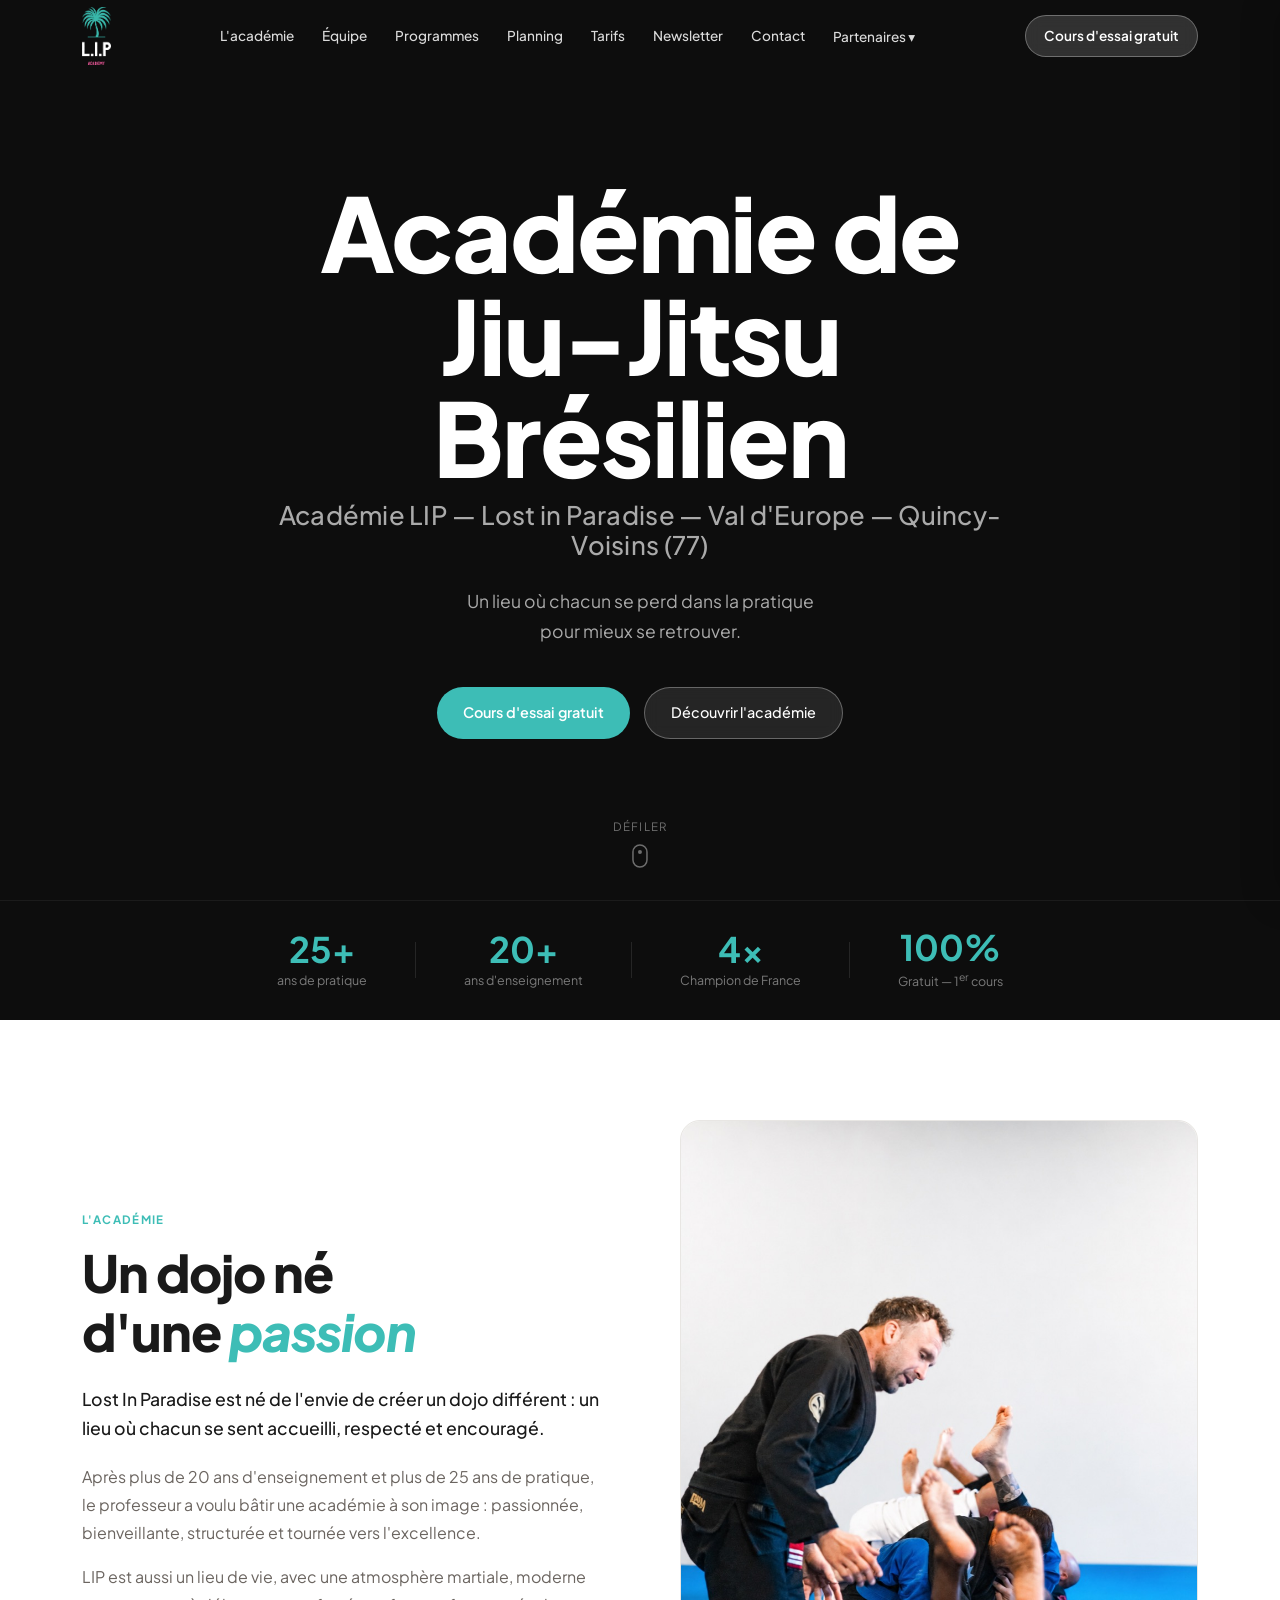
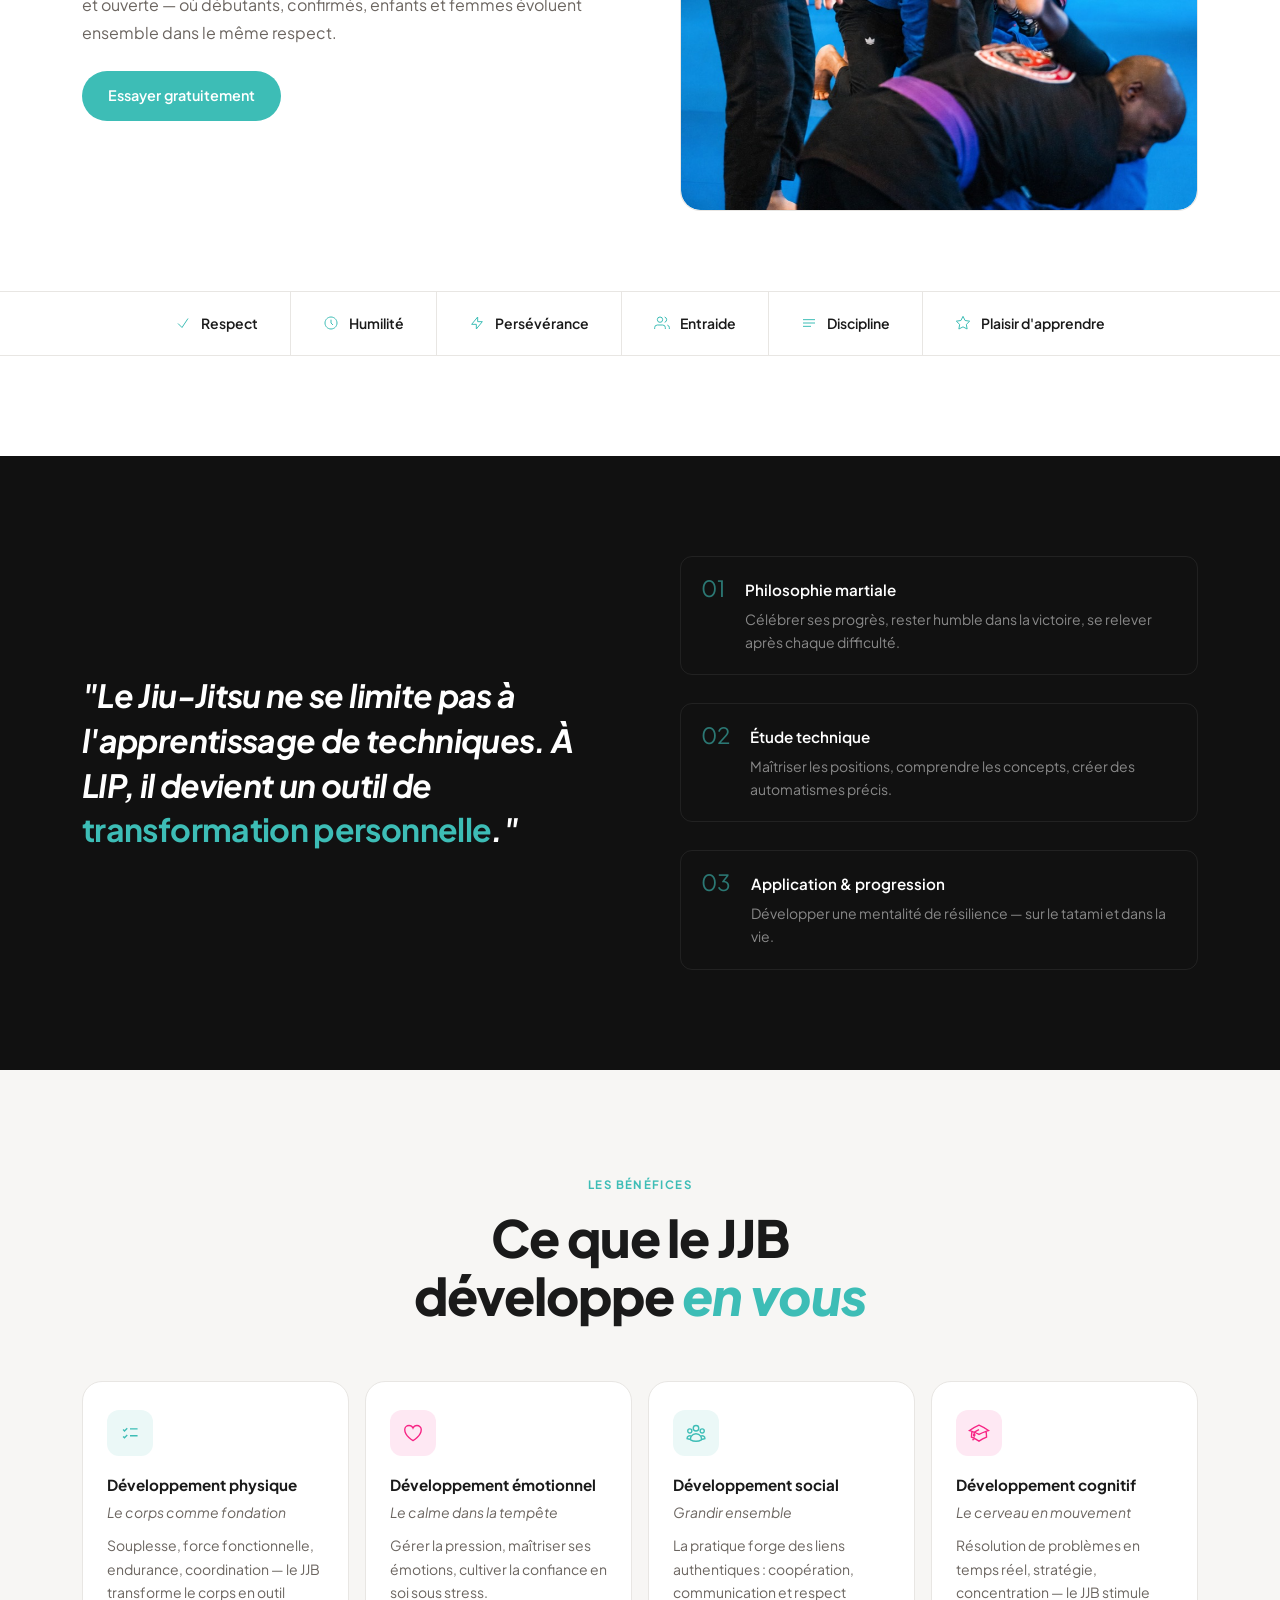
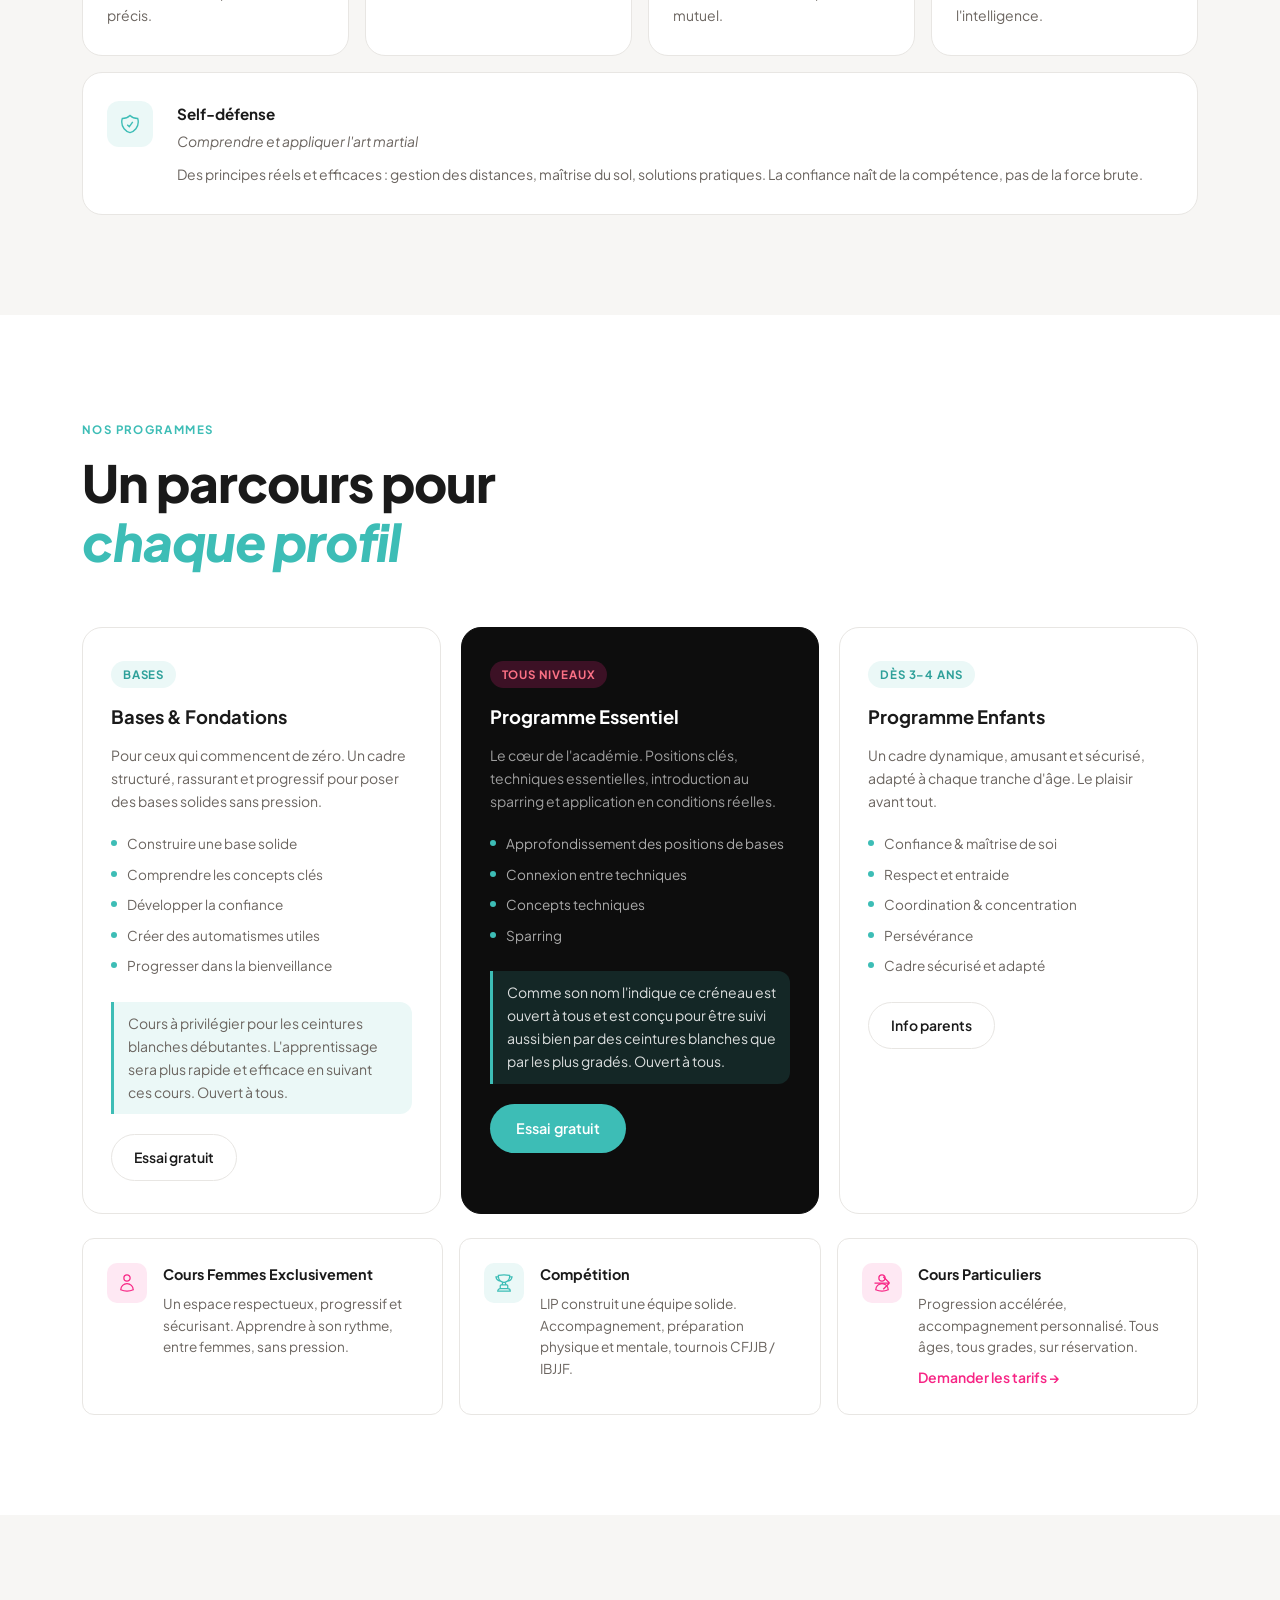
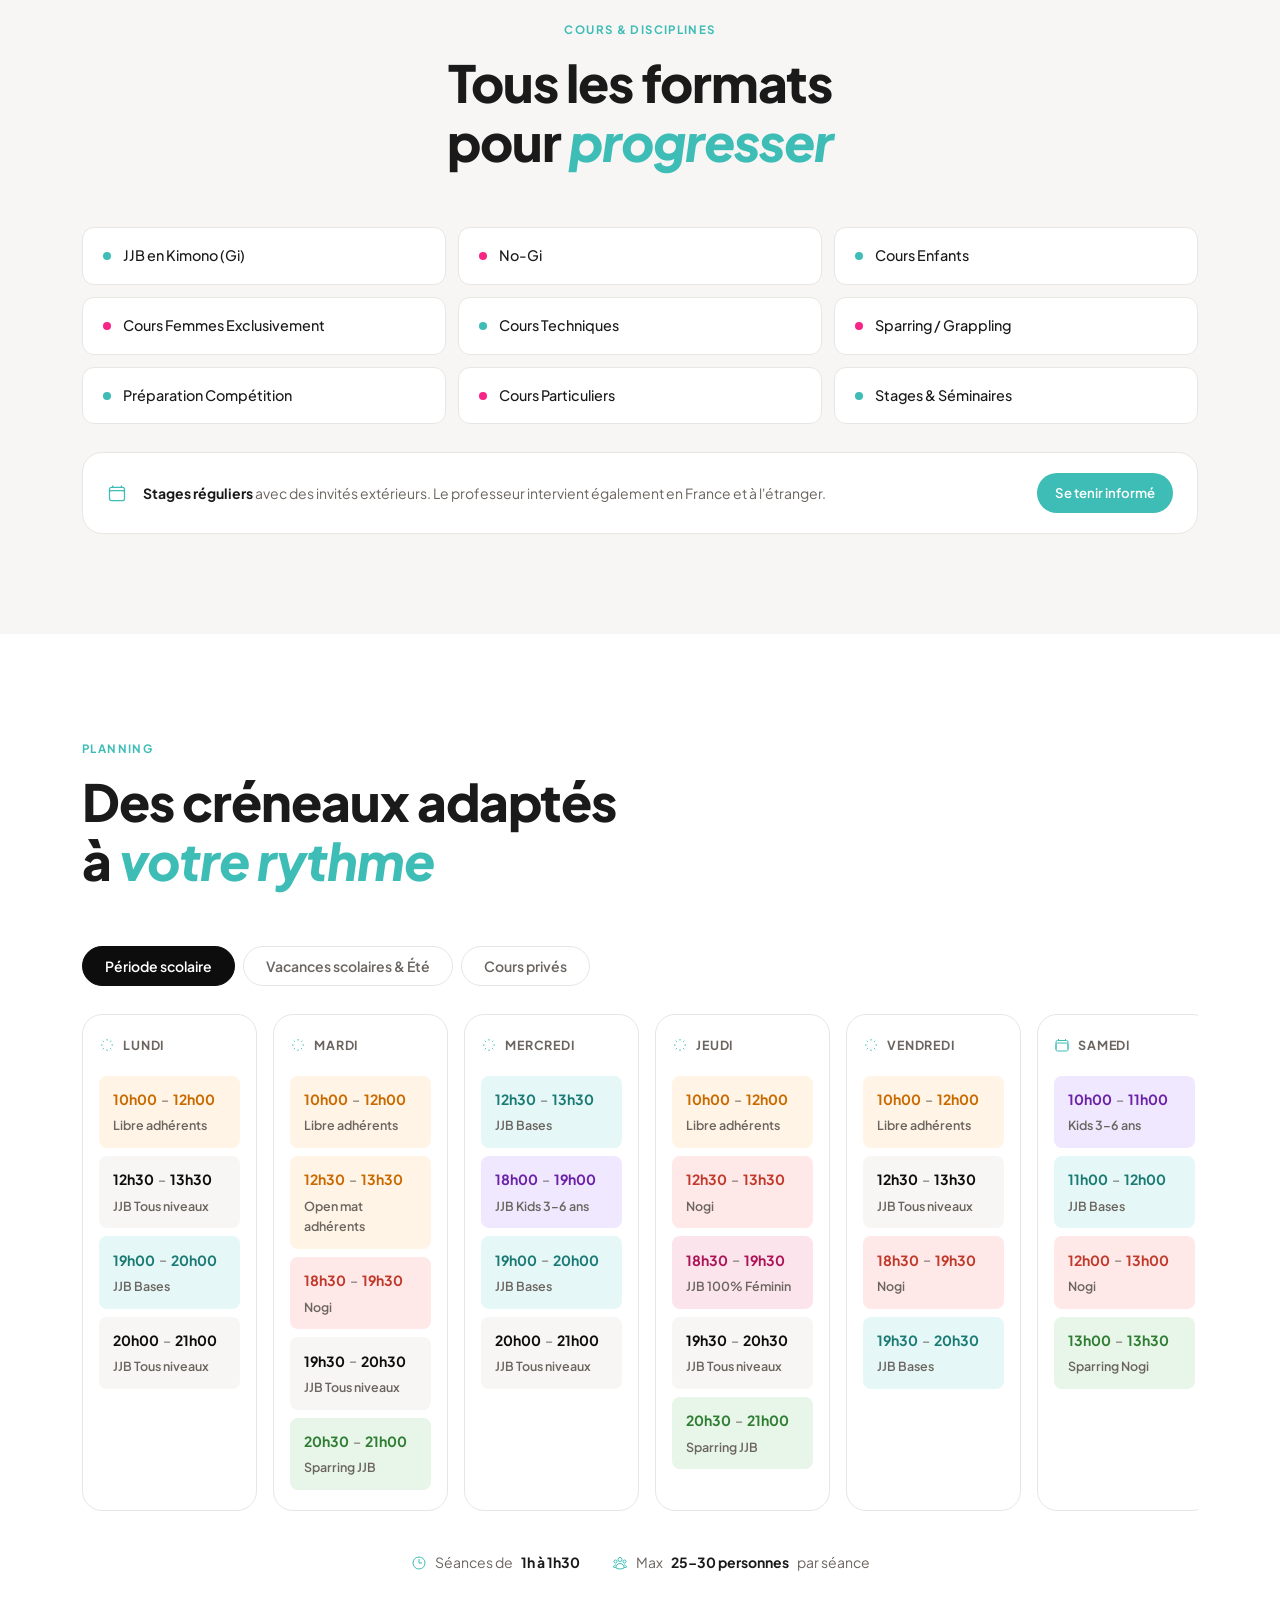
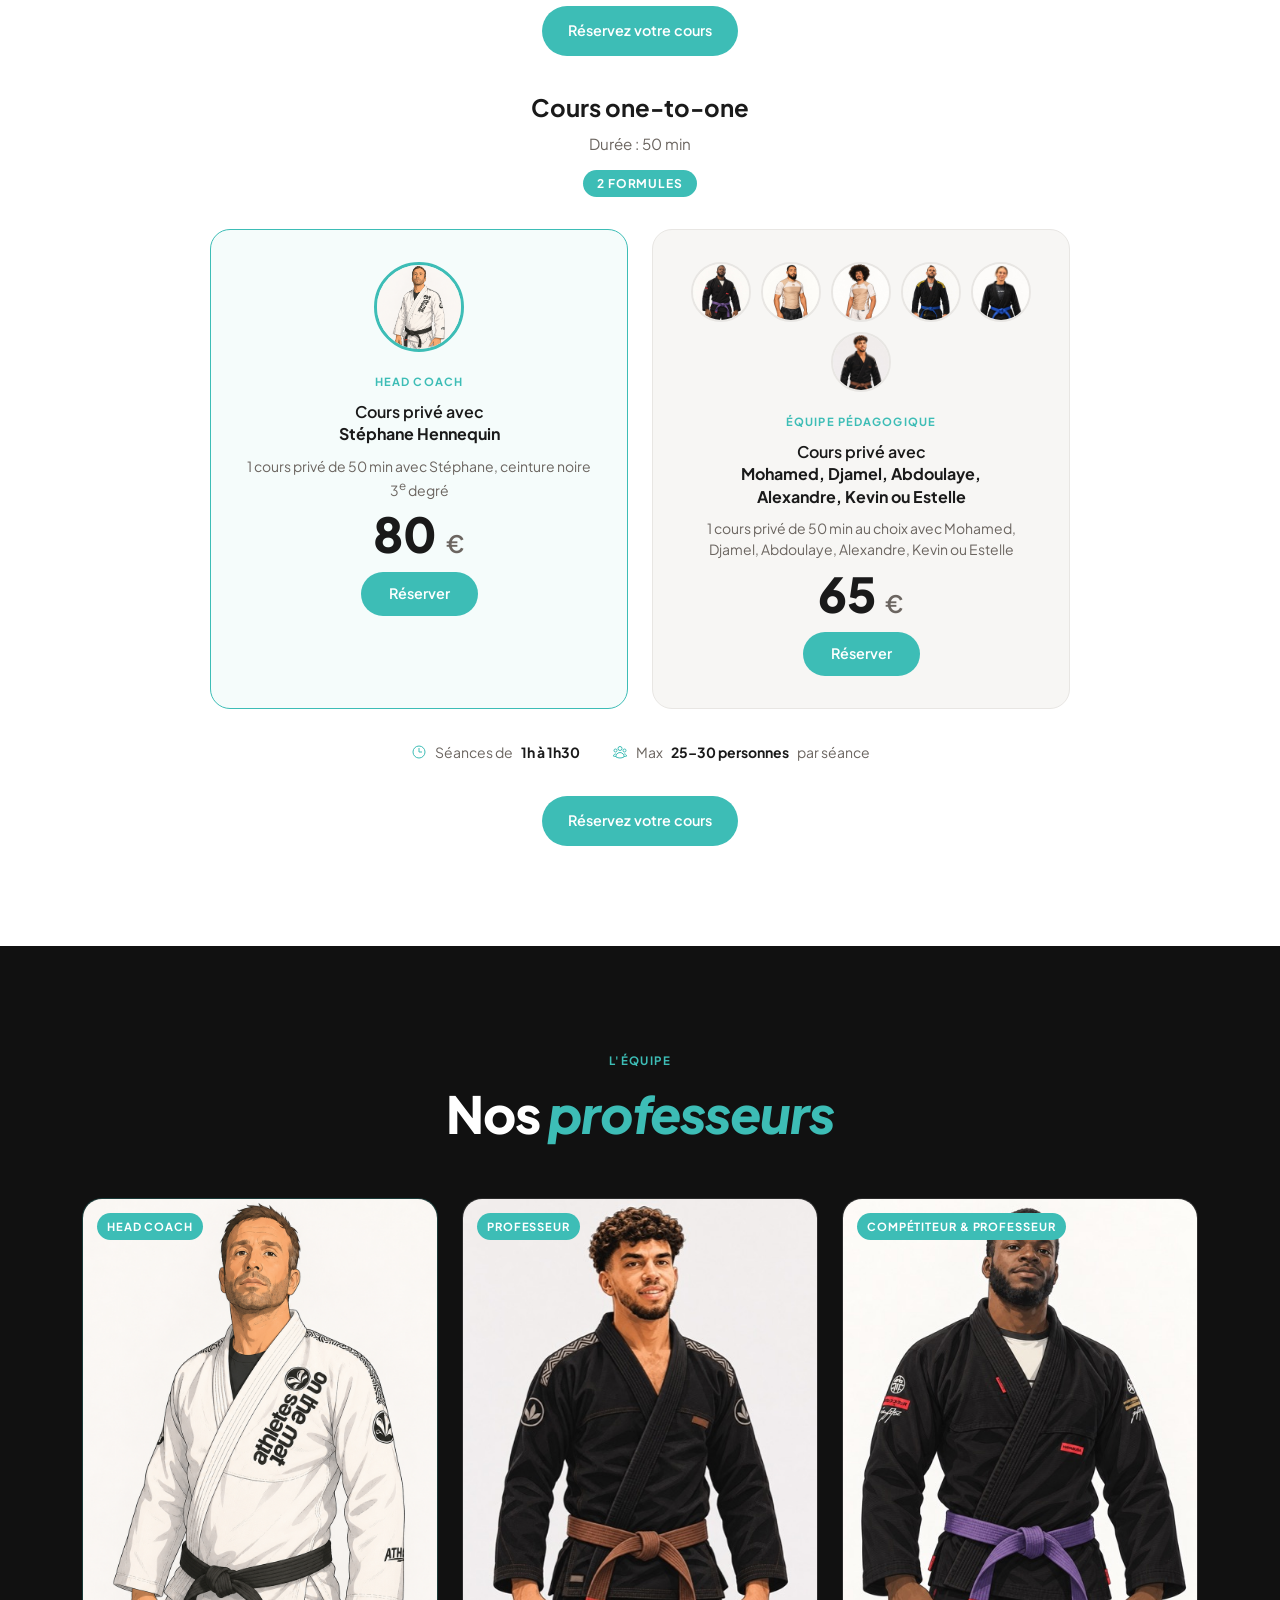
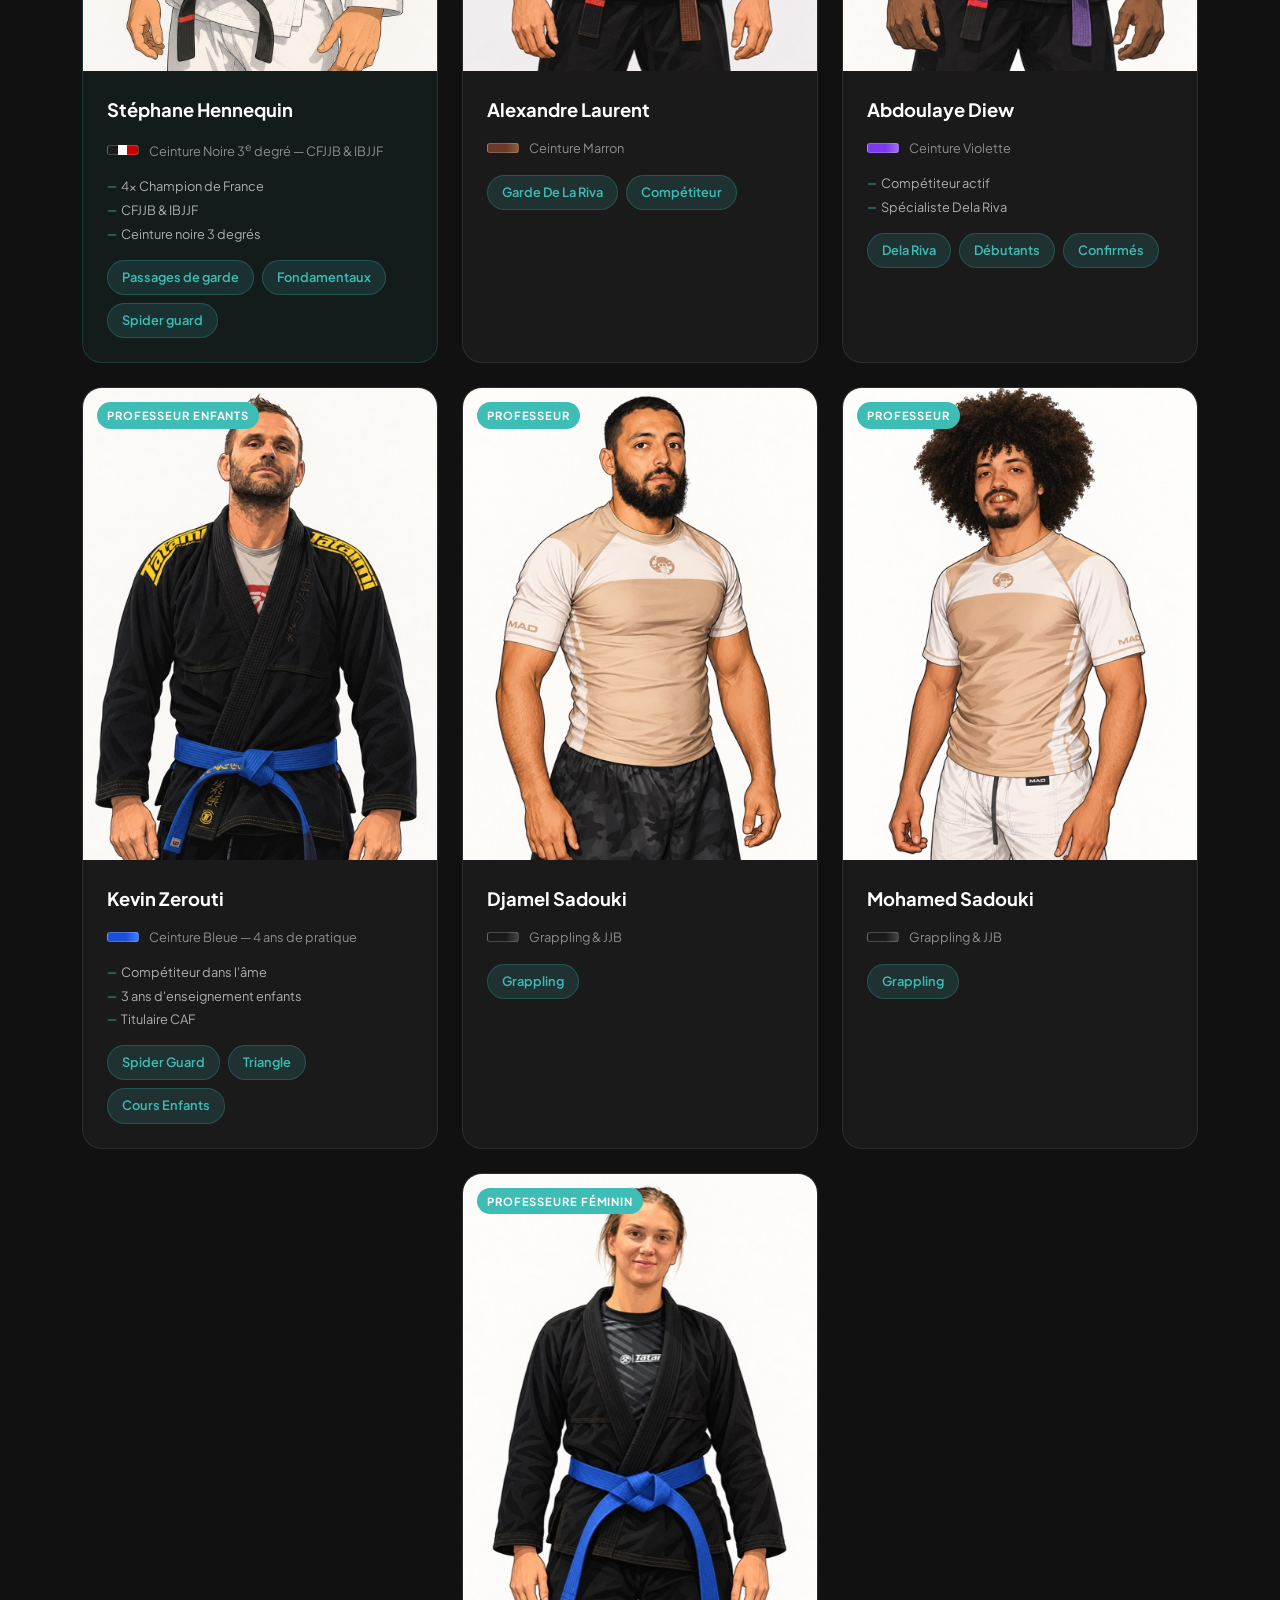
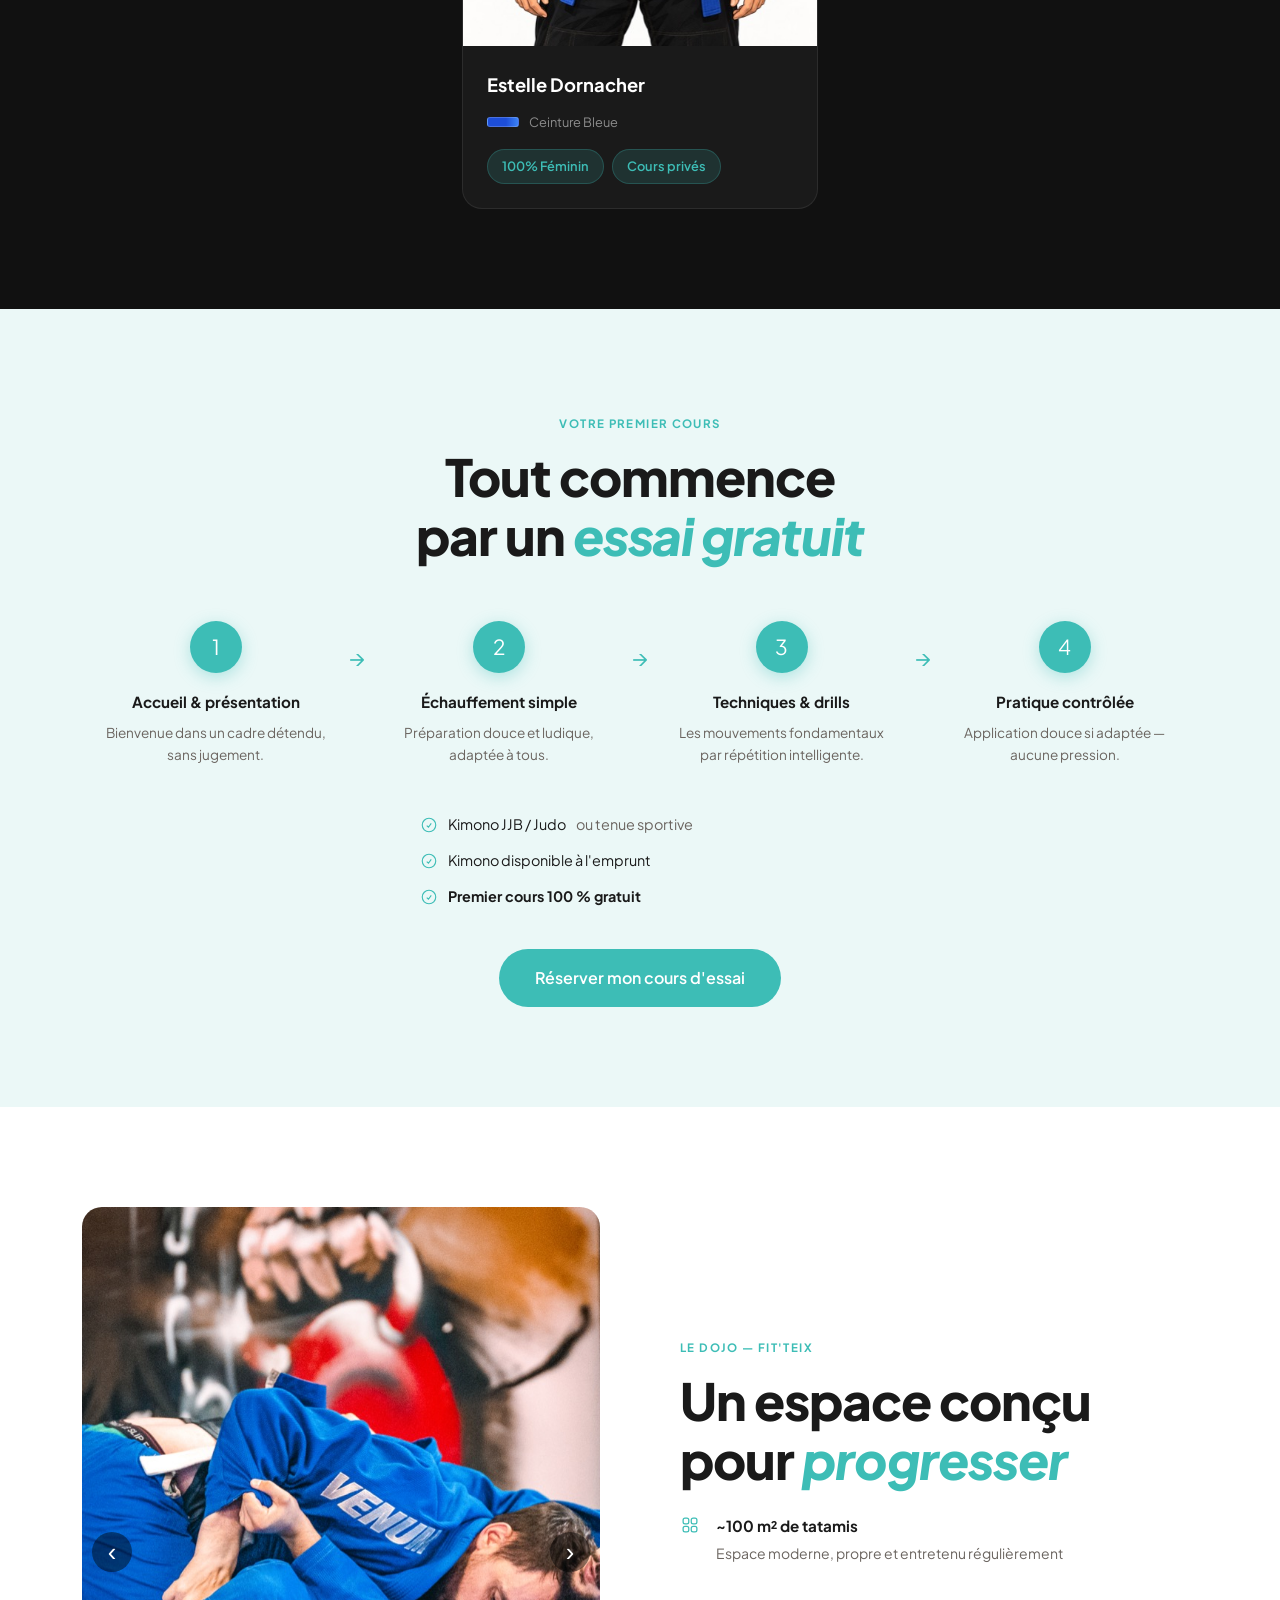
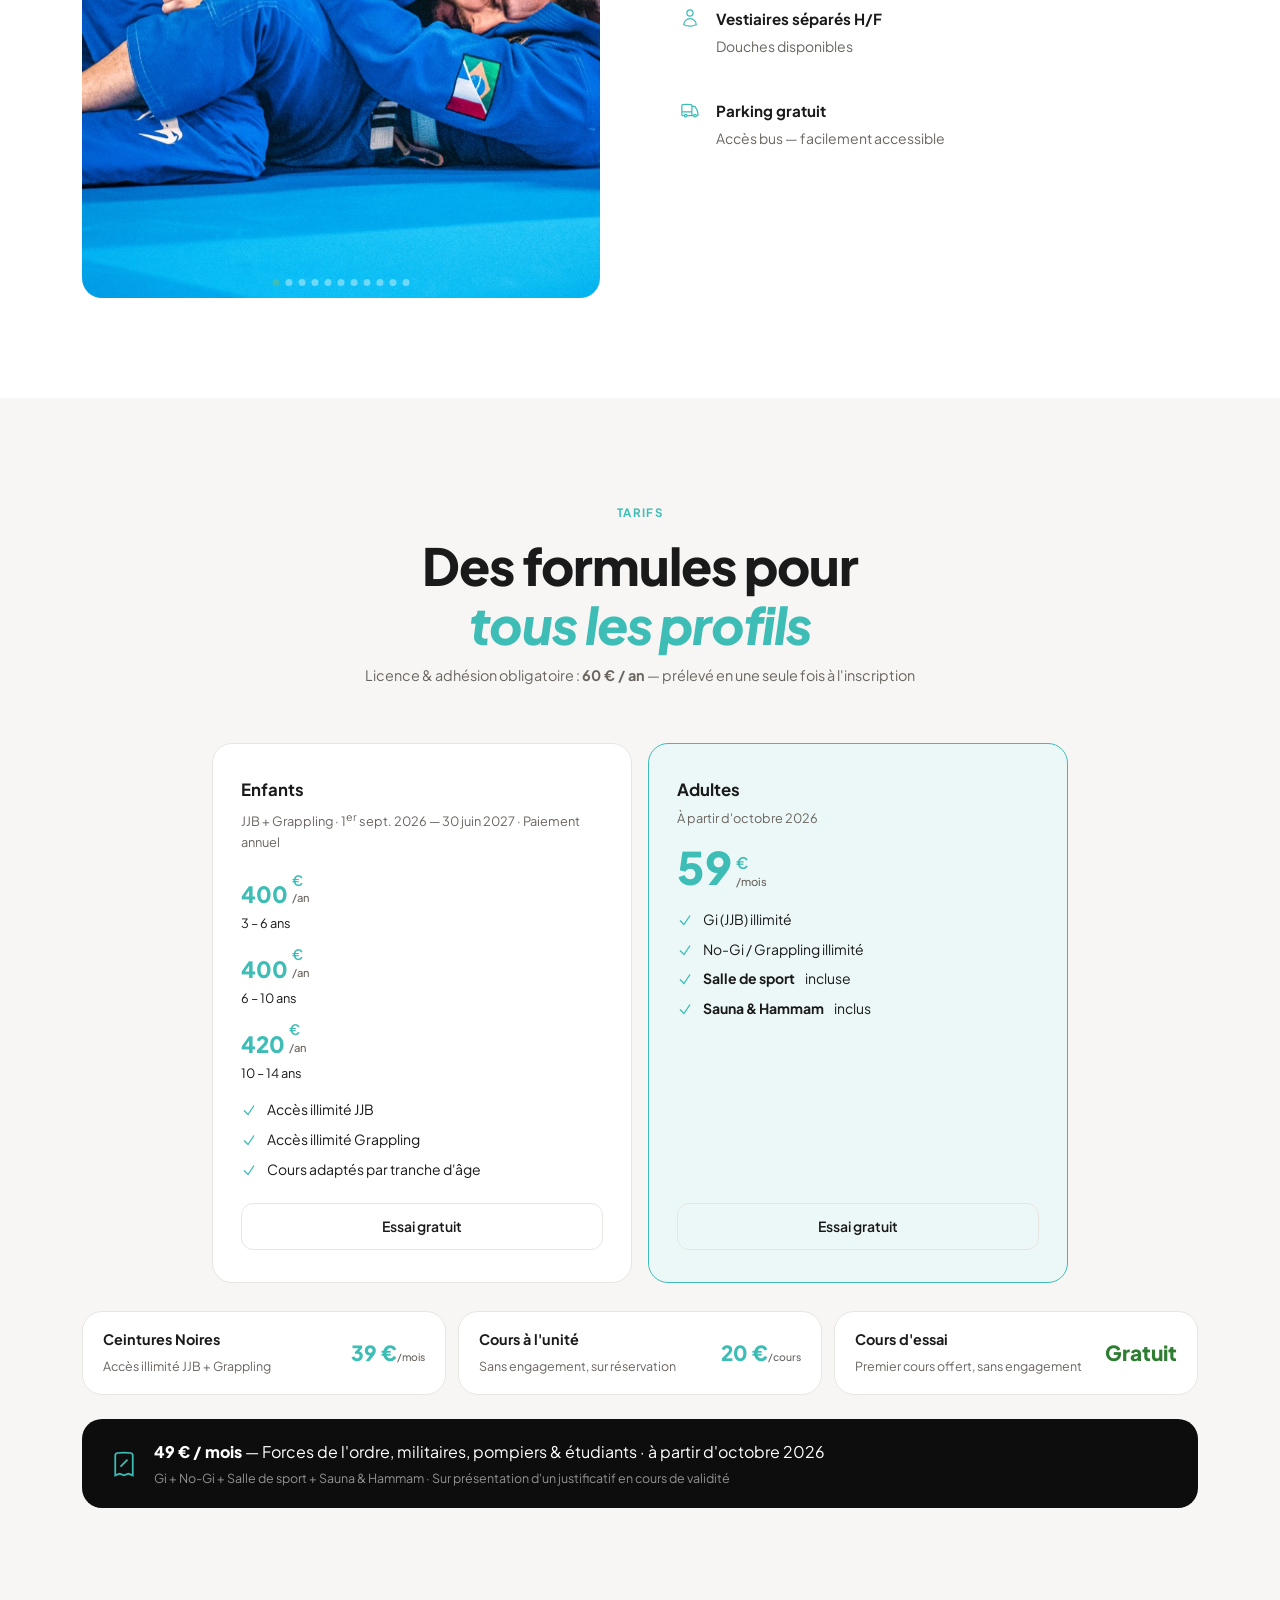
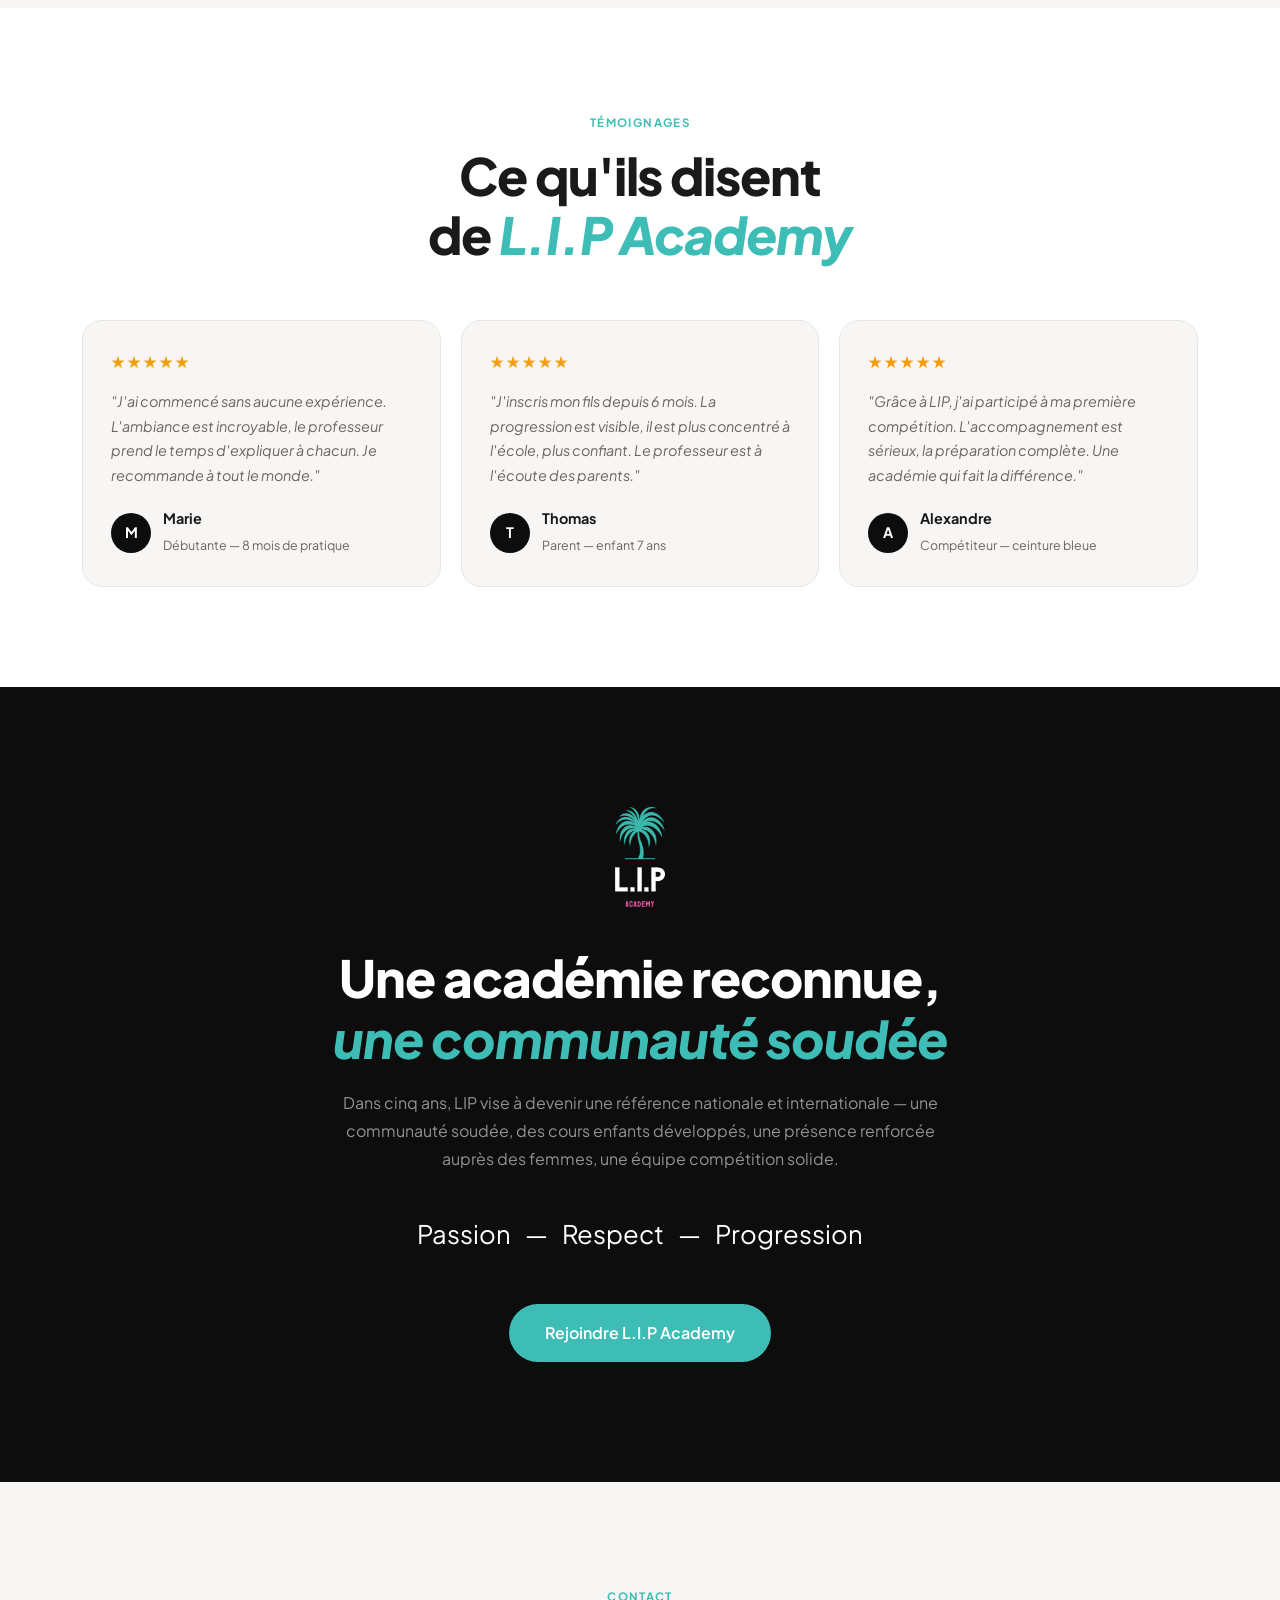
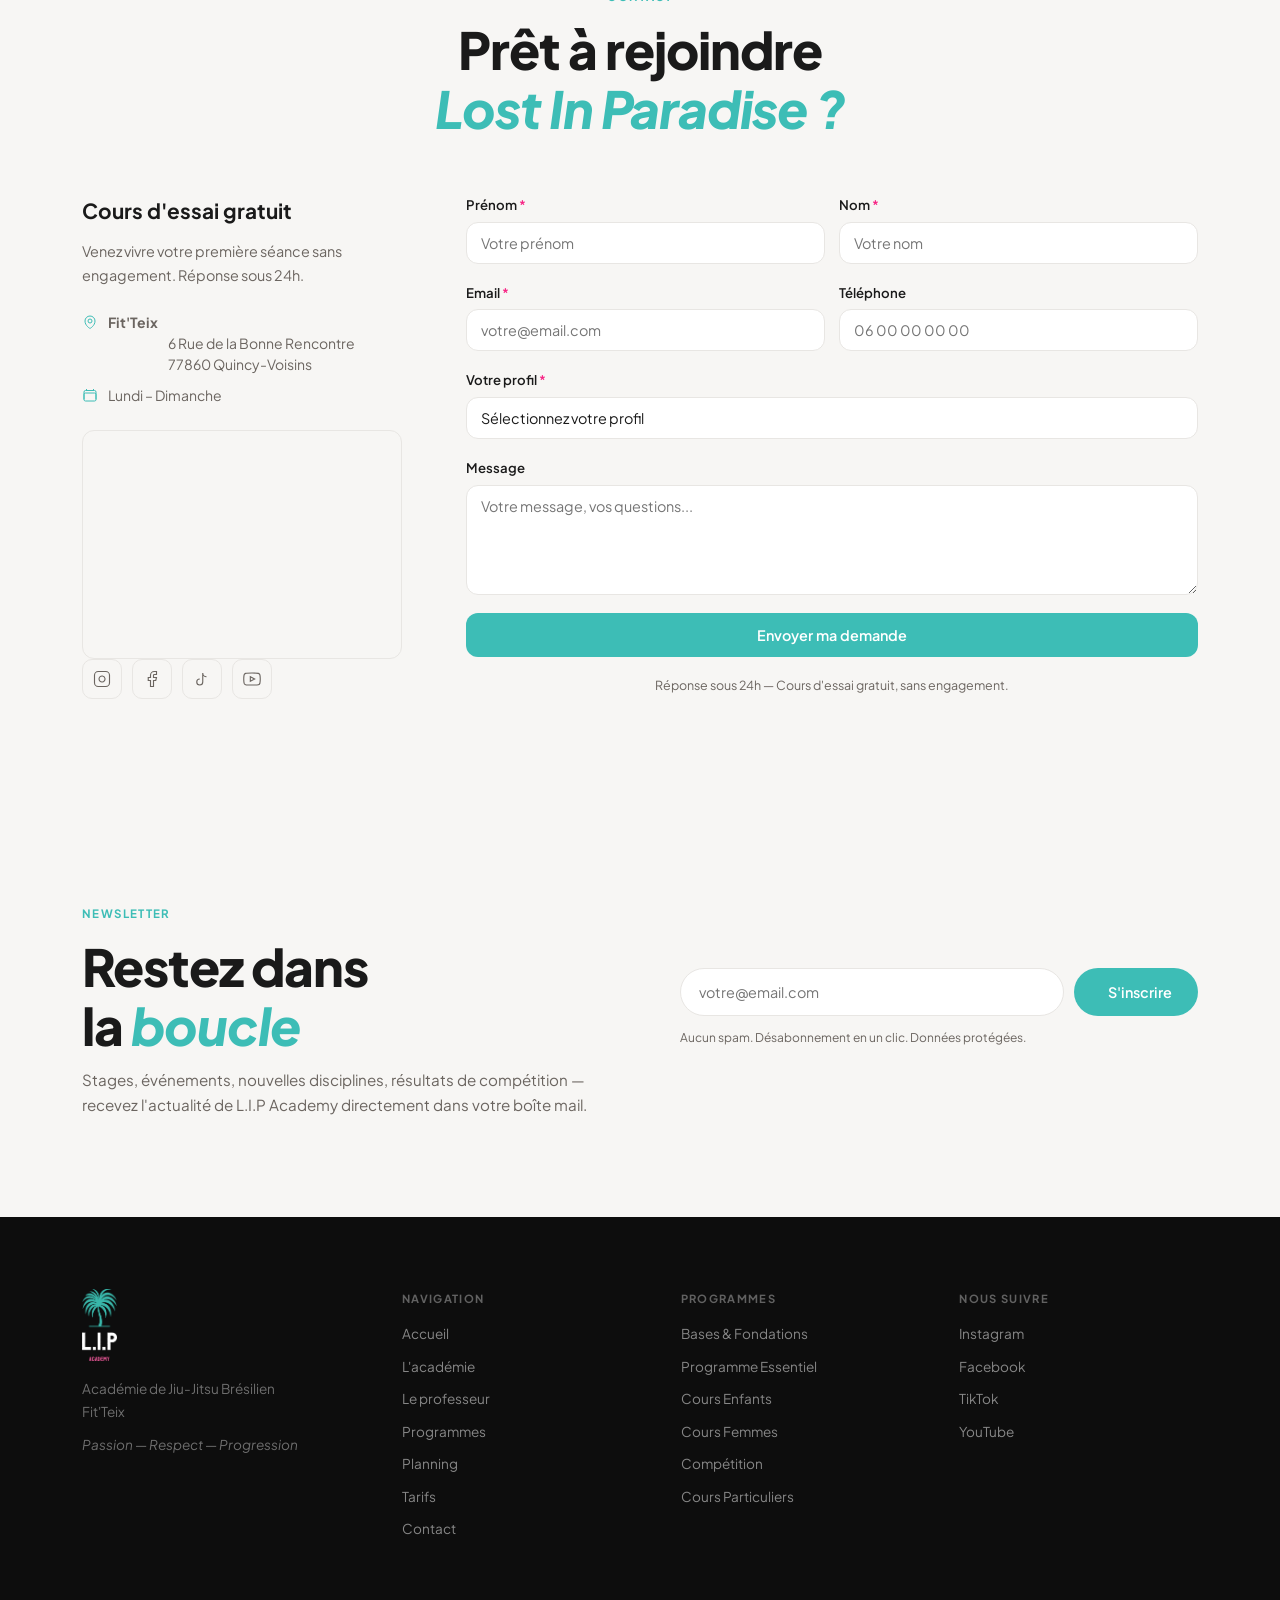
<file: index.html>
<!DOCTYPE html>
<html lang="fr">
<head>
  <meta charset="UTF-8">
  <meta name="viewport" content="width=device-width, initial-scale=1.0">
  <title>Jiu-Jitsu Brésilien Val d'Europe — L.I.P Academy | Cours BJJ Meaux (77)</title>
  <meta name="description" content="Cours de Jiu-Jitsu Brésilien à Val d'Europe (Quincy-Voisins, 77). L.I.P Academy — BJJ adultes, enfants, No-Gi, self-défense. Entraîneur 4× Champion de France. 1er cours gratuit.">
  <meta name="keywords" content="jiu-jitsu brésilien val d'europe, BJJ val d'europe, cours JJB 77, jujitsu brésilien Meaux, cours jiu-jitsu Chessy, jiu-jitsu Serris, jiu-jitsu Lagny-sur-Marne, jiu-jitsu Esbly, No-Gi val d'europe, self-défense val d'europe, arts martiaux val d'europe, club BJJ Seine-et-Marne, Fit'Teix, Lost In Paradise, LIP Academy, Quincy-Voisins">
  <meta name="robots" content="index, follow">
  <meta name="google-site-verification" content="SsqwtW0q764EBVGic84U3VmIkKIHRMrtqTTZucFKKec">
  <link rel="icon" type="image/png" sizes="512x512" href="lip-favicon-512.png">
  <link rel="apple-touch-icon" href="lip-favicon-512.png">
  <meta name="author" content="L.I.P Academy — Stéphane Hennequin">
  <link rel="canonical" href="https://lip-academie.com/">

  <!-- Open Graph -->
  <meta property="og:title" content="Jiu-Jitsu Brésilien Val d'Europe — L.I.P Academy">
  <meta property="og:description" content="Cours de BJJ à Val d'Europe et Meaux (77). Adultes, enfants, No-Gi, self-défense. Entraîneur 4× Champion de France. 1er cours gratuit.">
  <meta property="og:type" content="website">
  <meta property="og:url" content="https://lip-academie.com/">
  <meta property="og:locale" content="fr_FR">
  <meta property="og:site_name" content="L.I.P Academy">
  <meta property="og:image" content="https://lip-academie.com/img-prof-dojo.png">
  <meta property="og:image:width" content="1536">
  <meta property="og:image:height" content="1024">
  <meta property="og:image:alt" content="L.I.P Academy — Cours de Jiu-Jitsu Brésilien à Val d'Europe">

  <!-- Twitter Card -->
  <meta name="twitter:card" content="summary_large_image">
  <meta name="twitter:title" content="Jiu-Jitsu Brésilien Val d'Europe — L.I.P Academy">
  <meta name="twitter:description" content="Cours de BJJ à Val d'Europe et Meaux (77). 1er cours gratuit.">
  <meta name="twitter:image" content="https://lip-academie.com/img-prof-dojo.png">

  <!-- Schema.org JSON-LD -->
  <script type="application/ld+json">
  {
    "@context": "https://schema.org",
    "@type": "SportsClub",
    "name": "L.I.P Academy — Lost In Paradise Jiujitsu",
    "alternateName": ["LIP Academy", "Lost In Paradise BJJ"],
    "description": "Académie de Jiu-Jitsu Brésilien à Quincy-Voisins, secteur Val d'Europe (77). Cours adultes, enfants, No-Gi, self-défense. Entraîneur 4× Champion de France.",
    "url": "https://lip-academie.com/",
    "telephone": "",
    "email": "stephanehennequin@hotmail.com",
    "address": {
      "@type": "PostalAddress",
      "streetAddress": "6 Rue de la Bonne Rencontre",
      "addressLocality": "Quincy-Voisins",
      "postalCode": "77860",
      "addressCountry": "FR",
      "addressRegion": "Seine-et-Marne"
    },
    "geo": {
      "@type": "GeoCoordinates",
      "latitude": "48.9025",
      "longitude": "2.8800"
    },
    "areaServed": [
      "Val d'Europe", "Chessy", "Serris", "Marne-la-Vallée", "Lagny-sur-Marne", "Esbly", "Meaux", "Seine-et-Marne"
    ],
    "sport": ["Jiu-Jitsu Brésilien", "BJJ", "No-Gi", "Grappling", "Self-défense"],
    "founder": {
      "@type": "Person",
      "name": "Stéphane Hennequin",
      "jobTitle": "Head Coach",
      "description": "Ceinture noire 3e degré, 4× Champion de France CFJJB"
    },
    "openingHoursSpecification": [
      { "@type": "OpeningHoursSpecification", "dayOfWeek": "Monday", "opens": "12:30", "closes": "21:00" },
      { "@type": "OpeningHoursSpecification", "dayOfWeek": "Tuesday", "opens": "18:00", "closes": "21:00" },
      { "@type": "OpeningHoursSpecification", "dayOfWeek": "Wednesday", "opens": "09:30", "closes": "21:00" },
      { "@type": "OpeningHoursSpecification", "dayOfWeek": "Thursday", "opens": "12:30", "closes": "21:00" },
      { "@type": "OpeningHoursSpecification", "dayOfWeek": "Friday", "opens": "18:00", "closes": "20:00" },
      { "@type": "OpeningHoursSpecification", "dayOfWeek": "Saturday", "opens": "10:00", "closes": "12:30" },
      { "@type": "OpeningHoursSpecification", "dayOfWeek": "Sunday", "opens": "10:00", "closes": "11:30" }
    ],
    "priceRange": "€€",
    "currenciesAccepted": "EUR",
    "sameAs": []
  }
  </script>
  <link rel="preconnect" href="https://fonts.googleapis.com">
  <link rel="preconnect" href="https://fonts.gstatic.com" crossorigin>
  <link href="https://fonts.googleapis.com/css2?family=Plus+Jakarta+Sans:ital,wght@0,300;0,400;0,500;0,600;0,700;0,800;1,400&display=swap" rel="stylesheet">
  <link rel="stylesheet" href="styles.css?v=35">
</head>
<body>
<div class="site-wrapper">

  <!-- ===== NAV ===== -->
  <header class="nav" id="nav">
    <div class="nav-inner">
      <a href="#top" class="nav-logo">
        <img src="logo-color.png" alt="L.I.P Academy" class="logo-img logo-light">
        <img src="logo-dark.png" alt="L.I.P Academy" class="logo-img logo-dark-img">
      </a>
      <nav class="nav-links" id="nav-links">
        <a href="#academie">L'académie</a>
        <a href="#professeur">Équipe</a>
        <a href="#programmes">Programmes</a>
        <a href="#planning">Planning</a>
        <a href="#tarifs">Tarifs</a>
        <a href="#newsletter">Newsletter</a>
        <a href="#contact">Contact</a>
        <div class="nav-dropdown">
          <a href="#" class="nav-dropdown-toggle">Partenaires ▾</a>
          <div class="nav-dropdown-menu">
            <a href="https://www.athletesonthemat.com/" target="_blank" rel="noopener">Athletes on the Mat</a>
            <a href="https://www.cercletissier.com/" target="_blank" rel="noopener">Cercle Tissier</a>
          </div>
        </div>
      </nav>
      <a href="https://app.oss-academy.com/t/893b8af183" target="_blank" rel="noopener" class="nav-cta">Cours d'essai gratuit</a>
      <button class="burger" id="burger" aria-label="Ouvrir le menu" aria-expanded="false">
        <span></span><span></span><span></span>
      </button>
    </div>

  </header>

  <!-- ===== HERO ===== -->
  <section class="hero" id="top">
    <div class="hero-media">
      <video class="hero-video" id="hero-video" autoplay muted loop playsinline preload="auto">
        <source src="video-lip.mp4" type="video/mp4">
      </video>
      <div class="hero-vignette"></div>
    </div>
    <div class="hero-content">
      <h1 class="hero-h1">Académie de Jiu-Jitsu Brésilien</h1>
      <h2 class="hero-h2">Académie LIP — Lost in Paradise — Val d'Europe — Quincy-Voisins (77)</h2>
      <p class="hero-sub">Un lieu où chacun se perd dans la pratique<br>pour mieux se retrouver.</p>
      <div class="hero-actions">
        <a href="https://app.oss-academy.com/t/893b8af183" target="_blank" rel="noopener" class="btn-teal">Cours d'essai gratuit</a>
        <a href="#academie" class="btn-ghost">Découvrir l'académie</a>
      </div>
    </div>
    <div class="hero-scroll">
      <span>Défiler</span>
      <svg width="16" height="24" viewBox="0 0 16 24" fill="none"><rect x="1" y="1" width="14" height="22" rx="7" stroke="currentColor" stroke-width="1.5"/><circle cx="8" cy="8" r="2" fill="currentColor"/></svg>
    </div>
  </section>

  <!-- ===== BANDE STATS ===== -->
  <div class="stats-bar">
    <div class="stats-inner">
      <div class="stat-item"><strong>25+</strong><span>ans de pratique</span></div>
      <div class="stat-divider"></div>
      <div class="stat-item"><strong>20+</strong><span>ans d'enseignement</span></div>
      <div class="stat-divider"></div>
      <div class="stat-item"><strong>4×</strong><span>Champion de France</span></div>
      <div class="stat-divider"></div>
      <div class="stat-item"><strong>100%</strong><span>Gratuit — 1<sup>er</sup> cours</span></div>
    </div>
  </div>

  <!-- ===== ACADÉMIE ===== -->
  <section class="section" id="academie">
    <div class="container">
      <div class="split">
        <div class="split-text">
          <span class="eyebrow">L'académie</span>
          <h2>Un dojo né<br>d'une <em>passion</em></h2>
          <p class="lead">Lost In Paradise est né de l'envie de créer un dojo différent : un lieu où chacun se sent accueilli, respecté et encouragé.</p>
          <p>Après plus de 20 ans d'enseignement et plus de 25 ans de pratique, le professeur a voulu bâtir une académie à son image : passionnée, bienveillante, structurée et tournée vers l'excellence.</p>
          <p>LIP est aussi un lieu de vie, avec une atmosphère martiale, moderne et ouverte — où débutants, confirmés, enfants et femmes évoluent ensemble dans le même respect.</p>
          <a href="https://app.oss-academy.com/t/893b8af183" target="_blank" rel="noopener" class="btn-teal">Essayer gratuitement</a>
        </div>
        <div class="split-visual">
          <div class="photo-frame tall">
            <img src="images/lip-academie-cours.jpg" alt="Cours de Jiu-Jitsu Brésilien à L.I.P Academy — Stéphane Hennequin coach BJJ Val d'Europe Quincy-Voisins 77" style="width:100%;height:100%;object-fit:cover;border-radius:var(--radius-lg);" loading="lazy">
          </div>
        </div>
      </div>
    </div>
    <!-- Valeurs -->
    <div class="valeurs-strip">
      <div class="valeur-item">
        <svg viewBox="0 0 24 24" fill="none" stroke="currentColor" stroke-width="1.5"><path d="M4.5 12.75l6 6 9-13.5"/></svg>
        Respect
      </div>
      <div class="valeur-item">
        <svg viewBox="0 0 24 24" fill="none" stroke="currentColor" stroke-width="1.5"><path d="M12 3c4.97 0 9 4.03 9 9s-4.03 9-9 9-9-4.03-9-9 4.03-9 9-9zm0 4v5l3 3"/></svg>
        Humilité
      </div>
      <div class="valeur-item">
        <svg viewBox="0 0 24 24" fill="none" stroke="currentColor" stroke-width="1.5"><path d="M13 10V3L4 14h7v7l9-11h-7z"/></svg>
        Persévérance
      </div>
      <div class="valeur-item">
        <svg viewBox="0 0 24 24" fill="none" stroke="currentColor" stroke-width="1.5"><path d="M17 21v-2a4 4 0 00-4-4H5a4 4 0 00-4 4v2M9 11a4 4 0 100-8 4 4 0 000 8zM23 21v-2a4 4 0 00-3-3.87M16 3.13a4 4 0 010 7.75"/></svg>
        Entraide
      </div>
      <div class="valeur-item">
        <svg viewBox="0 0 24 24" fill="none" stroke="currentColor" stroke-width="1.5"><path d="M3 7h18M3 12h18M3 17h12"/></svg>
        Discipline
      </div>
      <div class="valeur-item">
        <svg viewBox="0 0 24 24" fill="none" stroke="currentColor" stroke-width="1.5"><path d="M12 2l3.09 6.26L22 9.27l-5 4.87 1.18 6.88L12 17.77l-6.18 3.25L7 14.14 2 9.27l6.91-1.01L12 2z"/></svg>
        Plaisir d'apprendre
      </div>
    </div>
  </section>

  <!-- ===== PHILOSOPHIE ÉDITORIALE ===== -->
  <section class="section-dark editorial" id="philosophie">
    <div class="container">
      <div class="editorial-inner">
        <div class="editorial-quote">
          <blockquote>"Le Jiu-Jitsu ne se limite pas à l'apprentissage de techniques. À LIP, il devient un outil de <em>transformation personnelle</em>."</blockquote>
        </div>
        <div class="editorial-pillars">
          <div class="ep-item">
            <span class="ep-num">01</span>
            <div>
              <h4>Philosophie martiale</h4>
              <p>Célébrer ses progrès, rester humble dans la victoire, se relever après chaque difficulté.</p>
            </div>
          </div>
          <div class="ep-item">
            <span class="ep-num">02</span>
            <div>
              <h4>Étude technique</h4>
              <p>Maîtriser les positions, comprendre les concepts, créer des automatismes précis.</p>
            </div>
          </div>
          <div class="ep-item">
            <span class="ep-num">03</span>
            <div>
              <h4>Application & progression</h4>
              <p>Développer une mentalité de résilience — sur le tatami et dans la vie.</p>
            </div>
          </div>
        </div>
      </div>
    </div>
  </section>

  <!-- ===== BÉNÉFICES ===== -->
  <section class="section bg-off" id="benefices">
    <div class="container">
      <div class="section-head centered">
        <span class="eyebrow">Les bénéfices</span>
        <h2>Ce que le JJB<br>développe <em>en vous</em></h2>
      </div>
      <div class="benefits-grid">
        <div class="benefit-card">
          <div class="bc-icon teal">
            <svg viewBox="0 0 24 24" fill="none" stroke="currentColor" stroke-width="1.5"><path d="M4.5 8.25l1.5 1.5 3-3M4.5 15.75l1.5 1.5 3-3M12 7.5h8.25M12 15h8.25"/></svg>
          </div>
          <h3>Développement physique</h3>
          <p class="bc-sub">Le corps comme fondation</p>
          <p>Souplesse, force fonctionnelle, endurance, coordination — le JJB transforme le corps en outil précis.</p>
        </div>
        <div class="benefit-card">
          <div class="bc-icon rose">
            <svg viewBox="0 0 24 24" fill="none" stroke="currentColor" stroke-width="1.5"><path d="M21 8.25c0-2.485-2.099-4.5-4.688-4.5-1.935 0-3.597 1.126-4.312 2.733-.715-1.607-2.377-2.733-4.313-2.733C5.1 3.75 3 5.765 3 8.25c0 7.22 9 12 9 12s9-4.78 9-12z"/></svg>
          </div>
          <h3>Développement émotionnel</h3>
          <p class="bc-sub">Le calme dans la tempête</p>
          <p>Gérer la pression, maîtriser ses émotions, cultiver la confiance en soi sous stress.</p>
        </div>
        <div class="benefit-card">
          <div class="bc-icon teal">
            <svg viewBox="0 0 24 24" fill="none" stroke="currentColor" stroke-width="1.5"><path d="M18 18.72a9.094 9.094 0 003.741-.479 3 3 0 00-4.682-2.72m.94 3.198l.001.031c0 .225-.012.447-.037.666A11.944 11.944 0 0112 21c-2.17 0-4.207-.576-5.963-1.584A6.062 6.062 0 016 18.719m12 0a5.971 5.971 0 00-.941-3.197m0 0A5.995 5.995 0 0012 12.75a5.995 5.995 0 00-5.058 2.772m0 0a3 3 0 00-4.681 2.72 8.986 8.986 0 003.74.477m.94-3.197a5.971 5.971 0 00-.94 3.197M15 6.75a3 3 0 11-6 0 3 3 0 016 0zm6 3a2.25 2.25 0 11-4.5 0 2.25 2.25 0 014.5 0zm-13.5 0a2.25 2.25 0 11-4.5 0 2.25 2.25 0 014.5 0z"/></svg>
          </div>
          <h3>Développement social</h3>
          <p class="bc-sub">Grandir ensemble</p>
          <p>La pratique forge des liens authentiques : coopération, communication et respect mutuel.</p>
        </div>
        <div class="benefit-card">
          <div class="bc-icon rose">
            <svg viewBox="0 0 24 24" fill="none" stroke="currentColor" stroke-width="1.5"><path d="M4.26 10.147a60.438 60.438 0 00-.491 6.347A48.627 48.627 0 0112 20.904a48.627 48.627 0 018.232-4.41 60.46 60.46 0 00-.491-6.347m-15.482 0a50.57 50.57 0 00-2.658-.813A59.905 59.905 0 0112 3.493a59.902 59.902 0 0110.399 5.84c-.896.248-1.783.52-2.658.814m-15.482 0A50.697 50.697 0 0112 13.489a50.702 50.702 0 017.74-3.342M6.75 15a.75.75 0 100-1.5.75.75 0 000 1.5zm0 0v-3.675A55.378 55.378 0 0112 8.443m-7.007 11.55A5.981 5.981 0 006.75 15.75v-1.5"/></svg>
          </div>
          <h3>Développement cognitif</h3>
          <p class="bc-sub">Le cerveau en mouvement</p>
          <p>Résolution de problèmes en temps réel, stratégie, concentration — le JJB stimule l'intelligence.</p>
        </div>
        <div class="benefit-card benefit-wide">
          <div class="bc-icon teal">
            <svg viewBox="0 0 24 24" fill="none" stroke="currentColor" stroke-width="1.5"><path d="M9 12.75L11.25 15 15 9.75m-3-7.036A11.959 11.959 0 013.598 6 11.99 11.99 0 003 9.749c0 5.592 3.824 10.29 9 11.623 5.176-1.332 9-6.03 9-11.622 0-1.31-.21-2.571-.598-3.751h-.152c-3.196 0-6.1-1.248-8.25-3.285z"/></svg>
          </div>
          <div>
            <h3>Self-défense</h3>
            <p class="bc-sub">Comprendre et appliquer l'art martial</p>
            <p>Des principes réels et efficaces : gestion des distances, maîtrise du sol, solutions pratiques. La confiance naît de la compétence, pas de la force brute.</p>
          </div>
        </div>
      </div>
    </div>
  </section>

  <!-- ===== PROGRAMMES ===== -->
  <section class="section" id="programmes">
    <div class="container">
      <div class="section-head">
        <span class="eyebrow">Nos programmes</span>
        <h2>Un parcours pour<br><em>chaque profil</em></h2>
      </div>
      <div class="prog-grid">
        <div class="prog-card">
          <div class="prog-tag teal">Bases</div>
          <h3>Bases &amp; Fondations</h3>
          <p>Pour ceux qui commencent de zéro. Un cadre structuré, rassurant et progressif pour poser des bases solides sans pression.</p>
          <ul>
            <li>Construire une base solide</li>
            <li>Comprendre les concepts clés</li>
            <li>Développer la confiance</li>
            <li>Créer des automatismes utiles</li>
            <li>Progresser dans la bienveillance</li>
          </ul>
          <p class="prog-note">Cours à privilégier pour les ceintures blanches débutantes. L'apprentissage sera plus rapide et efficace en suivant ces cours. Ouvert à tous.</p>
          <a href="https://app.oss-academy.com/t/893b8af183" target="_blank" rel="noopener" class="btn-outline">Essai gratuit</a>
        </div>
        <div class="prog-card prog-hero">
          <div class="prog-tag rose">Tous niveaux</div>
          <h3>Programme Essentiel</h3>
          <p>Le cœur de l'académie. Positions clés, techniques essentielles, introduction au sparring et application en conditions réelles.</p>
          <ul>
            <li>Approfondissement des positions de bases</li>
            <li>Connexion entre techniques</li>
            <li>Concepts techniques</li>
            <li>Sparring</li>
          </ul>
          <p class="prog-note">Comme son nom l'indique ce créneau est ouvert à tous et est conçu pour être suivi aussi bien par des ceintures blanches que par les plus gradés. Ouvert à tous.</p>
          <a href="https://app.oss-academy.com/t/893b8af183" target="_blank" rel="noopener" class="btn-teal">Essai gratuit</a>
        </div>
        <div class="prog-card">
          <div class="prog-tag teal">Dès 3–4 ans</div>
          <h3>Programme Enfants</h3>
          <p>Un cadre dynamique, amusant et sécurisé, adapté à chaque tranche d'âge. Le plaisir avant tout.</p>
          <ul>
            <li>Confiance &amp; maîtrise de soi</li>
            <li>Respect et entraide</li>
            <li>Coordination &amp; concentration</li>
            <li>Persévérance</li>
            <li>Cadre sécurisé et adapté</li>
          </ul>
          <a href="#contact" class="btn-outline">Info parents</a>
        </div>
      </div>

      <!-- Spéciaux -->
      <div class="specials-grid">
        <div class="special-card">
          <div class="special-icon rose">
            <svg viewBox="0 0 24 24" fill="none" stroke="currentColor" stroke-width="1.5"><path d="M15.75 6a3.75 3.75 0 11-7.5 0 3.75 3.75 0 017.5 0zM4.501 20.118a7.5 7.5 0 0114.998 0A17.933 17.933 0 0112 21.75c-2.676 0-5.216-.584-7.499-1.632z"/></svg>
          </div>
          <div>
            <h4>Cours Femmes Exclusivement</h4>
            <p>Un espace respectueux, progressif et sécurisant. Apprendre à son rythme, entre femmes, sans pression.</p>
          </div>
        </div>
        <div class="special-card">
          <div class="special-icon teal">
            <svg viewBox="0 0 24 24" fill="none" stroke="currentColor" stroke-width="1.5"><path d="M16.5 18.75h-9m9 0a3 3 0 013 3h-15a3 3 0 013-3m9 0v-3.375c0-.621-.503-1.125-1.125-1.125h-.871M7.5 18.75v-3.375c0-.621.504-1.125 1.125-1.125h.872m5.007 0H9.497m5.007 0a7.454 7.454 0 01-.982-3.172M9.497 14.25a7.454 7.454 0 00.981-3.172M5.25 4.236c-.982.143-1.954.317-2.916.52A6.003 6.003 0 007.73 9.728M5.25 4.236V4.5c0 2.108.966 3.99 2.48 5.228M5.25 4.236V2.721C7.456 2.41 9.71 2.25 12 2.25c2.291 0 4.545.16 6.75.47v1.516M7.73 9.728a6.726 6.726 0 002.748 1.35m8.272-6.842V4.5c0 2.108-.966 3.99-2.48 5.228m2.48-5.492a46.32 46.32 0 012.916.52 6.003 6.003 0 01-5.395 4.972m0 0a6.726 6.726 0 01-2.749 1.35m0 0a6.772 6.772 0 01-3.044 0"/></svg>
          </div>
          <div>
            <h4>Compétition</h4>
            <p>LIP construit une équipe solide. Accompagnement, préparation physique et mentale, tournois CFJJB / IBJJF.</p>
          </div>
        </div>
        <div class="special-card">
          <div class="special-icon rose">
            <svg viewBox="0 0 24 24" fill="none" stroke="currentColor" stroke-width="1.5"><path d="M15.75 6a3.75 3.75 0 11-7.5 0 3.75 3.75 0 017.5 0zM4.501 20.118a7.5 7.5 0 0114.998 0A17.933 17.933 0 0112 21.75c-2.676 0-5.216-.584-7.499-1.632z"/><path d="M13.5 4.5L21 12m0 0l-7.5 7.5M21 12H3"/></svg>
          </div>
          <div>
            <h4>Cours Particuliers</h4>
            <p>Progression accélérée, accompagnement personnalisé. Tous âges, tous grades, sur réservation.</p>
            <a href="#contact" class="link-rose">Demander les tarifs →</a>
          </div>
        </div>
      </div>
    </div>
  </section>

  <!-- ===== COURS / DISCIPLINES ===== -->
  <section class="section bg-off" id="cours">
    <div class="container">
      <div class="section-head centered">
        <span class="eyebrow">Cours &amp; disciplines</span>
        <h2>Tous les formats<br>pour <em>progresser</em></h2>
      </div>
      <div class="disciplines-list">
        <div class="disc-item"><span class="disc-dot teal"></span><span>JJB en Kimono (Gi)</span></div>
        <div class="disc-item"><span class="disc-dot rose"></span><span>No-Gi</span></div>
        <div class="disc-item"><span class="disc-dot teal"></span><span>Cours Enfants</span></div>
        <div class="disc-item"><span class="disc-dot rose"></span><span>Cours Femmes Exclusivement</span></div>
        <div class="disc-item"><span class="disc-dot teal"></span><span>Cours Techniques</span></div>
        <div class="disc-item"><span class="disc-dot rose"></span><span>Sparring / Grappling</span></div>
        <div class="disc-item"><span class="disc-dot teal"></span><span>Préparation Compétition</span></div>
        <div class="disc-item"><span class="disc-dot rose"></span><span>Cours Particuliers</span></div>
        <div class="disc-item"><span class="disc-dot teal"></span><span>Stages &amp; Séminaires</span></div>
      </div>
      <div class="stages-note">
        <svg viewBox="0 0 24 24" fill="none" stroke="currentColor" stroke-width="1.5"><path d="M6.75 3v2.25M17.25 3v2.25M3 18.75V7.5a2.25 2.25 0 012.25-2.25h13.5A2.25 2.25 0 0121 7.5v11.25m-18 0A2.25 2.25 0 005.25 21h13.5A2.25 2.25 0 0021 18.75m-18 0v-7.5A2.25 2.25 0 015.25 9h13.5A2.25 2.25 0 0121 11.25v7.5"/></svg>
        <p><strong>Stages réguliers</strong> avec des invités extérieurs. Le professeur intervient également en France et à l'étranger.</p>
        <a href="#contact" class="btn-teal btn-sm">Se tenir informé</a>
      </div>
    </div>
  </section>

  <!-- ===== PLANNING ===== -->
  <section class="section" id="planning">
    <div class="container">
      <div class="section-head">
        <span class="eyebrow">Planning</span>
        <h2>Des créneaux adaptés<br>à <em>votre rythme</em></h2>
      </div>
      <!-- Planning tabs -->
      <div class="planning-tabs">
        <button class="ptab active" data-tab="normal">Période scolaire</button>
        <button class="ptab" data-tab="vacances">Vacances scolaires &amp; Été</button>
        <button class="ptab" data-tab="prives">Cours privés</button>
      </div>

      <!-- Vacances / Été -->
      <div class="planning-wrap hidden" id="tab-vacances">
        <!-- Lundi -->
        <div class="planning-block">
          <h4 class="planning-label">
            <svg viewBox="0 0 24 24" fill="none" stroke="currentColor" stroke-width="1.5"><path d="M12 3v2.25m6.364.386l-1.591 1.591M21 12h-2.25m-.386 6.364l-1.591-1.591M12 18.75V21m-4.773-4.227l-1.591 1.591M5.25 12H3m4.227-4.773L5.636 5.636"/></svg>
            Lundi
          </h4>
          <div class="time-slots">
            <div class="time-slot">
              <div class="ts-time"><strong>12h30</strong><span>–</span><strong>13h30</strong></div>
              <em>JJB Tous niveaux</em>
            </div>
            <div class="time-slot tag-openmat">
              <div class="ts-time"><strong>19h00</strong><span>–</span><strong>20h30</strong></div>
              <em>Open mat adhérents</em>
            </div>
          </div>
        </div>
        <!-- Mardi -->
        <div class="planning-block">
          <h4 class="planning-label">
            <svg viewBox="0 0 24 24" fill="none" stroke="currentColor" stroke-width="1.5"><path d="M12 3v2.25m6.364.386l-1.591 1.591M21 12h-2.25m-.386 6.364l-1.591-1.591M12 18.75V21m-4.773-4.227l-1.591 1.591M5.25 12H3m4.227-4.773L5.636 5.636"/></svg>
            Mardi
          </h4>
          <div class="time-slots">
            <div class="time-slot tag-openmat">
              <div class="ts-time"><strong>12h30</strong><span>–</span><strong>13h30</strong></div>
              <em>Open mat adhérents</em>
            </div>
            <div class="time-slot">
              <div class="ts-time"><strong>19h00</strong><span>–</span><strong>20h30</strong></div>
              <em>JJB Tous niveaux</em>
            </div>
          </div>
        </div>
        <!-- Mercredi -->
        <div class="planning-block">
          <h4 class="planning-label">
            <svg viewBox="0 0 24 24" fill="none" stroke="currentColor" stroke-width="1.5"><path d="M12 3v2.25m6.364.386l-1.591 1.591M21 12h-2.25m-.386 6.364l-1.591-1.591M12 18.75V21m-4.773-4.227l-1.591 1.591M5.25 12H3m4.227-4.773L5.636 5.636"/></svg>
            Mercredi
          </h4>
          <div class="time-slots">
            <div class="time-slot tag-bases">
              <div class="ts-time"><strong>12h30</strong><span>–</span><strong>13h30</strong></div>
              <em>JJB Bases</em>
            </div>
            <div class="time-slot">
              <div class="ts-time"><strong>19h00</strong><span>–</span><strong>20h30</strong></div>
              <em>JJB Tous niveaux</em>
            </div>
          </div>
        </div>
        <!-- Jeudi -->
        <div class="planning-block">
          <h4 class="planning-label">
            <svg viewBox="0 0 24 24" fill="none" stroke="currentColor" stroke-width="1.5"><path d="M12 3v2.25m6.364.386l-1.591 1.591M21 12h-2.25m-.386 6.364l-1.591-1.591M12 18.75V21m-4.773-4.227l-1.591 1.591M5.25 12H3m4.227-4.773L5.636 5.636"/></svg>
            Jeudi
          </h4>
          <div class="time-slots">
            <div class="time-slot tag-openmat">
              <div class="ts-time"><strong>12h30</strong><span>–</span><strong>13h30</strong></div>
              <em>Open mat adhérents</em>
            </div>
            <div class="time-slot tag-openmat">
              <div class="ts-time"><strong>19h00</strong><span>–</span><strong>20h30</strong></div>
              <em>Open mat adhérents</em>
            </div>
          </div>
        </div>
        <!-- Vendredi -->
        <div class="planning-block">
          <h4 class="planning-label">
            <svg viewBox="0 0 24 24" fill="none" stroke="currentColor" stroke-width="1.5"><path d="M12 3v2.25m6.364.386l-1.591 1.591M21 12h-2.25m-.386 6.364l-1.591-1.591M12 18.75V21m-4.773-4.227l-1.591 1.591M5.25 12H3m4.227-4.773L5.636 5.636"/></svg>
            Vendredi
          </h4>
          <div class="time-slots">
            <div class="time-slot">
              <div class="ts-time"><strong>12h30</strong><span>–</span><strong>13h30</strong></div>
              <em>JJB Tous niveaux</em>
            </div>
            <div class="time-slot">
              <div class="ts-time"><strong>19h00</strong><span>–</span><strong>20h30</strong></div>
              <em>JJB Tous niveaux</em>
            </div>
          </div>
        </div>
        <!-- Samedi -->
        <div class="planning-block">
          <h4 class="planning-label">
            <svg viewBox="0 0 24 24" fill="none" stroke="currentColor" stroke-width="1.5"><path d="M6.75 3v2.25M17.25 3v2.25M3 18.75V7.5a2.25 2.25 0 012.25-2.25h13.5A2.25 2.25 0 0121 7.5v11.25m-18 0A2.25 2.25 0 005.25 21h13.5A2.25 2.25 0 0021 18.75m-18 0v-7.5A2.25 2.25 0 015.25 9h13.5A2.25 2.25 0 0121 11.25v7.5"/></svg>
            Samedi
          </h4>
          <div class="time-slots">
            <div class="time-slot tag-grappling">
              <div class="ts-time"><strong>11h00</strong><span>–</span><strong>12h30</strong></div>
              <em>Grappling</em>
            </div>
          </div>
        </div>
        <!-- Dimanche -->
        <div class="planning-block">
          <h4 class="planning-label">
            <svg viewBox="0 0 24 24" fill="none" stroke="currentColor" stroke-width="1.5"><path d="M6.75 3v2.25M17.25 3v2.25M3 18.75V7.5a2.25 2.25 0 012.25-2.25h13.5A2.25 2.25 0 0121 7.5v11.25m-18 0A2.25 2.25 0 005.25 21h13.5A2.25 2.25 0 0021 18.75m-18 0v-7.5A2.25 2.25 0 015.25 9h13.5A2.25 2.25 0 0121 11.25v7.5"/></svg>
            Dimanche
          </h4>
          <div class="time-slots">
            <div class="time-slot">
              <div class="ts-time"><strong>10h00</strong><span>–</span><strong>11h30</strong></div>
              <em>JJB Tous niveaux</em>
            </div>
          </div>
        </div>
      </div>

      <!-- Période scolaire -->
      <div class="planning-wrap seven-cols" id="tab-normal">
        <!-- Lundi -->
        <div class="planning-block">
          <h4 class="planning-label">
            <svg viewBox="0 0 24 24" fill="none" stroke="currentColor" stroke-width="1.5"><path d="M12 3v2.25m6.364.386l-1.591 1.591M21 12h-2.25m-.386 6.364l-1.591-1.591M12 18.75V21m-4.773-4.227l-1.591 1.591M5.25 12H3m4.227-4.773L5.636 5.636"/></svg>
            Lundi
          </h4>
          <div class="time-slots">
            <div class="time-slot tag-openmat">
              <div class="ts-time"><strong>10h00</strong><span>–</span><strong>12h00</strong></div>
              <em>Libre adhérents</em>
            </div>
            <div class="time-slot">
              <div class="ts-time"><strong>12h30</strong><span>–</span><strong>13h30</strong></div>
              <em>JJB Tous niveaux</em>
            </div>
            <div class="time-slot tag-bases">
              <div class="ts-time"><strong>19h00</strong><span>–</span><strong>20h00</strong></div>
              <em>JJB Bases</em>
            </div>
            <div class="time-slot">
              <div class="ts-time"><strong>20h00</strong><span>–</span><strong>21h00</strong></div>
              <em>JJB Tous niveaux</em>
            </div>
          </div>
        </div>
        <!-- Mardi -->
        <div class="planning-block">
          <h4 class="planning-label">
            <svg viewBox="0 0 24 24" fill="none" stroke="currentColor" stroke-width="1.5"><path d="M12 3v2.25m6.364.386l-1.591 1.591M21 12h-2.25m-.386 6.364l-1.591-1.591M12 18.75V21m-4.773-4.227l-1.591 1.591M5.25 12H3m4.227-4.773L5.636 5.636"/></svg>
            Mardi
          </h4>
          <div class="time-slots">
            <div class="time-slot tag-openmat">
              <div class="ts-time"><strong>10h00</strong><span>–</span><strong>12h00</strong></div>
              <em>Libre adhérents</em>
            </div>
            <div class="time-slot tag-openmat">
              <div class="ts-time"><strong>12h30</strong><span>–</span><strong>13h30</strong></div>
              <em>Open mat adhérents</em>
            </div>
            <div class="time-slot tag-nogi">
              <div class="ts-time"><strong>18h30</strong><span>–</span><strong>19h30</strong></div>
              <em>Nogi</em>
            </div>
            <div class="time-slot">
              <div class="ts-time"><strong>19h30</strong><span>–</span><strong>20h30</strong></div>
              <em>JJB Tous niveaux</em>
            </div>
            <div class="time-slot tag-sparring">
              <div class="ts-time"><strong>20h30</strong><span>–</span><strong>21h00</strong></div>
              <em>Sparring JJB</em>
            </div>
          </div>
        </div>
        <!-- Mercredi -->
        <div class="planning-block">
          <h4 class="planning-label">
            <svg viewBox="0 0 24 24" fill="none" stroke="currentColor" stroke-width="1.5"><path d="M12 3v2.25m6.364.386l-1.591 1.591M21 12h-2.25m-.386 6.364l-1.591-1.591M12 18.75V21m-4.773-4.227l-1.591 1.591M5.25 12H3m4.227-4.773L5.636 5.636"/></svg>
            Mercredi
          </h4>
          <div class="time-slots">
            <div class="time-slot tag-bases">
              <div class="ts-time"><strong>12h30</strong><span>–</span><strong>13h30</strong></div>
              <em>JJB Bases</em>
            </div>
            <div class="time-slot tag-petits">
              <div class="ts-time"><strong>18h00</strong><span>–</span><strong>19h00</strong></div>
              <em>JJB Kids 3–6 ans</em>
            </div>
            <div class="time-slot tag-bases">
              <div class="ts-time"><strong>19h00</strong><span>–</span><strong>20h00</strong></div>
              <em>JJB Bases</em>
            </div>
            <div class="time-slot">
              <div class="ts-time"><strong>20h00</strong><span>–</span><strong>21h00</strong></div>
              <em>JJB Tous niveaux</em>
            </div>
          </div>
        </div>
        <!-- Jeudi -->
        <div class="planning-block">
          <h4 class="planning-label">
            <svg viewBox="0 0 24 24" fill="none" stroke="currentColor" stroke-width="1.5"><path d="M12 3v2.25m6.364.386l-1.591 1.591M21 12h-2.25m-.386 6.364l-1.591-1.591M12 18.75V21m-4.773-4.227l-1.591 1.591M5.25 12H3m4.227-4.773L5.636 5.636"/></svg>
            Jeudi
          </h4>
          <div class="time-slots">
            <div class="time-slot tag-openmat">
              <div class="ts-time"><strong>10h00</strong><span>–</span><strong>12h00</strong></div>
              <em>Libre adhérents</em>
            </div>
            <div class="time-slot tag-nogi">
              <div class="ts-time"><strong>12h30</strong><span>–</span><strong>13h30</strong></div>
              <em>Nogi</em>
            </div>
            <div class="time-slot tag-femmes">
              <div class="ts-time"><strong>18h30</strong><span>–</span><strong>19h30</strong></div>
              <em>JJB 100% Féminin</em>
            </div>
            <div class="time-slot">
              <div class="ts-time"><strong>19h30</strong><span>–</span><strong>20h30</strong></div>
              <em>JJB Tous niveaux</em>
            </div>
            <div class="time-slot tag-sparring">
              <div class="ts-time"><strong>20h30</strong><span>–</span><strong>21h00</strong></div>
              <em>Sparring JJB</em>
            </div>
          </div>
        </div>
        <!-- Vendredi -->
        <div class="planning-block">
          <h4 class="planning-label">
            <svg viewBox="0 0 24 24" fill="none" stroke="currentColor" stroke-width="1.5"><path d="M12 3v2.25m6.364.386l-1.591 1.591M21 12h-2.25m-.386 6.364l-1.591-1.591M12 18.75V21m-4.773-4.227l-1.591 1.591M5.25 12H3m4.227-4.773L5.636 5.636"/></svg>
            Vendredi
          </h4>
          <div class="time-slots">
            <div class="time-slot tag-openmat">
              <div class="ts-time"><strong>10h00</strong><span>–</span><strong>12h00</strong></div>
              <em>Libre adhérents</em>
            </div>
            <div class="time-slot">
              <div class="ts-time"><strong>12h30</strong><span>–</span><strong>13h30</strong></div>
              <em>JJB Tous niveaux</em>
            </div>
            <div class="time-slot tag-nogi">
              <div class="ts-time"><strong>18h30</strong><span>–</span><strong>19h30</strong></div>
              <em>Nogi</em>
            </div>
            <div class="time-slot tag-bases">
              <div class="ts-time"><strong>19h30</strong><span>–</span><strong>20h30</strong></div>
              <em>JJB Bases</em>
            </div>
          </div>
        </div>
        <!-- Samedi -->
        <div class="planning-block">
          <h4 class="planning-label">
            <svg viewBox="0 0 24 24" fill="none" stroke="currentColor" stroke-width="1.5"><path d="M6.75 3v2.25M17.25 3v2.25M3 18.75V7.5a2.25 2.25 0 012.25-2.25h13.5A2.25 2.25 0 0121 7.5v11.25m-18 0A2.25 2.25 0 005.25 21h13.5A2.25 2.25 0 0021 18.75m-18 0v-7.5A2.25 2.25 0 015.25 9h13.5A2.25 2.25 0 0121 11.25v7.5"/></svg>
            Samedi
          </h4>
          <div class="time-slots">
            <div class="time-slot tag-petits">
              <div class="ts-time"><strong>10h00</strong><span>–</span><strong>11h00</strong></div>
              <em>Kids 3–6 ans</em>
            </div>
            <div class="time-slot tag-bases">
              <div class="ts-time"><strong>11h00</strong><span>–</span><strong>12h00</strong></div>
              <em>JJB Bases</em>
            </div>
            <div class="time-slot tag-nogi">
              <div class="ts-time"><strong>12h00</strong><span>–</span><strong>13h00</strong></div>
              <em>Nogi</em>
            </div>
            <div class="time-slot tag-sparring">
              <div class="ts-time"><strong>13h00</strong><span>–</span><strong>13h30</strong></div>
              <em>Sparring Nogi</em>
            </div>
          </div>
        </div>
        <!-- Dimanche -->
        <div class="planning-block">
          <h4 class="planning-label">
            <svg viewBox="0 0 24 24" fill="none" stroke="currentColor" stroke-width="1.5"><path d="M6.75 3v2.25M17.25 3v2.25M3 18.75V7.5a2.25 2.25 0 012.25-2.25h13.5A2.25 2.25 0 0121 7.5v11.25m-18 0A2.25 2.25 0 005.25 21h13.5A2.25 2.25 0 0021 18.75m-18 0v-7.5A2.25 2.25 0 015.25 9h13.5A2.25 2.25 0 0121 11.25v7.5"/></svg>
            Dimanche
          </h4>
          <div class="time-slots">
            <div class="time-slot tag-bases">
              <div class="ts-time"><strong>10h00</strong><span>–</span><strong>11h00</strong></div>
              <em>JJB Bases</em>
            </div>
            <div class="time-slot">
              <div class="ts-time"><strong>11h00</strong><span>–</span><strong>12h00</strong></div>
              <em>JJB Tous niveaux</em>
            </div>
          </div>
        </div>
      </div>
      <!-- Cours privés -->
      <div class="planning-wrap tab-prives-wrap hidden" id="tab-prives">
        <div class="planning-meta" style="margin-bottom:16px;">
          <span>
            <svg viewBox="0 0 24 24" fill="none" stroke="currentColor" stroke-width="1.5"><path d="M12 6v6h4.5m4.5 0a9 9 0 11-18 0 9 9 0 0118 0z"/></svg>
            Séances de <strong>1h à 1h30</strong>
          </span>
          <span>
            <svg viewBox="0 0 24 24" fill="none" stroke="currentColor" stroke-width="1.5"><path d="M18 18.72a9.094 9.094 0 003.741-.479 3 3 0 00-4.682-2.72m.94 3.198l.001.031c0 .225-.012.447-.037.666A11.944 11.944 0 0112 21c-2.17 0-4.207-.576-5.963-1.584A6.062 6.062 0 016 18.719m12 0a5.971 5.971 0 00-.941-3.197m0 0A5.995 5.995 0 0012 12.75a5.995 5.995 0 00-5.058 2.772m0 0a3 3 0 00-4.681 2.72 8.986 8.986 0 003.74.477m.94-3.197a5.971 5.971 0 00-.94 3.197M15 6.75a3 3 0 11-6 0 3 3 0 016 0zm6 3a2.25 2.25 0 11-4.5 0 2.25 2.25 0 014.5 0zm-13.5 0a2.25 2.25 0 11-4.5 0 2.25 2.25 0 014.5 0z"/></svg>
            Max <strong>25–30 personnes</strong> par séance
          </span>
        </div>
        <div class="planning-cta" style="margin-bottom:32px;">
          <a href="https://www.oss-academy.com/academies/lip" target="_blank" rel="noopener" class="btn-teal">
            Réservez votre cours
          </a>
        </div>
        <div class="prives-header">
          <h3 class="prives-title">Cours one-to-one</h3>
          <p class="prives-sub">Durée : 50 min</p>
          <span class="prives-badge">2 formules</span>
        </div>
        <div class="prives-grid">
          <!-- Head Coach -->
          <div class="prive-card featured">
            <div class="prive-coach">
              <img src="Stephane-hennequin-LIP.png" alt="Stéphane Hennequin Head Coach L.I.P Academy">
            </div>
            <div class="prive-info">
              <span class="prive-label">Head Coach</span>
              <h4>Cours privé avec<br><strong>Stéphane Hennequin</strong></h4>
              <p class="prive-desc">1 cours privé de 50 min avec Stéphane, ceinture noire 3<sup>e</sup> degré</p>
              <div class="prive-price">80 <span>€</span></div>
              <a href="https://www.oss-academy.com/academies/lip" target="_blank" rel="noopener" class="btn-teal prive-btn">Réserver</a>
            </div>
          </div>
          <!-- Autres profs -->
          <div class="prive-card">
            <div class="prive-coaches-row">
              <img src="images/abdoulaye-diew.jpg" alt="Abdoulaye Diew">
              <img src="images/djamel-sadouki.jpg" alt="Djamel Sadouki">
              <img src="images/mohamed-sadouki.jpg" alt="Mohamed Sadouki">
              <img src="images/kevin-zerouti.jpg" alt="Kevin Zerouti">
              <img src="images/estelle-dornacher.jpg" alt="Estelle Dornacher" onerror="this.style.display='none'">
              <img src="images/alexandre-laurent.jpg" alt="Alexandre Laurent">
            </div>
            <div class="prive-info">
              <span class="prive-label">Équipe pédagogique</span>
              <h4>Cours privé avec<br><strong>Mohamed, Djamel, Abdoulaye,<br>Alexandre, Kevin ou Estelle</strong></h4>
              <p class="prive-desc">1 cours privé de 50 min au choix avec Mohamed, Djamel, Abdoulaye, Alexandre, Kevin ou Estelle</p>
              <div class="prive-price">65 <span>€</span></div>
              <a href="https://www.oss-academy.com/academies/lip" target="_blank" rel="noopener" class="btn-teal prive-btn">Réserver</a>
            </div>
          </div>
        </div>
      </div>

      <div class="planning-meta">
        <span>
          <svg viewBox="0 0 24 24" fill="none" stroke="currentColor" stroke-width="1.5"><path d="M12 6v6h4.5m4.5 0a9 9 0 11-18 0 9 9 0 0118 0z"/></svg>
          Séances de <strong>1h à 1h30</strong>
        </span>
        <span>
          <svg viewBox="0 0 24 24" fill="none" stroke="currentColor" stroke-width="1.5"><path d="M18 18.72a9.094 9.094 0 003.741-.479 3 3 0 00-4.682-2.72m.94 3.198l.001.031c0 .225-.012.447-.037.666A11.944 11.944 0 0112 21c-2.17 0-4.207-.576-5.963-1.584A6.062 6.062 0 016 18.719m12 0a5.971 5.971 0 00-.941-3.197m0 0A5.995 5.995 0 0012 12.75a5.995 5.995 0 00-5.058 2.772m0 0a3 3 0 00-4.681 2.72 8.986 8.986 0 003.74.477m.94-3.197a5.971 5.971 0 00-.94 3.197M15 6.75a3 3 0 11-6 0 3 3 0 016 0zm6 3a2.25 2.25 0 11-4.5 0 2.25 2.25 0 014.5 0zm-13.5 0a2.25 2.25 0 11-4.5 0 2.25 2.25 0 014.5 0z"/></svg>
          Max <strong>25–30 personnes</strong> par séance
        </span>
      </div>

      <div class="planning-cta">
        <a href="https://app.oss-academy.com/t/893b8af183" target="_blank" rel="noopener" class="btn-teal">
          Réservez votre cours
        </a>
      </div>

    </div>
  </section>

  <!-- ===== PROFESSEUR ===== -->
  <section class="section-dark" id="professeur">
    <div class="container">
      <div class="section-head centered">
        <span class="eyebrow light">L'équipe</span>
        <h2 class="light">Nos <em>professeurs</em></h2>
      </div>
      <div class="team-grid">

        <!-- Stéphane Hennequin -->
        <div class="team-card featured">
          <div class="team-photo">
            <img src="Stephane-hennequin-LIP.png" alt="Stéphane Hennequin">
            <span class="team-role">Head Coach</span>
          </div>
          <div class="team-info">
            <h3>Stéphane Hennequin</h3>
            <div class="team-belt">
              <div class="belt-visual"></div>
              <span>Ceinture Noire 3<sup>e</sup> degré — CFJJB &amp; IBJJF</span>
            </div>
            <ul class="team-palmares">
              <li>4× Champion de France</li>
              <li>CFJJB &amp; IBJJF</li>
              <li>Ceinture noire 3 degrés</li>
            </ul>
            <div class="spec-pills">
              <span class="pill">Passages de garde</span>
              <span class="pill">Fondamentaux</span>
              <span class="pill">Spider guard</span>
            </div>
          </div>
        </div>

        <!-- Alexandre Laurent -->
        <div class="team-card">
          <div class="team-photo">
            <img src="images/alexandre-laurent.jpg" alt="Alexandre Laurent — Professeur BJJ L.I.P Academy">
            <span class="team-role">Professeur</span>
          </div>
          <div class="team-info">
            <h3>Alexandre Laurent</h3>
            <div class="team-belt">
              <div class="belt-visual" style="background:linear-gradient(90deg,#6b3a2a 60%,#8b5e3c 100%);"></div>
              <span>Ceinture Marron</span>
            </div>
            <div class="spec-pills">
              <span class="pill">Garde De La Riva</span>
              <span class="pill">Compétiteur</span>
            </div>
          </div>
        </div>

        <!-- Abdoulaye Diew -->
        <div class="team-card">
          <div class="team-photo">
            <img src="images/abdoulaye-diew.jpg" alt="Abdoulaye Diew — Compétiteur BJJ L.I.P Academy">
            <span class="team-role">Compétiteur &amp; Professeur</span>
          </div>
          <div class="team-info">
            <h3>Abdoulaye Diew</h3>
            <div class="team-belt">
              <div class="belt-visual" style="background:linear-gradient(90deg,#7c3aed 60%,#9c6fe4 100%);"></div>
              <span>Ceinture Violette</span>
            </div>
            <ul class="team-palmares">
              <li>Compétiteur actif</li>
              <li>Spécialiste Dela Riva</li>
            </ul>
            <div class="spec-pills">
              <span class="pill">Dela Riva</span>
              <span class="pill">Débutants</span>
              <span class="pill">Confirmés</span>
            </div>
          </div>
        </div>

        <!-- Kevin Zerouti -->
        <div class="team-card">
          <div class="team-photo">
            <img src="images/kevin-zerouti.jpg" alt="Kevin Zerouti — Professeur enfants BJJ L.I.P Academy">
            <span class="team-role">Professeur Enfants</span>
          </div>
          <div class="team-info">
            <h3>Kevin Zerouti</h3>
            <div class="team-belt">
              <div class="belt-visual" style="background:linear-gradient(90deg,#1d4ed8 60%,#3b82f6 100%);"></div>
              <span>Ceinture Bleue — 4 ans de pratique</span>
            </div>
            <ul class="team-palmares">
              <li>Compétiteur dans l'âme</li>
              <li>3 ans d'enseignement enfants</li>
              <li>Titulaire CAF</li>
            </ul>
            <div class="spec-pills">
              <span class="pill">Spider Guard</span>
              <span class="pill">Triangle</span>
              <span class="pill">Cours Enfants</span>
            </div>
          </div>
        </div>

        <!-- Djamel Sadouki -->
        <div class="team-card">
          <div class="team-photo">
            <img src="images/djamel-sadouki.jpg" alt="Djamel Sadouki — Professeur BJJ L.I.P Academy">
            <span class="team-role">Professeur</span>
          </div>
          <div class="team-info">
            <h3>Djamel Sadouki</h3>
            <div class="team-belt">
              <div class="belt-visual" style="background:linear-gradient(90deg,#1a1a1a 60%,#444 100%);"></div>
              <span>Grappling &amp; JJB</span>
            </div>
            <div class="spec-pills">
              <span class="pill">Grappling</span>
            </div>
          </div>
        </div>

        <!-- Mohamed Sadouki -->
        <div class="team-card">
          <div class="team-photo">
            <img src="images/mohamed-sadouki.jpg" alt="Mohamed Sadouki — Professeur BJJ L.I.P Academy">
            <span class="team-role">Professeur</span>
          </div>
          <div class="team-info">
            <h3>Mohamed Sadouki</h3>
            <div class="team-belt">
              <div class="belt-visual" style="background:linear-gradient(90deg,#1a1a1a 60%,#444 100%);"></div>
              <span>Grappling &amp; JJB</span>
            </div>
            <div class="spec-pills">
              <span class="pill">Grappling</span>
            </div>
          </div>
        </div>

        <!-- Estelle Dornacher — centrée -->
        <div class="team-card team-card-centered">
          <div class="team-photo">
            <img src="images/estelle-dornacher.jpg" alt="Estelle Dornacher — Professeur JJB 100% Féminin L.I.P Academy" onerror="this.parentElement.querySelector('span').textContent='100% Féminin'">
            <span class="team-role">Professeure Féminin</span>
          </div>
          <div class="team-info">
            <h3>Estelle Dornacher</h3>
            <div class="team-belt">
              <div class="belt-visual" style="background:linear-gradient(90deg,#1d4ed8 60%,#3b82f6 100%);"></div>
              <span>Ceinture Bleue</span>
            </div>
            <div class="spec-pills">
              <span class="pill">100% Féminin</span>
              <span class="pill">Cours privés</span>
            </div>
          </div>
        </div>

      </div>
    </div>
  </section>

  <!-- ===== PREMIÈRE SÉANCE ===== -->
  <section class="section bg-teal-pale" id="premiere-seance">
    <div class="container">
      <div class="section-head centered">
        <span class="eyebrow">Votre premier cours</span>
        <h2>Tout commence<br>par un <em>essai gratuit</em></h2>
      </div>
      <div class="steps-row">
        <div class="step-item">
          <div class="step-circle">1</div>
          <h4>Accueil &amp; présentation</h4>
          <p>Bienvenue dans un cadre détendu, sans jugement.</p>
        </div>
        <div class="step-arrow">→</div>
        <div class="step-item">
          <div class="step-circle">2</div>
          <h4>Échauffement simple</h4>
          <p>Préparation douce et ludique, adaptée à tous.</p>
        </div>
        <div class="step-arrow">→</div>
        <div class="step-item">
          <div class="step-circle">3</div>
          <h4>Techniques &amp; drills</h4>
          <p>Les mouvements fondamentaux par répétition intelligente.</p>
        </div>
        <div class="step-arrow">→</div>
        <div class="step-item">
          <div class="step-circle">4</div>
          <h4>Pratique contrôlée</h4>
          <p>Application douce si adaptée — aucune pression.</p>
        </div>
      </div>
      <div class="seance-info">
        <div class="si-item">
          <svg viewBox="0 0 24 24" fill="none" stroke="currentColor" stroke-width="1.5"><path d="M9 12.75L11.25 15 15 9.75M21 12a9 9 0 11-18 0 9 9 0 0118 0z"/></svg>
          Kimono JJB / Judo <em>ou tenue sportive</em>
        </div>
        <div class="si-item">
          <svg viewBox="0 0 24 24" fill="none" stroke="currentColor" stroke-width="1.5"><path d="M9 12.75L11.25 15 15 9.75M21 12a9 9 0 11-18 0 9 9 0 0118 0z"/></svg>
          Kimono disponible à l'emprunt
        </div>
        <div class="si-item">
          <svg viewBox="0 0 24 24" fill="none" stroke="currentColor" stroke-width="1.5"><path d="M9 12.75L11.25 15 15 9.75M21 12a9 9 0 11-18 0 9 9 0 0118 0z"/></svg>
          <strong>Premier cours 100 % gratuit</strong>
        </div>
      </div>
      <div class="centered-cta">
        <a href="https://app.oss-academy.com/t/893b8af183" target="_blank" rel="noopener" class="btn-teal btn-lg">Réserver mon cours d'essai</a>
      </div>
    </div>
  </section>

  <!-- ===== DOJO ===== -->
  <section class="section" id="dojo">
    <div class="container">
      <div class="split reverse">
        <div class="split-visual">
          <div class="dojo-carousel" id="dojoCarousel">
            <div class="dojo-track" id="dojoTrack">
              <img src="images/dojo/lip-x-fitteix1.jpg"  alt="Dojo L.I.P Academy — Fit'Teix, salle de JJB Quincy-Voisins" loading="lazy">
              <img src="images/dojo/lip-x-fitteix10.jpg" alt="Tatamis L.I.P Academy — espace BJJ Val d'Europe" loading="lazy">
              <img src="images/dojo/lip-x-fitteix12.jpg" alt="Cours Jiu-Jitsu Brésilien Fit'Teix Quincy-Voisins" loading="lazy">
              <img src="images/dojo/lip-x-fitteix14.jpg" alt="Entraînement BJJ L.I.P Academy 77" loading="lazy">
              <img src="images/dojo/lip-x-fitteix20.jpg" alt="Salle de sport Fit'Teix — partenaire LIP Academy" loading="lazy">
              <img src="images/dojo/lip-x-fitteix21.jpg" alt="Cours No-Gi grappling Val d'Europe Seine-et-Marne" loading="lazy">
              <img src="images/dojo/lip-x-fitteix23.jpg" alt="Open mat adhérents L.I.P Academy Quincy-Voisins" loading="lazy">
              <img src="images/dojo/lip-x-fitteix25.jpg" alt="Ambiance dojo BJJ Lost In Paradise Academy" loading="lazy">
              <img src="images/dojo/lip-x-fitteix26.jpg" alt="L.I.P Academy x Fit'Teix — complexe sportif 77" loading="lazy">
              <img src="images/dojo/lip-x-fitteix29.jpg" alt="Tatamis JJB — L.I.P Academy Quincy-Voisins" loading="lazy">
              <img src="images/dojo/lip-x-fitteix32.jpg" alt="Dojo BJJ Seine-et-Marne — cours adultes et enfants" loading="lazy">
            </div>
            <button class="dojo-prev" onclick="dojoSlide(-1)" aria-label="Image précédente">&#8249;</button>
            <button class="dojo-next" onclick="dojoSlide(1)" aria-label="Image suivante">&#8250;</button>
            <div class="dojo-dots" id="dojoDots"></div>
          </div>
        </div>
        <div class="split-text">
          <span class="eyebrow">Le dojo — Fit'Teix</span>
          <h2>Un espace conçu<br>pour <em>progresser</em></h2>
          <div class="dojo-feats">
            <div class="df-row">
              <svg viewBox="0 0 24 24" fill="none" stroke="currentColor" stroke-width="1.5"><path d="M3.75 6A2.25 2.25 0 016 3.75h2.25A2.25 2.25 0 0110.5 6v2.25a2.25 2.25 0 01-2.25 2.25H6a2.25 2.25 0 01-2.25-2.25V6zM3.75 15.75A2.25 2.25 0 016 13.5h2.25a2.25 2.25 0 012.25 2.25V18a2.25 2.25 0 01-2.25 2.25H6A2.25 2.25 0 013.75 18v-2.25zM13.5 6a2.25 2.25 0 012.25-2.25H18A2.25 2.25 0 0120.25 6v2.25A2.25 2.25 0 0118 10.5h-2.25a2.25 2.25 0 01-2.25-2.25V6zM13.5 15.75a2.25 2.25 0 012.25-2.25H18a2.25 2.25 0 012.25 2.25V18A2.25 2.25 0 0118 20.25h-2.25A2.25 2.25 0 0113.5 18v-2.25z"/></svg>
              <div><strong>~100 m² de tatamis</strong><p>Espace moderne, propre et entretenu régulièrement</p></div>
            </div>
            <div class="df-row">
              <svg viewBox="0 0 24 24" fill="none" stroke="currentColor" stroke-width="1.5"><path d="M15.75 6a3.75 3.75 0 11-7.5 0 3.75 3.75 0 017.5 0zM4.501 20.118a7.5 7.5 0 0114.998 0A17.933 17.933 0 0112 21.75c-2.676 0-5.216-.584-7.499-1.632z"/></svg>
              <div><strong>Vestiaires séparés H/F</strong><p>Douches disponibles</p></div>
            </div>
            <div class="df-row">
              <svg viewBox="0 0 24 24" fill="none" stroke="currentColor" stroke-width="1.5"><path d="M8.25 18.75a1.5 1.5 0 01-3 0m3 0a1.5 1.5 0 00-3 0m3 0h6m-9 0H3.375a1.125 1.125 0 01-1.125-1.125V14.25m17.25 4.5a1.5 1.5 0 01-3 0m3 0a1.5 1.5 0 00-3 0m3 0h1.125c.621 0 1.129-.504 1.09-1.124a17.902 17.902 0 00-3.213-9.193 2.056 2.056 0 00-1.58-.86H14.25M16.5 18.75h-2.25m0-11.177v-.958c0-.568-.422-1.048-.987-1.106a48.554 48.554 0 00-10.026 0 1.106 1.106 0 00-.987 1.106v7.635m12-6.677v6.677m0 4.5v-4.5m0 0h-12"/></svg>
              <div><strong>Parking gratuit</strong><p>Accès bus — facilement accessible</p></div>
            </div>
          </div>
        </div>
      </div>
    </div>
  </section>

  <!-- ===== TARIFS ===== -->
  <section class="section bg-off" id="tarifs">
    <div class="container">
      <div class="section-head centered">
        <span class="eyebrow">Tarifs</span>
        <h2>Des formules pour<br><em>tous les profils</em></h2>
        <p class="section-note">Licence &amp; adhésion obligatoire : <strong>60 € / an</strong> — prélevé en une seule fois à l'inscription</p>
      </div>

      <!-- Grille principale -->
      <div class="tarif-grid tarif-grid-2">

        <div class="tarif-card">
          <h4>Enfants</h4>
          <p class="tarif-sub">JJB + Grappling · 1<sup>er</sup> sept. 2026 — 30 juin 2027 · Paiement annuel</p>
          <div class="tarif-val" style="font-size:1.4rem;margin-bottom:4px">400 <span class="tarif-unit" style="font-size:.9rem">€<small>/an</small></span></div>
          <p style="font-size:.8rem;color:var(--text-muted);margin:4px 0 10px">3 – 6 ans</p>
          <div class="tarif-val" style="font-size:1.4rem;margin-bottom:4px">400 <span class="tarif-unit" style="font-size:.9rem">€<small>/an</small></span></div>
          <p style="font-size:.8rem;color:var(--text-muted);margin:4px 0 10px">6 – 10 ans</p>
          <div class="tarif-val" style="font-size:1.4rem;margin-bottom:4px">420 <span class="tarif-unit" style="font-size:.9rem">€<small>/an</small></span></div>
          <p style="font-size:.8rem;color:var(--text-muted);margin:4px 0 16px">10 – 14 ans</p>
          <ul class="tarif-includes">
            <li><svg viewBox="0 0 24 24" fill="none" stroke="currentColor" stroke-width="2"><path d="M4.5 12.75l6 6 9-13.5"/></svg>Accès illimité JJB</li>
            <li><svg viewBox="0 0 24 24" fill="none" stroke="currentColor" stroke-width="2"><path d="M4.5 12.75l6 6 9-13.5"/></svg>Accès illimité Grappling</li>
            <li><svg viewBox="0 0 24 24" fill="none" stroke="currentColor" stroke-width="2"><path d="M4.5 12.75l6 6 9-13.5"/></svg>Cours adaptés par tranche d'âge</li>
          </ul>
          <a href="https://app.oss-academy.com/t/6919457147" target="_blank" rel="noopener" class="btn-outline btn-full">Essai gratuit</a>
        </div>

        <div class="tarif-card tarif-featured">
          <h4>Adultes</h4>
          <p class="tarif-sub">À partir d'octobre 2026</p>
          <div class="tarif-val">59 <span class="tarif-unit">€<small>/mois</small></span></div>
          <ul class="tarif-includes">
            <li><svg viewBox="0 0 24 24" fill="none" stroke="currentColor" stroke-width="2"><path d="M4.5 12.75l6 6 9-13.5"/></svg>Gi (JJB) illimité</li>
            <li><svg viewBox="0 0 24 24" fill="none" stroke="currentColor" stroke-width="2"><path d="M4.5 12.75l6 6 9-13.5"/></svg>No-Gi / Grappling illimité</li>
            <li><svg viewBox="0 0 24 24" fill="none" stroke="currentColor" stroke-width="2"><path d="M4.5 12.75l6 6 9-13.5"/></svg><strong>Salle de sport</strong> incluse</li>
            <li><svg viewBox="0 0 24 24" fill="none" stroke="currentColor" stroke-width="2"><path d="M4.5 12.75l6 6 9-13.5"/></svg><strong>Sauna &amp; Hammam</strong> inclus</li>
          </ul>
          <a href="https://app.oss-academy.com/t/893b8af183" target="_blank" rel="noopener" class="btn-outline btn-full">Essai gratuit</a>
        </div>

      </div>

      <!-- Tarifs secondaires -->
      <div class="tarif-secondary">
        <div class="tarif-mini">
          <div>
            <strong>Ceintures Noires</strong>
            <span>Accès illimité JJB + Grappling</span>
          </div>
          <div class="tarif-mini-val">39 €<small>/mois</small></div>
        </div>
        <div class="tarif-mini">
          <div>
            <strong>Cours à l'unité</strong>
            <span>Sans engagement, sur réservation</span>
          </div>
          <div class="tarif-mini-val">20 €<small>/cours</small></div>
        </div>
        <div class="tarif-mini tarif-mini-free">
          <div>
            <strong>Cours d'essai</strong>
            <span>Premier cours offert, sans engagement</span>
          </div>
          <div class="tarif-mini-val tarif-free">Gratuit</div>
        </div>
      </div>

      <!-- Réduction spéciale -->
      <div class="tarif-reduc-banner">
        <svg viewBox="0 0 24 24" fill="none" stroke="currentColor" stroke-width="1.5"><path d="M9 14.25l6-6m4.5-3.493V21.75l-3.75-1.5-3.75 1.5-3.75-1.5-3.75 1.5V4.757c0-1.108.806-2.057 1.907-2.185a48.507 48.507 0 0111.186 0c1.1.128 1.907 1.077 1.907 2.185z"/></svg>
        <div>
          <strong>49 € / mois</strong> — Forces de l'ordre, militaires, pompiers &amp; étudiants · à partir d'octobre 2026
          <span>Gi + No-Gi + Salle de sport + Sauna &amp; Hammam · Sur présentation d'un justificatif en cours de validité</span>
        </div>
      </div>

    </div>
  </section>

  <!-- ===== TÉMOIGNAGES ===== -->
  <section class="section" id="temoignages">
    <div class="container">
      <div class="section-head centered">
        <span class="eyebrow">Témoignages</span>
        <h2>Ce qu'ils disent<br>de <em>L.I.P Academy</em></h2>
      </div>
      <div class="temo-grid">
        <div class="temo-card">
          <div class="temo-stars">★★★★★</div>
          <p>"J'ai commencé sans aucune expérience. L'ambiance est incroyable, le professeur prend le temps d'expliquer à chacun. Je recommande à tout le monde."</p>
          <div class="temo-author">
            <div class="temo-av">M</div>
            <div><strong>Marie</strong><span>Débutante — 8 mois de pratique</span></div>
          </div>
        </div>
        <div class="temo-card">
          <div class="temo-stars">★★★★★</div>
          <p>"J'inscris mon fils depuis 6 mois. La progression est visible, il est plus concentré à l'école, plus confiant. Le professeur est à l'écoute des parents."</p>
          <div class="temo-author">
            <div class="temo-av">T</div>
            <div><strong>Thomas</strong><span>Parent — enfant 7 ans</span></div>
          </div>
        </div>
        <div class="temo-card">
          <div class="temo-stars">★★★★★</div>
          <p>"Grâce à LIP, j'ai participé à ma première compétition. L'accompagnement est sérieux, la préparation complète. Une académie qui fait la différence."</p>
          <div class="temo-author">
            <div class="temo-av">A</div>
            <div><strong>Alexandre</strong><span>Compétiteur — ceinture bleue</span></div>
          </div>
        </div>
      </div>
    </div>
  </section>

  <!-- ===== VISION ===== -->
  <section class="vision-section">
    <div class="container">
      <div class="vision-wrap">
        <img src="logo-dark.png" alt="LIP Academy" class="vision-logo">
        <h2 class="vision-h2">Une académie reconnue,<br><em>une communauté soudée</em></h2>
        <p>Dans cinq ans, LIP vise à devenir une référence nationale et internationale — une communauté soudée, des cours enfants développés, une présence renforcée auprès des femmes, une équipe compétition solide.</p>
        <div class="mantra">
          <span>Passion</span>
          <span class="mantra-dot">—</span>
          <span>Respect</span>
          <span class="mantra-dot">—</span>
          <span>Progression</span>
        </div>
        <a href="https://app.oss-academy.com/t/893b8af183" target="_blank" rel="noopener" class="btn-teal btn-lg">Rejoindre L.I.P Academy</a>
      </div>
    </div>
  </section>

  <!-- ===== CONTACT ===== -->
  <section class="section bg-off" id="contact">
    <div class="container">
      <div class="section-head centered">
        <span class="eyebrow">Contact</span>
        <h2>Prêt à rejoindre<br><em>Lost In Paradise ?</em></h2>
      </div>
      <div class="contact-wrap">
        <div class="contact-side">
          <h3>Cours d'essai gratuit</h3>
          <p>Venez vivre votre première séance sans engagement. Réponse sous 24h.</p>
          <div class="contact-infos">
            <div class="ci">
              <svg viewBox="0 0 24 24" fill="none" stroke="currentColor" stroke-width="1.5"><path d="M15 10.5a3 3 0 11-6 0 3 3 0 016 0z"/><path d="M19.5 10.5c0 7.142-7.5 11.25-7.5 11.25S4.5 17.642 4.5 10.5a7.5 7.5 0 1115 0z"/></svg>
              <strong>Fit'Teix</strong><br>6 Rue de la Bonne Rencontre<br>77860 Quincy-Voisins
            </div>
            <div class="ci">
              <svg viewBox="0 0 24 24" fill="none" stroke="currentColor" stroke-width="1.5"><path d="M6.75 3v2.25M17.25 3v2.25M3 18.75V7.5a2.25 2.25 0 012.25-2.25h13.5A2.25 2.25 0 0121 7.5v11.25m-18 0A2.25 2.25 0 005.25 21h13.5A2.25 2.25 0 0021 18.75m-18 0v-7.5A2.25 2.25 0 015.25 9h13.5A2.25 2.25 0 0121 11.25v7.5"/></svg>
              Lundi – Dimanche
            </div>
          </div>
          <div class="map-embed">
            <iframe
              src="https://www.google.com/maps/embed?pb=!1m18!1m12!1m3!1d2629.8!2d2.9135!3d48.9035!2m3!1f0!2f0!3f0!3m2!1i1024!2i768!4f13.1!3m3!1m2!1s0x47ee9a3b1b1b1b1b%3A0x0!2s6+Rue+de+la+Bonne+Rencontre%2C+77860+Quincy-Voisins!5e0!3m2!1sfr!2sfr!4v1"
              width="100%" height="220" style="border:0;" allowfullscreen="" loading="lazy" referrerpolicy="no-referrer-when-downgrade"
              title="Fit'Teix — 6 Rue de la Bonne Rencontre, 77860 Quincy-Voisins">
            </iframe>
          </div>
          <div class="socials">
            <a href="#" aria-label="Instagram" class="social-btn">
              <svg viewBox="0 0 24 24" fill="none" stroke="currentColor" stroke-width="1.5"><rect x="2" y="2" width="20" height="20" rx="5"/><path d="M16 11.37A4 4 0 1112.63 8 4 4 0 0116 11.37z"/><line x1="17.5" y1="6.5" x2="17.51" y2="6.5"/></svg>
            </a>
            <a href="#" aria-label="Facebook" class="social-btn">
              <svg viewBox="0 0 24 24" fill="none" stroke="currentColor" stroke-width="1.5"><path d="M18 2h-3a5 5 0 00-5 5v3H7v4h3v8h4v-8h3l1-4h-4V7a1 1 0 011-1h3z"/></svg>
            </a>
            <a href="#" aria-label="TikTok" class="social-btn">
              <svg viewBox="0 0 24 24" fill="none" stroke="currentColor" stroke-width="1.5"><path d="M9 12a4 4 0 104 4V4a5 5 0 005 5"/></svg>
            </a>
            <a href="#" aria-label="YouTube" class="social-btn">
              <svg viewBox="0 0 24 24" fill="none" stroke="currentColor" stroke-width="1.5"><path d="M22.54 6.42a2.78 2.78 0 00-1.95-1.96C18.88 4 12 4 12 4s-6.88 0-8.59.46a2.78 2.78 0 00-1.95 1.96A29 29 0 001 12a29 29 0 00.46 5.58A2.78 2.78 0 003.41 19.6C5.12 20.06 12 20.06 12 20.06s6.88 0 8.59-.46a2.78 2.78 0 001.95-1.95A29 29 0 0023 12a29 29 0 00-.46-5.58z"/><polygon points="9.75 15.02 15.5 12 9.75 8.98 9.75 15.02"/></svg>
            </a>
          </div>
        </div>
        <form class="contact-form" id="contact-form" novalidate>
          <div class="form-row">
            <div class="fg">
              <label for="prenom">Prénom <span class="req">*</span></label>
              <input type="text" id="prenom" name="prenom" placeholder="Votre prénom" required>
            </div>
            <div class="fg">
              <label for="nom">Nom <span class="req">*</span></label>
              <input type="text" id="nom" name="nom" placeholder="Votre nom" required>
            </div>
          </div>
          <div class="form-row">
            <div class="fg">
              <label for="email">Email <span class="req">*</span></label>
              <input type="email" id="email" name="email" placeholder="votre@email.com" required>
            </div>
            <div class="fg">
              <label for="tel">Téléphone</label>
              <input type="tel" id="tel" name="tel" placeholder="06 00 00 00 00">
            </div>
          </div>
          <div class="fg">
            <label for="profil">Votre profil <span class="req">*</span></label>
            <select id="profil" name="profil" required>
              <option value="" disabled selected>Sélectionnez votre profil</option>
              <option value="debutant">Débutant(e)</option>
              <option value="confirme">Pratiquant(e) confirmé(e)</option>
              <option value="parent">Parent (enfant)</option>
              <option value="competiteur">Compétiteur / Compétitrice</option>
              <option value="cours-particulier">Cours particulier</option>
            </select>
          </div>
          <div class="fg">
            <label for="message">Message</label>
            <textarea id="message" name="message" rows="4" placeholder="Votre message, vos questions..."></textarea>
          </div>
          <button type="submit" class="btn-teal btn-full">Envoyer ma demande</button>
          <p class="form-hint">Réponse sous 24h — Cours d'essai gratuit, sans engagement.</p>
        </form>
      </div>
    </div>
  </section>


  <!-- ===== NEWSLETTER ===== -->
  <section class="section bg-off" id="newsletter">
    <div class="container">
      <div class="newsletter-wrap">
        <div class="newsletter-text">
          <span class="eyebrow">Newsletter</span>
          <h2>Restez dans<br>la <em>boucle</em></h2>
          <p>Stages, événements, nouvelles disciplines, résultats de compétition — recevez l'actualité de L.I.P Academy directement dans votre boîte mail.</p>
        </div>
        <form class="newsletter-form" id="newsletter-form" novalidate>
          <div class="nl-row">
            <input type="email" id="nl-email" name="email" placeholder="votre@email.com" required>
            <button type="submit" class="btn-teal">
              <svg viewBox="0 0 24 24" fill="none" stroke="currentColor" stroke-width="2"><path d="M6 12L3.269 3.126A59.768 59.768 0 0121.485 12 59.77 59.77 0 013.27 20.876L5.999 12zm0 0h7.5"/></svg>
              S'inscrire
            </button>
          </div>
          <p class="nl-disclaimer">Aucun spam. Désabonnement en un clic. Données protégées.</p>
        </form>
      </div>
    </div>
  </section>

  <!-- ===== FOOTER ===== -->
  <footer class="footer">
    <div class="container">
      <div class="footer-top">
        <div class="footer-brand">
          <img src="logo-dark.png" alt="L.I.P Academy" class="footer-logo">
          <p>Académie de Jiu-Jitsu Brésilien<br>Fit'Teix</p>
          <p class="footer-mantra">Passion — Respect — Progression</p>
        </div>
        <div class="footer-cols">
          <div class="footer-col">
            <h6>Navigation</h6>
            <a href="#top">Accueil</a>
            <a href="#academie">L'académie</a>
            <a href="#professeur">Le professeur</a>
            <a href="#programmes">Programmes</a>
            <a href="#planning">Planning</a>
            <a href="#tarifs">Tarifs</a>
            <a href="#contact">Contact</a>
          </div>
          <div class="footer-col">
            <h6>Programmes</h6>
            <a href="#programmes">Bases &amp; Fondations</a>
            <a href="#programmes">Programme Essentiel</a>
            <a href="#programmes">Cours Enfants</a>
            <a href="#programmes">Cours Femmes</a>
            <a href="#programmes">Compétition</a>
            <a href="#programmes">Cours Particuliers</a>
          </div>
          <div class="footer-col">
            <h6>Nous suivre</h6>
            <a href="#">Instagram</a>
            <a href="#">Facebook</a>
            <a href="#">TikTok</a>
            <a href="#">YouTube</a>
          </div>
        </div>
      </div>
      <div class="footer-seo">
        <strong>Jiu-Jitsu Brésilien Val d'Europe</strong> — L.I.P Academy propose des cours de <strong>BJJ</strong> et <strong>Jiu-Jitsu Brésilien</strong> à Quincy-Voisins (77860), au cœur du secteur <strong>Val d'Europe</strong>, à quelques minutes de Chessy, Serris, Marne-la-Vallée, Lagny-sur-Marne, Esbly et <strong>Meaux</strong> (Seine-et-Marne). Cours adultes, enfants, No-Gi, grappling et self-défense. Club de <strong>jujitsu brésilien 77</strong> ouvert à tous niveaux, débutants comme confirmés.
      </div>
      <div class="footer-bottom">
        <p>&copy; 2026 L.I.P Academy — Lost In Paradise. Tous droits réservés.</p>
        <div class="footer-legal">
          <a href="mentions-legales.html">Mentions légales</a>
          <a href="cgv.html">CGV</a>
        </div>
      </div>
    </div>
  </footer>


  <!-- mobile drawer (outside header to avoid stacking context issues) -->
  <div class="nav-drawer" id="nav-drawer" aria-hidden="true">
    <div class="drawer-header">
      <img src="logo-color.png" alt="L.I.P Academy" class="drawer-logo">
      <button class="drawer-close" id="drawer-close" aria-label="Fermer le menu">
        <svg viewBox="0 0 24 24" fill="none" stroke="currentColor" stroke-width="2"><path d="M18 6L6 18M6 6l12 12"/></svg>
      </button>
    </div>
    <nav class="drawer-links">
      <a href="#academie">L'académie</a>
      <a href="#professeur">Équipe</a>
      <a href="#programmes">Programmes</a>
      <a href="#planning">Planning</a>
      <a href="#tarifs">Tarifs</a>
      <a href="#newsletter">Newsletter</a>
      <a href="#contact">Contact</a>
      <div style="border-top:1px solid rgba(255,255,255,.08);margin:8px 0;padding-top:8px">
        <p style="font-size:.7rem;font-weight:700;letter-spacing:.1em;text-transform:uppercase;color:rgba(255,255,255,.3);padding:0 16px;margin-bottom:6px">Partenaires</p>
        <a href="https://www.athletesonthemat.com/" target="_blank" rel="noopener">Athletes on the Mat ↗</a>
        <a href="https://www.cercletissier.com/" target="_blank" rel="noopener">Cercle Tissier ↗</a>
      </div>
    </nav>
    <a href="https://app.oss-academy.com/t/893b8af183" target="_blank" rel="noopener" class="drawer-cta">Cours d'essai gratuit</a>
  </div>
  <div class="drawer-overlay" id="drawer-overlay"></div>

  <script src="script.js?v=8"></script>

  <script>
    (function() {
      const track = document.getElementById('dojoTrack');
      const dotsEl = document.getElementById('dojoDots');
      const imgs = track.querySelectorAll('img');
      let cur = 0, timer;

      imgs.forEach((_, i) => {
        const d = document.createElement('button');
        d.className = 'dojo-dot' + (i === 0 ? ' active' : '');
        d.setAttribute('aria-label', 'Image ' + (i+1));
        d.onclick = () => goTo(i);
        dotsEl.appendChild(d);
      });

      function goTo(n) {
        cur = (n + imgs.length) % imgs.length;
        track.style.transform = 'translateX(-' + cur * 100 + '%)';
        dotsEl.querySelectorAll('.dojo-dot').forEach((d, i) => d.classList.toggle('active', i === cur));
        clearInterval(timer);
        timer = setInterval(() => goTo(cur + 1), 4500);
      }

      timer = setInterval(() => goTo(cur + 1), 4500);

      // swipe support
      let sx = 0;
      track.addEventListener('touchstart', e => { sx = e.touches[0].clientX; }, {passive: true});
      track.addEventListener('touchend', e => {
        const dx = e.changedTouches[0].clientX - sx;
        if (Math.abs(dx) > 40) goTo(cur + (dx < 0 ? 1 : -1));
      }, {passive: true});
    })();

    function dojoSlide(dir) {
      document.getElementById('dojoTrack').dispatchEvent(new CustomEvent('manualSlide', {detail: dir}));
    }

    document.getElementById('dojoTrack').addEventListener('manualSlide', function(e) {
      const imgs = this.querySelectorAll('img');
      let cur = Math.round(-parseFloat(this.style.transform.replace('translateX(','')) / 100);
      cur = isNaN(cur) ? 0 : cur;
      cur = (cur + e.detail + imgs.length) % imgs.length;
      this.style.transform = 'translateX(-' + cur * 100 + '%)';
      document.getElementById('dojoDots').querySelectorAll('.dojo-dot').forEach((d, i) => d.classList.toggle('active', i === cur));
    });

    // Lightbox
    const lbImgs = Array.from(document.getElementById('dojoTrack').querySelectorAll('img'));
    let lbIdx = 0;

    const lb = document.createElement('div');
    lb.id = 'dojo-lb';
    lb.style.cssText = 'display:none;position:fixed;inset:0;z-index:10000;background:rgba(0,0,0,.92);align-items:center;justify-content:center;backdrop-filter:blur(6px)';
    lb.innerHTML = `
      <img id="dojo-lb-img" style="max-width:88vw;max-height:88vh;border-radius:10px;box-shadow:0 24px 80px rgba(0,0,0,.8);object-fit:contain;pointer-events:none">
      <button id="dojo-lb-close" style="position:absolute;top:18px;right:22px;background:rgba(255,255,255,.12);border:none;color:#fff;font-size:1.6rem;width:44px;height:44px;border-radius:50%;cursor:pointer;display:flex;align-items:center;justify-content:center">✕</button>
      <button id="dojo-lb-prev" style="position:absolute;left:16px;top:50%;transform:translateY(-50%);background:rgba(255,255,255,.12);border:none;color:#fff;font-size:2rem;width:48px;height:48px;border-radius:50%;cursor:pointer;display:flex;align-items:center;justify-content:center">&#8249;</button>
      <button id="dojo-lb-next" style="position:absolute;right:16px;top:50%;transform:translateY(-50%);background:rgba(255,255,255,.12);border:none;color:#fff;font-size:2rem;width:48px;height:48px;border-radius:50%;cursor:pointer;display:flex;align-items:center;justify-content:center">&#8250;</button>
      <div id="dojo-lb-counter" style="position:absolute;bottom:18px;left:50%;transform:translateX(-50%);color:rgba(255,255,255,.5);font-size:.85rem;font-family:sans-serif"></div>
    `;
    document.body.appendChild(lb);

    function lbShow(idx) {
      lbIdx = (idx + lbImgs.length) % lbImgs.length;
      document.getElementById('dojo-lb-img').src = lbImgs[lbIdx].src;
      document.getElementById('dojo-lb-img').alt = lbImgs[lbIdx].alt;
      document.getElementById('dojo-lb-counter').textContent = (lbIdx + 1) + ' / ' + lbImgs.length;
    }

    lbImgs.forEach((img, i) => {
      img.style.cursor = 'zoom-in';
      img.addEventListener('click', function(e) {
        e.stopPropagation();
        lb.style.display = 'flex';
        document.body.style.overflow = 'hidden';
        lbShow(i);
      });
    });

    lb.addEventListener('click', function(e) { if (e.target === lb) closeLb(); });
    document.getElementById('dojo-lb-close').addEventListener('click', closeLb);
    document.getElementById('dojo-lb-prev').addEventListener('click', e => { e.stopPropagation(); lbShow(lbIdx - 1); });
    document.getElementById('dojo-lb-next').addEventListener('click', e => { e.stopPropagation(); lbShow(lbIdx + 1); });

    // clavier + swipe
    document.addEventListener('keydown', e => {
      if (lb.style.display === 'none') return;
      if (e.key === 'Escape') closeLb();
      if (e.key === 'ArrowRight') lbShow(lbIdx + 1);
      if (e.key === 'ArrowLeft')  lbShow(lbIdx - 1);
    });
    let lbSx = 0;
    lb.addEventListener('touchstart', e => { lbSx = e.touches[0].clientX; }, {passive: true});
    lb.addEventListener('touchend', e => {
      const dx = e.changedTouches[0].clientX - lbSx;
      if (Math.abs(dx) > 40) lbShow(lbIdx + (dx < 0 ? 1 : -1));
    }, {passive: true});

    function closeLb() {
      lb.style.display = 'none';
      document.body.style.overflow = '';
    }
  </script>
</body>
</html>
</file>
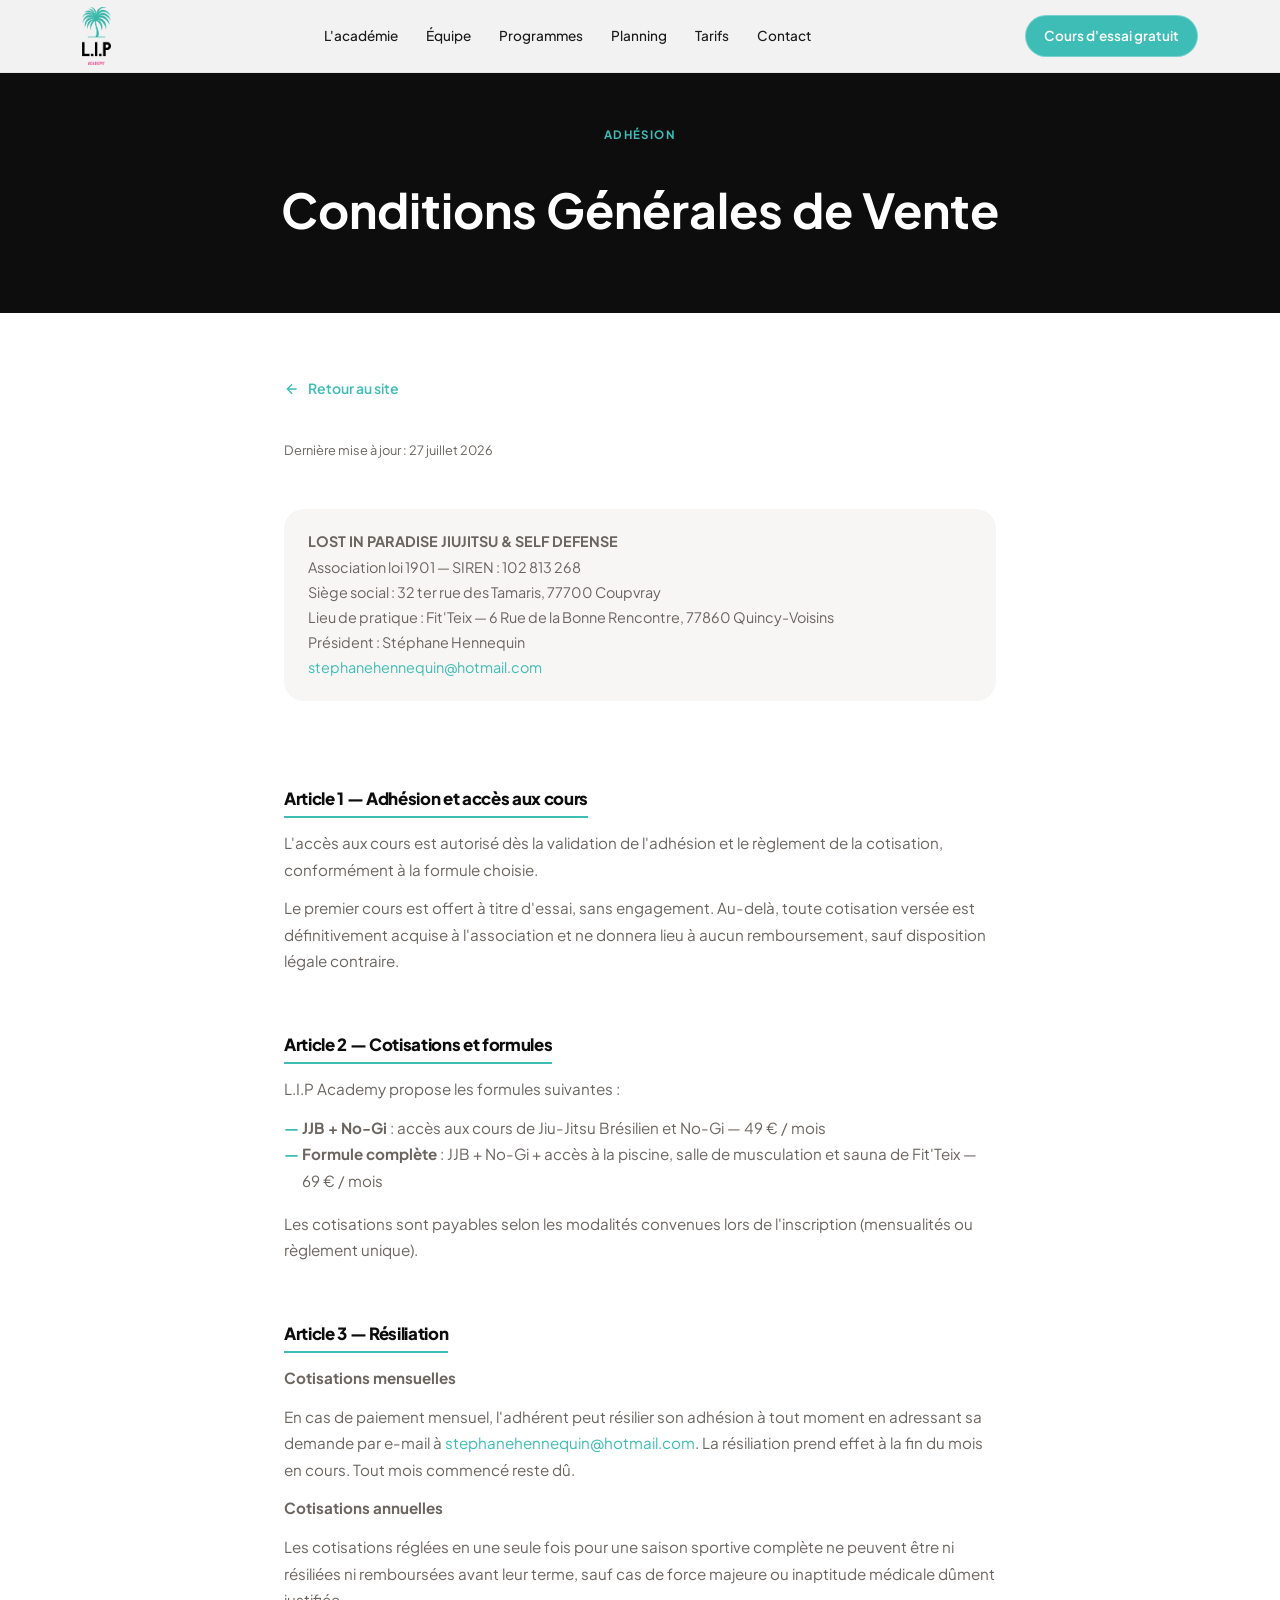
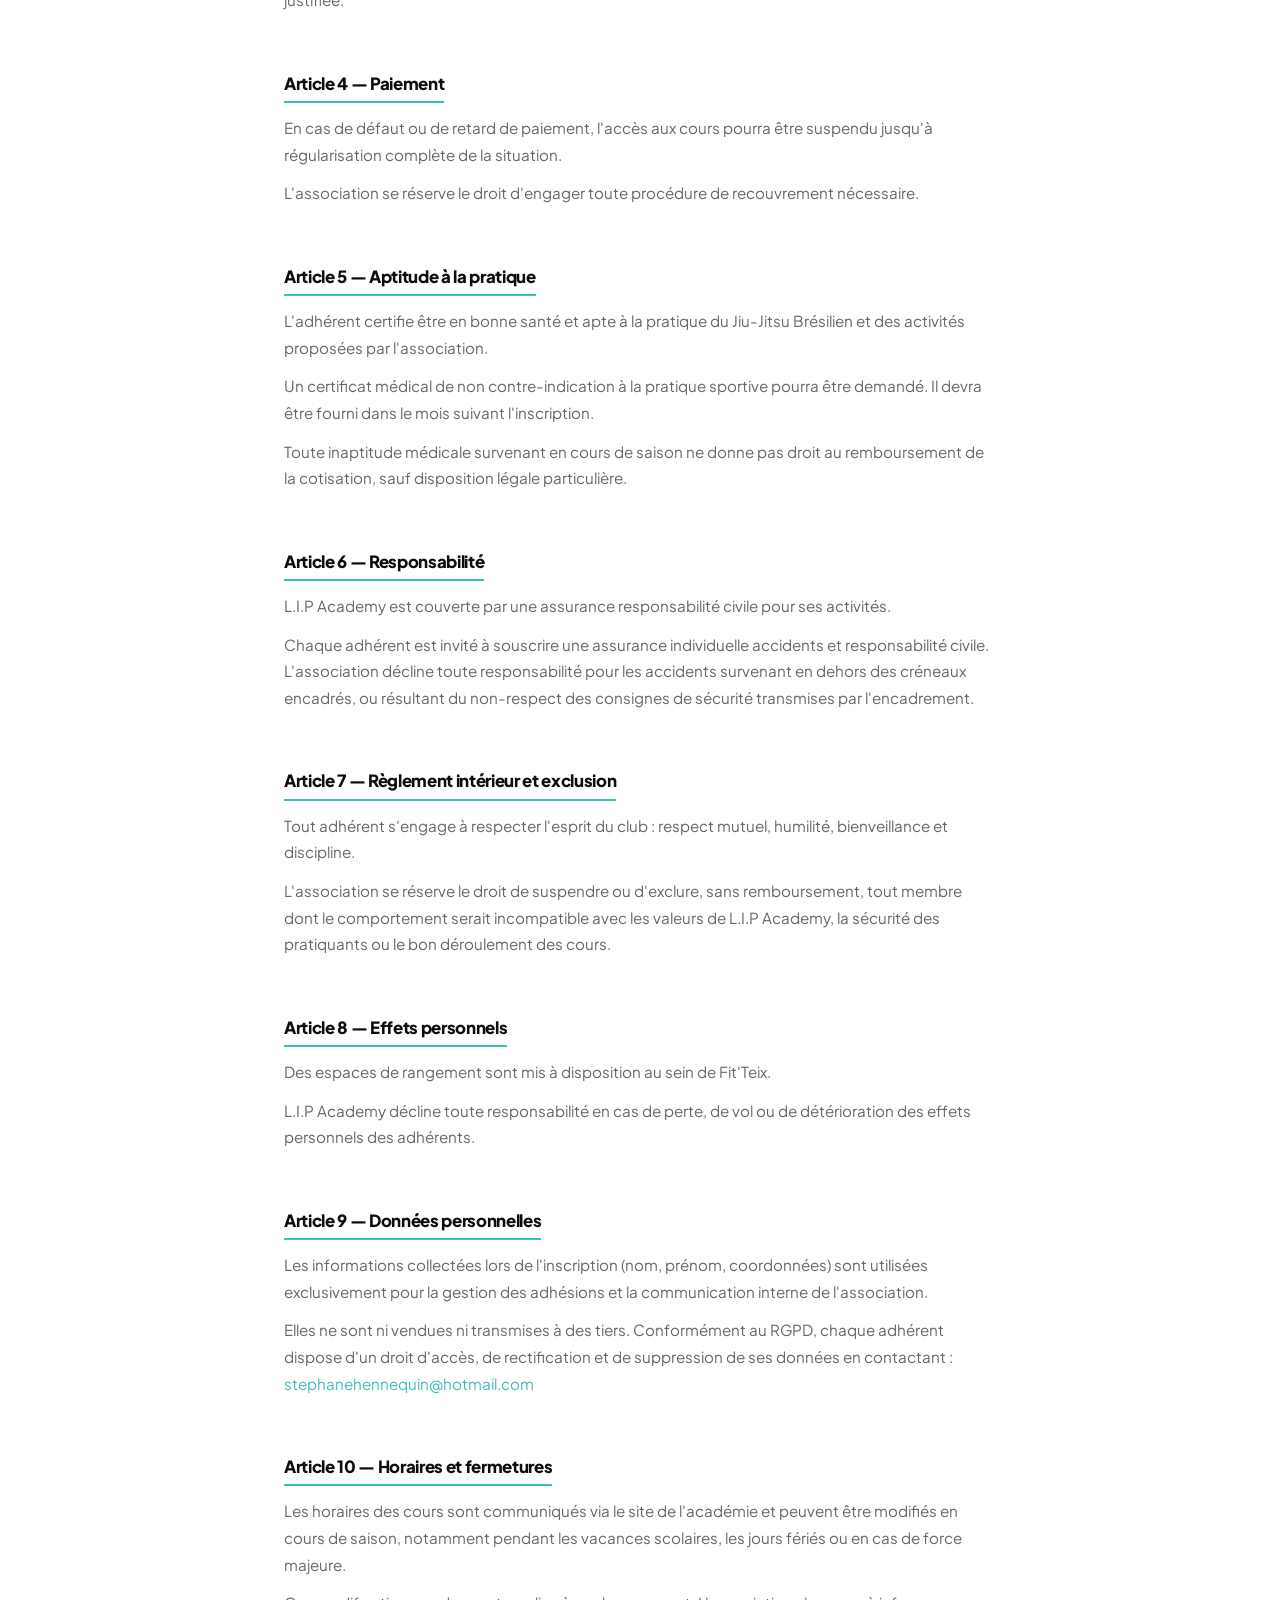
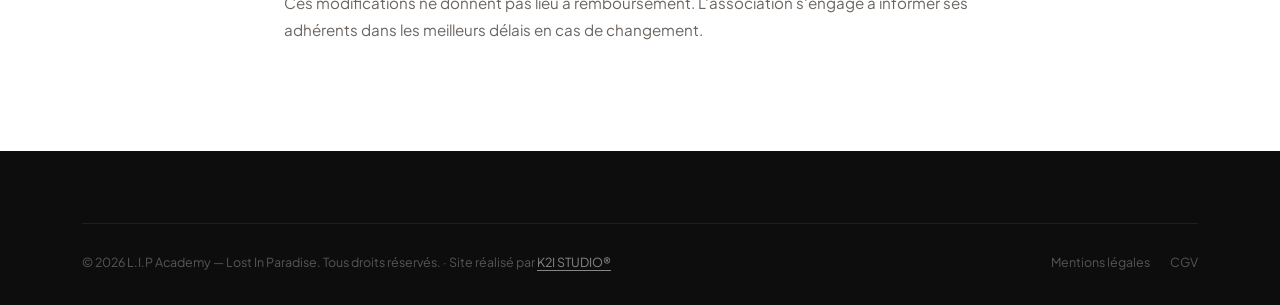
<file: cgv.html>
<!DOCTYPE html>
<html lang="fr">
<head>
  <meta charset="UTF-8">
  <meta name="viewport" content="width=device-width, initial-scale=1.0">
  <title>CGV — L.I.P Academy</title>
  <meta name="description" content="Conditions Générales de Vente de L.I.P Academy — Lost In Paradise Jiujitsu & Self Defense.">
  <meta name="robots" content="noindex">
  <link rel="preconnect" href="https://fonts.googleapis.com">
  <link rel="preconnect" href="https://fonts.gstatic.com" crossorigin>
  <link href="https://fonts.googleapis.com/css2?family=Plus+Jakarta+Sans:ital,wght@0,300;0,400;0,500;0,600;0,700;0,800;1,400&display=swap" rel="stylesheet">
  <link rel="stylesheet" href="styles.css?v=27">
  <style>
    .legal-hero {
      background: var(--black);
      padding: 120px 0 64px;
      text-align: center;
    }
    .legal-hero .eyebrow { color: var(--teal); }
    .legal-hero h1 { color: #fff; margin: 12px 0 0; font-size: clamp(2rem, 4vw, 3rem); }

    .legal-body {
      max-width: 760px;
      margin: 0 auto;
      padding: 64px 24px 96px;
    }
    .legal-body h2 {
      font-size: 1.05rem;
      font-weight: 800;
      color: var(--black);
      margin: 48px 0 12px;
      padding-bottom: 8px;
      border-bottom: 2px solid var(--teal);
      display: inline-block;
    }
    .legal-body p {
      font-size: .95rem;
      color: var(--muted);
      line-height: 1.75;
      margin-bottom: 12px;
    }
    .legal-body ul {
      margin: 8px 0 16px 0;
      padding: 0;
      list-style: none;
    }
    .legal-body ul li {
      font-size: .95rem;
      color: var(--muted);
      line-height: 1.75;
      padding-left: 18px;
      position: relative;
    }
    .legal-body ul li::before {
      content: '—';
      position: absolute;
      left: 0;
      color: var(--teal);
      font-weight: 700;
    }
    .legal-body a { color: var(--teal); text-underline-offset: 3px; }
    .legal-date {
      font-size: .8rem;
      color: var(--muted);
      margin-bottom: 48px;
      display: block;
    }
    .back-link {
      display: inline-flex;
      align-items: center;
      gap: 8px;
      font-size: .875rem;
      font-weight: 600;
      color: var(--teal);
      text-decoration: none;
      margin-bottom: 40px;
    }
    .back-link:hover { opacity: .75; }
    .legal-intro {
      background: var(--off);
      border-radius: var(--radius-lg);
      padding: 20px 24px;
      margin-bottom: 40px;
    }
    .legal-intro p { margin: 0; font-size: .9rem; }
  </style>
</head>
<body>
<div class="site-wrapper">

  <!-- NAV -->
  <header class="nav scrolled" id="nav">
    <div class="nav-inner">
      <a href="index.html" class="nav-logo">
        <img src="logo-color.png" alt="L.I.P Academy" class="logo-img logo-light">
        <img src="logo-dark.png" alt="L.I.P Academy" class="logo-img logo-dark-img">
      </a>
      <nav class="nav-links">
        <a href="index.html#academie">L'académie</a>
        <a href="index.html#professeur">Équipe</a>
        <a href="index.html#programmes">Programmes</a>
        <a href="index.html#planning">Planning</a>
        <a href="index.html#tarifs">Tarifs</a>
        <a href="index.html#contact">Contact</a>
      </nav>
      <a href="https://oss-academy.com/academies/lip" target="_blank" rel="noopener" class="nav-cta">Cours d'essai gratuit</a>
    </div>
  </header>

  <!-- HERO -->
  <div class="legal-hero">
    <div class="container">
      <span class="eyebrow">Adhésion</span>
      <h1>Conditions Générales de Vente</h1>
    </div>
  </div>

  <!-- CONTENT -->
  <div class="legal-body">
    <a href="index.html" class="back-link">
      <svg width="16" height="16" viewBox="0 0 24 24" fill="none" stroke="currentColor" stroke-width="2"><path d="M19 12H5M12 5l-7 7 7 7"/></svg>
      Retour au site
    </a>

    <span class="legal-date">Dernière mise à jour : 27 juillet 2026</span>

    <div class="legal-intro">
      <p><strong>LOST IN PARADISE JIUJITSU &amp; SELF DEFENSE</strong><br>
      Association loi 1901 — SIREN : 102 813 268<br>
      Siège social : 32 ter rue des Tamaris, 77700 Coupvray<br>
      Lieu de pratique : Fit'Teix — 6 Rue de la Bonne Rencontre, 77860 Quincy-Voisins<br>
      Président : Stéphane Hennequin<br>
      <a href="mailto:stephanehennequin@hotmail.com">stephanehennequin@hotmail.com</a></p>
    </div>

    <h2>Article 1 — Adhésion et accès aux cours</h2>
    <p>L'accès aux cours est autorisé dès la validation de l'adhésion et le règlement de la cotisation, conformément à la formule choisie.</p>
    <p>Le premier cours est offert à titre d'essai, sans engagement. Au-delà, toute cotisation versée est définitivement acquise à l'association et ne donnera lieu à aucun remboursement, sauf disposition légale contraire.</p>

    <h2>Article 2 — Cotisations et formules</h2>
    <p>L.I.P Academy propose les formules suivantes :</p>
    <ul>
      <li><strong>JJB + No-Gi</strong> : accès aux cours de Jiu-Jitsu Brésilien et No-Gi — 49 € / mois</li>
      <li><strong>Formule complète</strong> : JJB + No-Gi + accès à la piscine, salle de musculation et sauna de Fit'Teix — 69 € / mois</li>
    </ul>
    <p>Les cotisations sont payables selon les modalités convenues lors de l'inscription (mensualités ou règlement unique).</p>

    <h2>Article 3 — Résiliation</h2>
    <p><strong>Cotisations mensuelles</strong></p>
    <p>En cas de paiement mensuel, l'adhérent peut résilier son adhésion à tout moment en adressant sa demande par e-mail à <a href="mailto:stephanehennequin@hotmail.com">stephanehennequin@hotmail.com</a>. La résiliation prend effet à la fin du mois en cours. Tout mois commencé reste dû.</p>
    <p><strong>Cotisations annuelles</strong></p>
    <p>Les cotisations réglées en une seule fois pour une saison sportive complète ne peuvent être ni résiliées ni remboursées avant leur terme, sauf cas de force majeure ou inaptitude médicale dûment justifiée.</p>

    <h2>Article 4 — Paiement</h2>
    <p>En cas de défaut ou de retard de paiement, l'accès aux cours pourra être suspendu jusqu'à régularisation complète de la situation.</p>
    <p>L'association se réserve le droit d'engager toute procédure de recouvrement nécessaire.</p>

    <h2>Article 5 — Aptitude à la pratique</h2>
    <p>L'adhérent certifie être en bonne santé et apte à la pratique du Jiu-Jitsu Brésilien et des activités proposées par l'association.</p>
    <p>Un certificat médical de non contre-indication à la pratique sportive pourra être demandé. Il devra être fourni dans le mois suivant l'inscription.</p>
    <p>Toute inaptitude médicale survenant en cours de saison ne donne pas droit au remboursement de la cotisation, sauf disposition légale particulière.</p>

    <h2>Article 6 — Responsabilité</h2>
    <p>L.I.P Academy est couverte par une assurance responsabilité civile pour ses activités.</p>
    <p>Chaque adhérent est invité à souscrire une assurance individuelle accidents et responsabilité civile. L'association décline toute responsabilité pour les accidents survenant en dehors des créneaux encadrés, ou résultant du non-respect des consignes de sécurité transmises par l'encadrement.</p>

    <h2>Article 7 — Règlement intérieur et exclusion</h2>
    <p>Tout adhérent s'engage à respecter l'esprit du club : respect mutuel, humilité, bienveillance et discipline.</p>
    <p>L'association se réserve le droit de suspendre ou d'exclure, sans remboursement, tout membre dont le comportement serait incompatible avec les valeurs de L.I.P Academy, la sécurité des pratiquants ou le bon déroulement des cours.</p>

    <h2>Article 8 — Effets personnels</h2>
    <p>Des espaces de rangement sont mis à disposition au sein de Fit'Teix.</p>
    <p>L.I.P Academy décline toute responsabilité en cas de perte, de vol ou de détérioration des effets personnels des adhérents.</p>

    <h2>Article 9 — Données personnelles</h2>
    <p>Les informations collectées lors de l'inscription (nom, prénom, coordonnées) sont utilisées exclusivement pour la gestion des adhésions et la communication interne de l'association.</p>
    <p>Elles ne sont ni vendues ni transmises à des tiers. Conformément au RGPD, chaque adhérent dispose d'un droit d'accès, de rectification et de suppression de ses données en contactant :<br>
    <a href="mailto:stephanehennequin@hotmail.com">stephanehennequin@hotmail.com</a></p>

    <h2>Article 10 — Horaires et fermetures</h2>
    <p>Les horaires des cours sont communiqués via le site de l'académie et peuvent être modifiés en cours de saison, notamment pendant les vacances scolaires, les jours fériés ou en cas de force majeure.</p>
    <p>Ces modifications ne donnent pas lieu à remboursement. L'association s'engage à informer ses adhérents dans les meilleurs délais en cas de changement.</p>
  </div>

  <!-- FOOTER -->
  <footer class="footer">
    <div class="container">
      <div class="footer-bottom">
        <p>&copy; 2026 L.I.P Academy — Lost In Paradise. Tous droits réservés. · Site réalisé par <a href="https://k2istudio.com" target="_blank" rel="noopener" style="color:rgba(255,255,255,.5);text-decoration:underline;text-underline-offset:3px">K2I STUDIO®</a></p>
        <div class="footer-legal">
          <a href="mentions-legales.html">Mentions légales</a>
          <a href="cgv.html">CGV</a>
        </div>
      </div>
    </div>
  </footer>

</div>
</body>
</html>
</file>
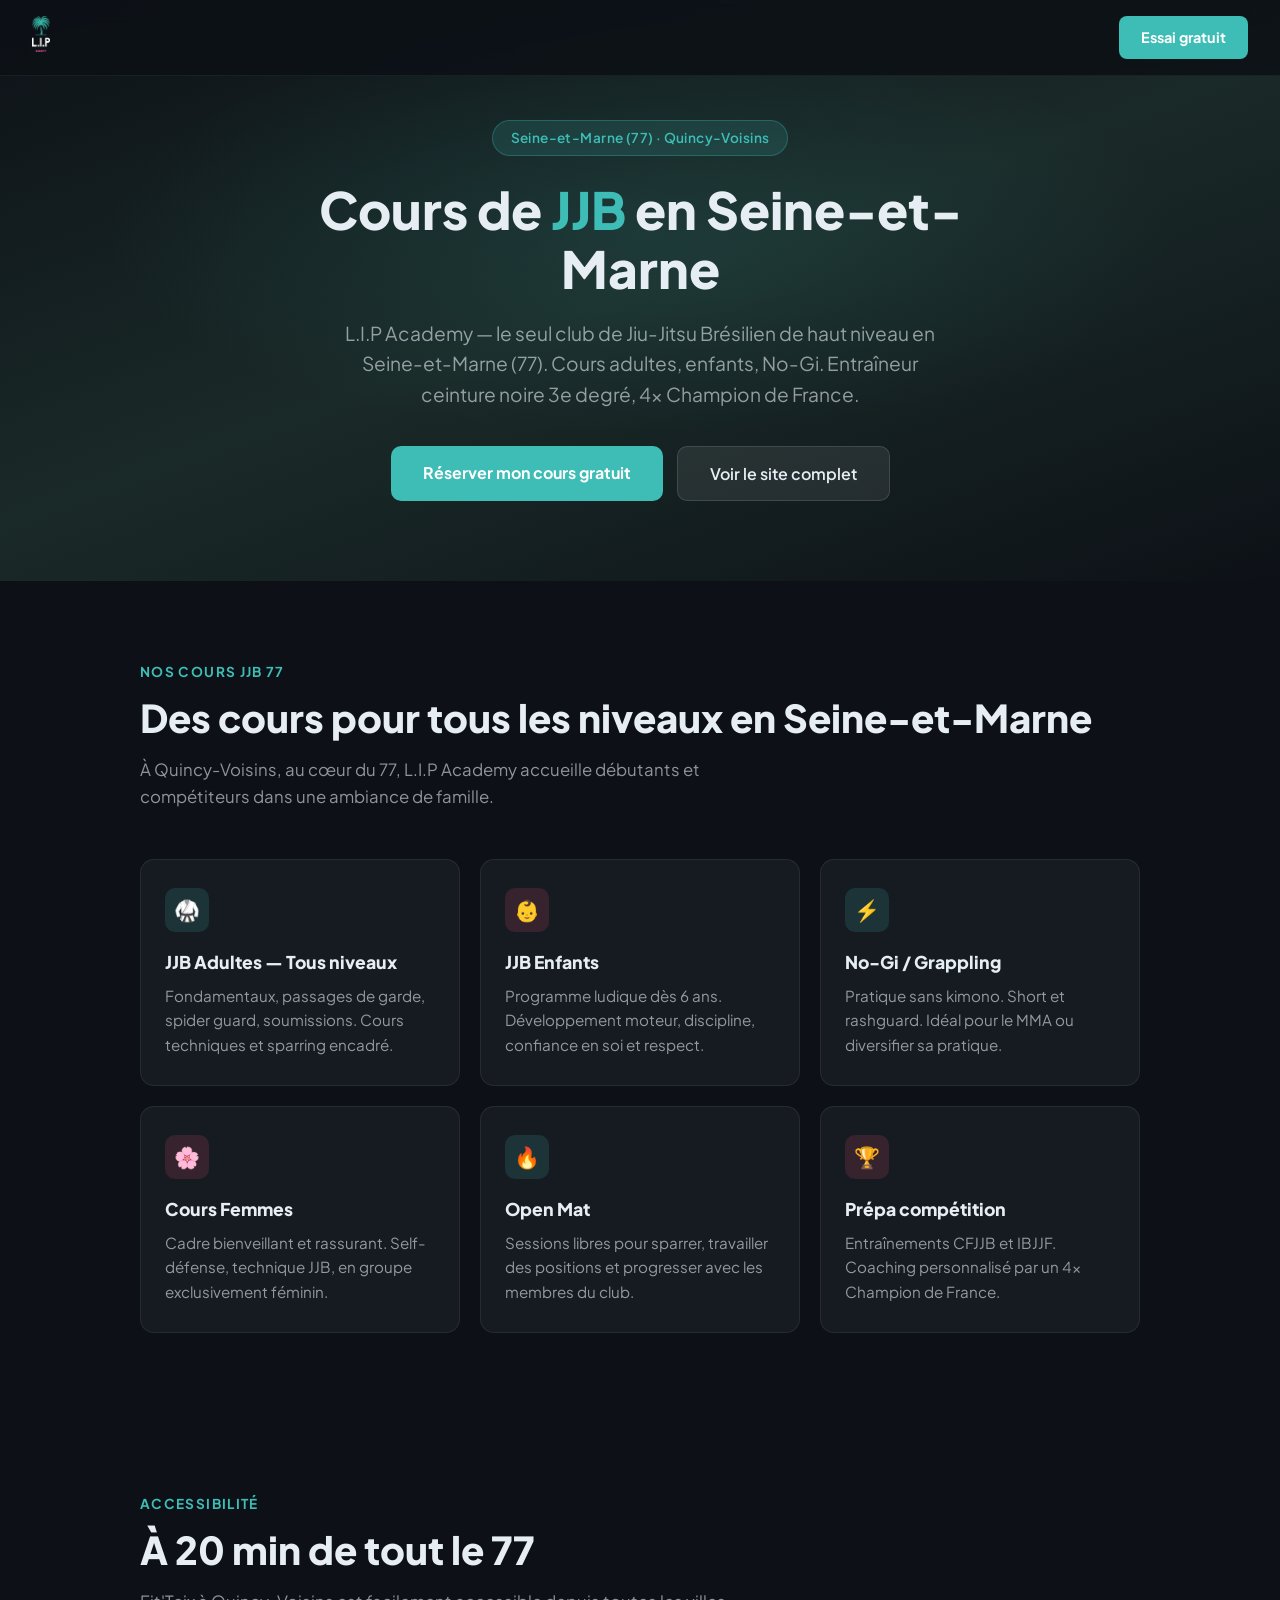
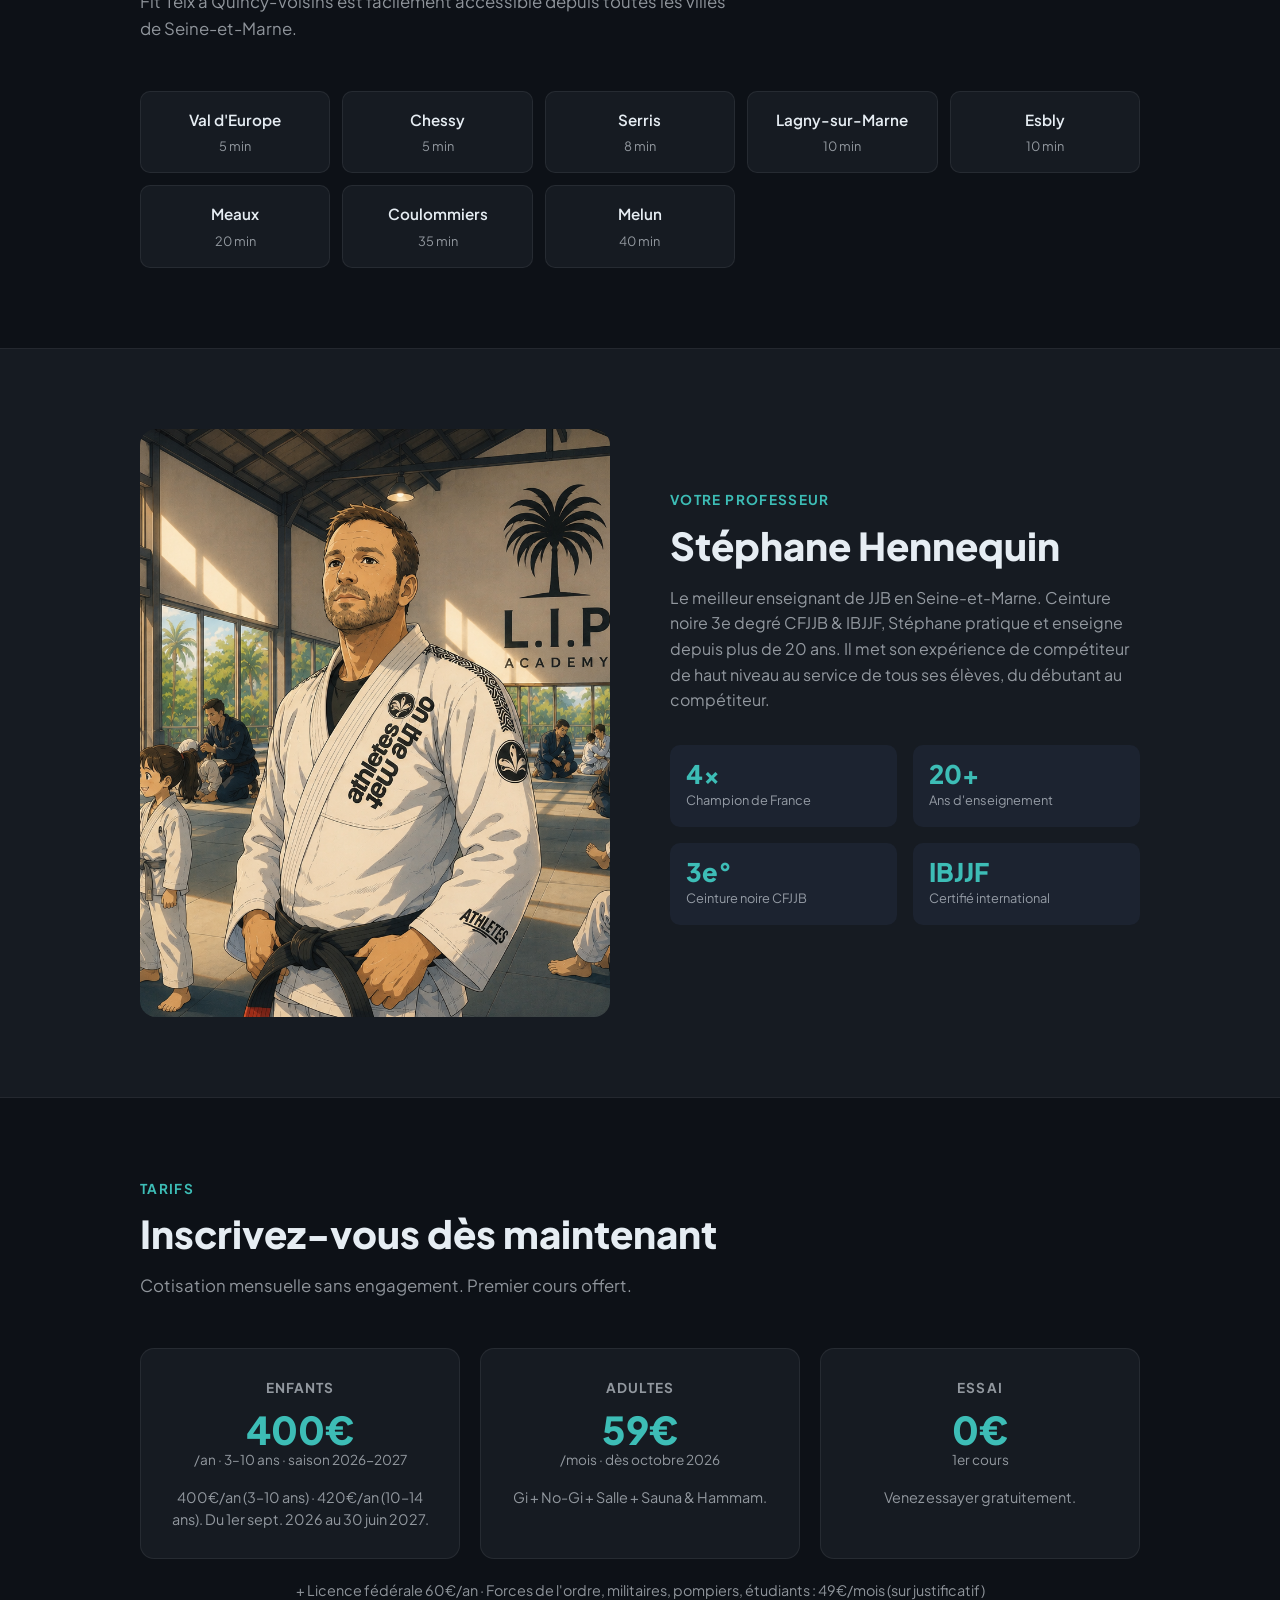
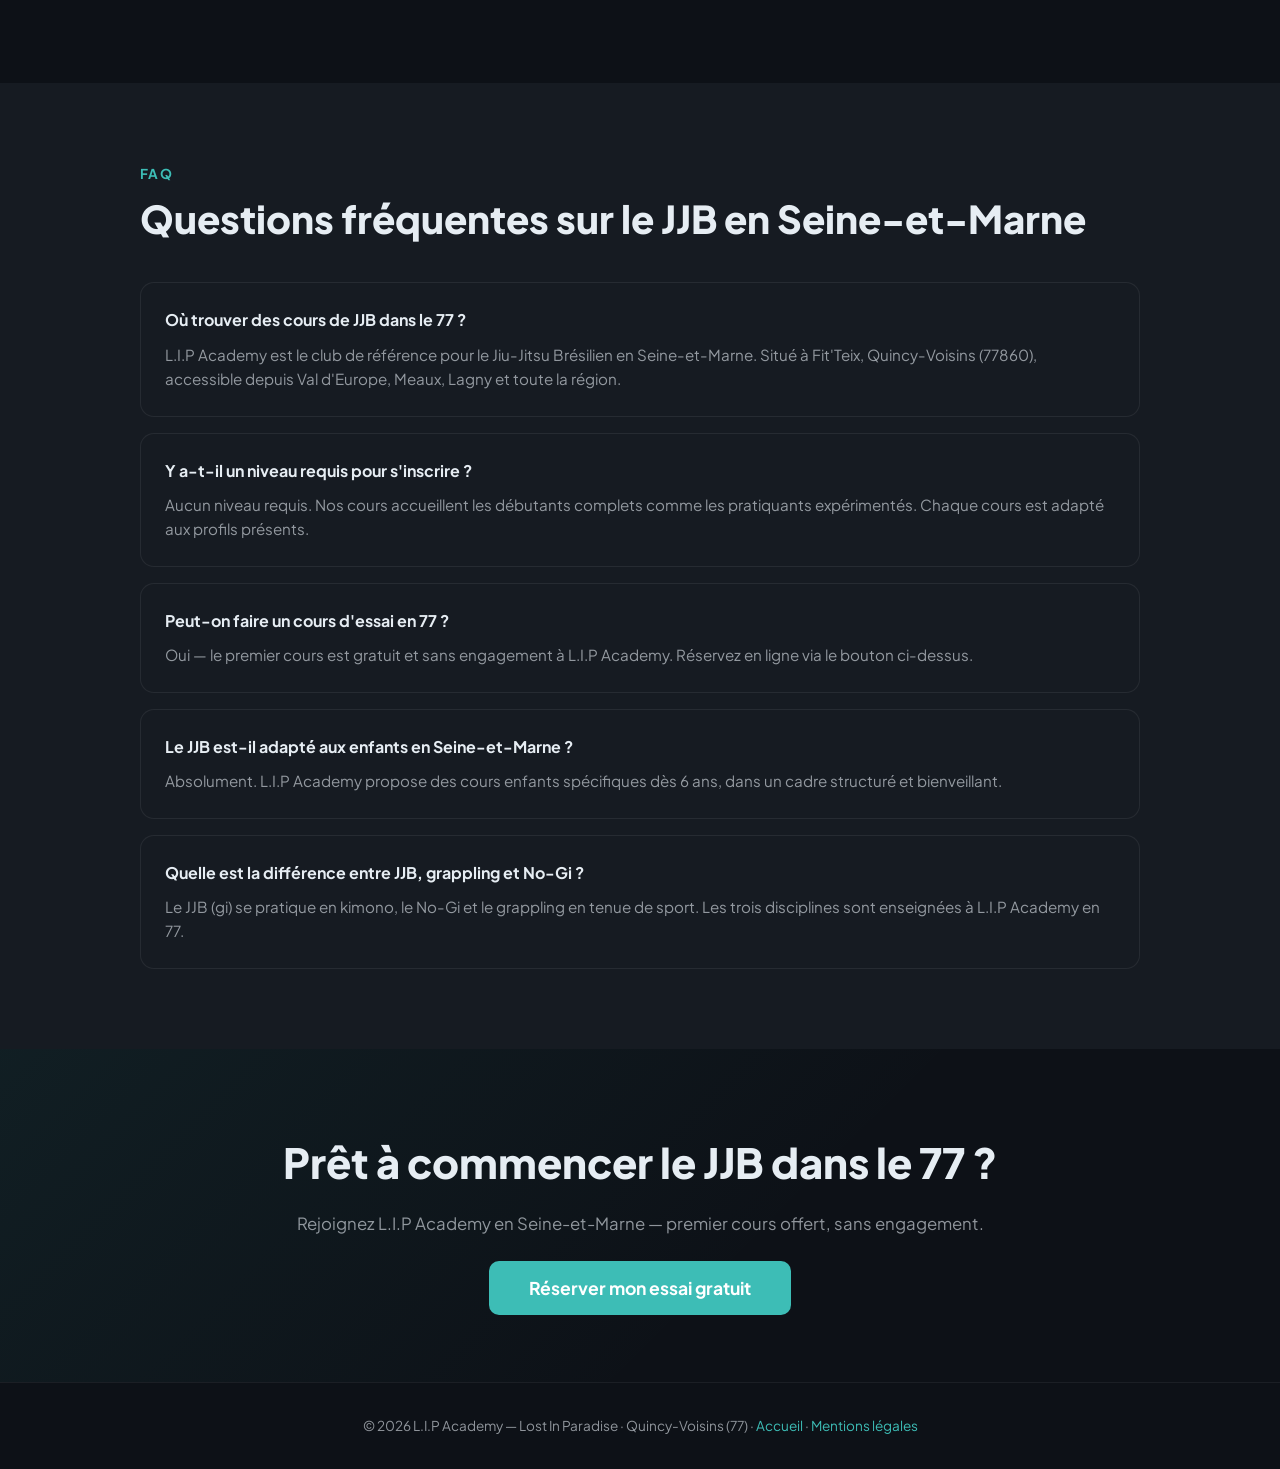
<file: cours-jjb-77.html>
<!DOCTYPE html>
<html lang="fr">
<head>
  <meta charset="UTF-8">
  <meta name="viewport" content="width=device-width, initial-scale=1.0">
  <title>Cours JJB 77 — Jiu-Jitsu Brésilien en Seine-et-Marne | L.I.P Academy</title>
  <meta name="description" content="Cours de JJB (Jiu-Jitsu Brésilien) en Seine-et-Marne (77). L.I.P Academy à Quincy-Voisins — adultes, enfants, No-Gi, self-défense. Ceinture noire 3e degré, 4× Champion de France. 1er cours gratuit.">
  <meta name="keywords" content="cours JJB 77, jiu-jitsu brésilien seine-et-marne, BJJ 77, cours jujitsu seine-et-marne, jiu-jitsu Lagny-sur-Marne, jiu-jitsu Meaux, jiu-jitsu Val d'Europe, grappling 77, arts martiaux 77, LIP Academy, Quincy-Voisins">
  <meta name="robots" content="index, follow">
  <link rel="canonical" href="https://lip-academie.com/cours-jjb-77.html">
  <link rel="icon" type="image/png" sizes="512x512" href="lip-favicon-512.png">
  <link rel="apple-touch-icon" href="lip-favicon-512.png">

  <!-- Open Graph -->
  <meta property="og:title" content="Cours JJB 77 — Seine-et-Marne | L.I.P Academy">
  <meta property="og:description" content="Cours de Jiu-Jitsu Brésilien en Seine-et-Marne (77). Adultes, enfants, No-Gi. 4× Champion de France. 1er cours gratuit.">
  <meta property="og:type" content="website">
  <meta property="og:url" content="https://lip-academie.com/cours-jjb-77.html">
  <meta property="og:locale" content="fr_FR">
  <meta property="og:image" content="https://lip-academie.com/img-prof-dojo.png">
  <meta property="og:image:width" content="1536">
  <meta property="og:image:height" content="1024">

  <!-- JSON-LD -->
  <script type="application/ld+json">
  {
    "@context": "https://schema.org",
    "@type": "SportsClub",
    "name": "L.I.P Academy — Lost In Paradise",
    "description": "Cours de Jiu-Jitsu Brésilien (JJB) en Seine-et-Marne (77), Quincy-Voisins. Adultes, enfants, No-Gi, self-défense.",
    "url": "https://lip-academie.com/cours-jjb-77.html",
    "address": {
      "@type": "PostalAddress",
      "streetAddress": "Fit'Teix",
      "addressLocality": "Quincy-Voisins",
      "postalCode": "77860",
      "addressCountry": "FR"
    },
    "areaServed": ["Seine-et-Marne", "77", "Val d'Europe", "Meaux", "Lagny-sur-Marne", "Chessy", "Serris", "Esbly", "Coulommiers"],
    "sport": "Jiu-Jitsu Brésilien",
    "founder": {
      "@type": "Person",
      "name": "Stéphane Hennequin",
      "jobTitle": "Ceinture noire 3e degré CFJJB & IBJJF, 4× Champion de France"
    }
  }
  </script>

  <link rel="preconnect" href="https://fonts.googleapis.com">
  <link rel="preconnect" href="https://fonts.gstatic.com" crossorigin>
  <link href="https://fonts.googleapis.com/css2?family=Plus+Jakarta+Sans:wght@400;500;600;800&display=swap" rel="stylesheet">

  <style>
    *, *::before, *::after { box-sizing: border-box; margin: 0; padding: 0; }
    :root {
      --teal: #3DBDB6; --teal-dark: #2EA09A; --rose: #E8546A;
      --dark: #0D1117; --dark2: #161B22; --dark3: #1C2330;
      --text: #E6EDF3; --text-muted: rgba(230,237,243,.6); --radius: 14px;
    }
    html { scroll-behavior: smooth; }
    body { font-family: 'Plus Jakarta Sans', sans-serif; background: var(--dark); color: var(--text); line-height: 1.6; }
    nav { position: fixed; top: 0; left: 0; right: 0; z-index: 100; padding: 16px 32px; display: flex; align-items: center; justify-content: space-between; background: rgba(13,17,23,.9); backdrop-filter: blur(12px); border-bottom: 1px solid rgba(255,255,255,.06); }
    .nav-logo img { height: 36px; }
    .nav-cta { background: var(--teal); color: #fff; text-decoration: none; padding: 10px 22px; border-radius: 8px; font-weight: 700; font-size: .9rem; transition: background .2s; }
    .nav-cta:hover { background: var(--teal-dark); }
    .hero { min-height: 60vh; display: flex; align-items: center; justify-content: center; text-align: center; padding: 120px 24px 80px; background: linear-gradient(160deg, #0D1117 0%, #1a2a28 50%, #0D1117 100%); position: relative; overflow: hidden; }
    .hero::before { content: ''; position: absolute; inset: 0; background: radial-gradient(ellipse 60% 50% at 50% 40%, rgba(61,189,182,.12) 0%, transparent 70%); }
    .hero-inner { position: relative; max-width: 800px; }
    .hero-badge { display: inline-block; background: rgba(61,189,182,.15); color: var(--teal); border: 1px solid rgba(61,189,182,.3); border-radius: 999px; padding: 6px 18px; font-size: .85rem; font-weight: 600; margin-bottom: 24px; letter-spacing: .03em; }
    .hero h1 { font-size: clamp(2rem, 5vw, 3.2rem); font-weight: 800; line-height: 1.15; margin-bottom: 20px; }
    .hero h1 span { color: var(--teal); }
    .hero p { font-size: clamp(1rem, 2.5vw, 1.2rem); color: var(--text-muted); max-width: 600px; margin: 0 auto 36px; }
    .hero-btns { display: flex; gap: 14px; justify-content: center; flex-wrap: wrap; }
    .btn-primary { background: var(--teal); color: #fff; text-decoration: none; padding: 14px 32px; border-radius: 10px; font-weight: 700; font-size: 1rem; transition: background .2s, transform .15s; }
    .btn-primary:hover { background: var(--teal-dark); transform: translateY(-2px); }
    .btn-secondary { background: rgba(255,255,255,.08); color: var(--text); text-decoration: none; padding: 14px 32px; border-radius: 10px; font-weight: 600; font-size: 1rem; border: 1px solid rgba(255,255,255,.12); transition: background .2s; }
    .btn-secondary:hover { background: rgba(255,255,255,.14); }
    section { padding: 80px 24px; }
    .container { max-width: 1000px; margin: 0 auto; }
    .section-label { color: var(--teal); font-size: .85rem; font-weight: 700; letter-spacing: .1em; text-transform: uppercase; margin-bottom: 12px; }
    .section-title { font-size: clamp(1.6rem, 3.5vw, 2.4rem); font-weight: 800; margin-bottom: 16px; line-height: 1.2; }
    .section-sub { color: var(--text-muted); font-size: 1.05rem; max-width: 600px; margin-bottom: 48px; }
    .cours-grid { display: grid; grid-template-columns: repeat(auto-fit, minmax(260px, 1fr)); gap: 20px; margin-top: 40px; }
    .cours-card { background: var(--dark2); border: 1px solid rgba(255,255,255,.07); border-radius: var(--radius); padding: 28px 24px; }
    .cours-card .cc-icon { width: 44px; height: 44px; border-radius: 10px; display: flex; align-items: center; justify-content: center; font-size: 1.3rem; margin-bottom: 16px; }
    .cc-teal { background: rgba(61,189,182,.15); } .cc-rose { background: rgba(232,84,106,.15); }
    .cours-card h3 { font-size: 1.1rem; font-weight: 800; margin-bottom: 8px; }
    .cours-card p { color: var(--text-muted); font-size: .95rem; line-height: 1.6; }
    .prof-section { background: var(--dark2); border-top: 1px solid rgba(255,255,255,.06); border-bottom: 1px solid rgba(255,255,255,.06); }
    .prof-inner { display: grid; grid-template-columns: 1fr 1fr; gap: 60px; align-items: center; }
    @media (max-width: 700px) { .prof-inner { grid-template-columns: 1fr; gap: 32px; } }
    .prof-img { border-radius: 16px; overflow: hidden; aspect-ratio: 4/5; }
    .prof-img img { width: 100%; height: 100%; object-fit: cover; }
    .prof-stats { display: grid; grid-template-columns: 1fr 1fr; gap: 16px; margin: 32px 0; }
    .stat-box { background: var(--dark3); border-radius: 10px; padding: 16px; }
    .stat-box .stat-val { font-size: 1.6rem; font-weight: 800; color: var(--teal); line-height: 1; margin-bottom: 4px; }
    .stat-box .stat-label { font-size: .8rem; color: var(--text-muted); }
    .tarif-grid { display: grid; grid-template-columns: repeat(auto-fit, minmax(220px, 1fr)); gap: 20px; margin-top: 40px; }
    .tarif-card { background: var(--dark2); border: 1px solid rgba(255,255,255,.07); border-radius: var(--radius); padding: 28px 24px; text-align: center; }
    .tarif-card.featured { border-color: var(--teal); background: rgba(61,189,182,.05); }
    .tarif-name { font-size: .85rem; font-weight: 700; text-transform: uppercase; letter-spacing: .08em; color: var(--text-muted); margin-bottom: 12px; }
    .tarif-price { font-size: 2.4rem; font-weight: 800; color: var(--teal); line-height: 1; }
    .tarif-period { font-size: .85rem; color: var(--text-muted); margin-bottom: 16px; }
    .tarif-desc { font-size: .9rem; color: var(--text-muted); line-height: 1.5; }
    .cta-section { text-align: center; background: linear-gradient(135deg, rgba(61,189,182,.08) 0%, transparent 60%); }
    .cta-section h2 { font-size: clamp(1.8rem, 4vw, 2.6rem); font-weight: 800; margin-bottom: 16px; }
    .cta-section p { color: var(--text-muted); font-size: 1.05rem; margin-bottom: 36px; }
    .faq-list { margin-top: 40px; display: flex; flex-direction: column; gap: 16px; }
    .faq-item { background: var(--dark2); border: 1px solid rgba(255,255,255,.07); border-radius: var(--radius); padding: 24px; }
    .faq-item h3 { font-size: 1rem; font-weight: 700; margin-bottom: 10px; }
    .faq-item p { color: var(--text-muted); font-size: .95rem; line-height: 1.6; }
    .villes-grid { display: grid; grid-template-columns: repeat(auto-fit, minmax(180px, 1fr)); gap: 12px; margin-top: 32px; }
    .ville-chip { background: var(--dark2); border: 1px solid rgba(255,255,255,.07); border-radius: 10px; padding: 16px; text-align: center; font-weight: 600; font-size: .95rem; }
    .ville-chip span { display: block; font-size: .8rem; color: var(--text-muted); font-weight: 400; margin-top: 4px; }
    footer { text-align: center; padding: 32px 24px; color: var(--text-muted); font-size: .85rem; border-top: 1px solid rgba(255,255,255,.06); }
    footer a { color: var(--teal); text-decoration: none; }
  </style>
</head>
<body>

  <nav>
    <a class="nav-logo" href="/"><img src="logo-dark.png" alt="L.I.P Academy"></a>
    <a class="nav-cta" href="https://oss-academy.com/academies/lip" target="_blank" rel="noopener">Essai gratuit</a>
  </nav>

  <section class="hero">
    <div class="hero-inner">
      <div class="hero-badge">Seine-et-Marne (77) · Quincy-Voisins</div>
      <h1>Cours de <span>JJB</span> en Seine-et-Marne</h1>
      <p>L.I.P Academy — le seul club de Jiu-Jitsu Brésilien de haut niveau en Seine-et-Marne (77). Cours adultes, enfants, No-Gi. Entraîneur ceinture noire 3e degré, 4× Champion de France.</p>
      <div class="hero-btns">
        <a href="https://oss-academy.com/academies/lip" target="_blank" rel="noopener" class="btn-primary">Réserver mon cours gratuit</a>
        <a href="/" class="btn-secondary">Voir le site complet</a>
      </div>
    </div>
  </section>

  <section>
    <div class="container">
      <div class="section-label">Nos cours JJB 77</div>
      <h2 class="section-title">Des cours pour tous les niveaux en Seine-et-Marne</h2>
      <p class="section-sub">À Quincy-Voisins, au cœur du 77, L.I.P Academy accueille débutants et compétiteurs dans une ambiance de famille.</p>
      <div class="cours-grid">
        <div class="cours-card">
          <div class="cc-icon cc-teal">🥋</div>
          <h3>JJB Adultes — Tous niveaux</h3>
          <p>Fondamentaux, passages de garde, spider guard, soumissions. Cours techniques et sparring encadré.</p>
        </div>
        <div class="cours-card">
          <div class="cc-icon cc-rose">👶</div>
          <h3>JJB Enfants</h3>
          <p>Programme ludique dès 6 ans. Développement moteur, discipline, confiance en soi et respect.</p>
        </div>
        <div class="cours-card">
          <div class="cc-icon cc-teal">⚡</div>
          <h3>No-Gi / Grappling</h3>
          <p>Pratique sans kimono. Short et rashguard. Idéal pour le MMA ou diversifier sa pratique.</p>
        </div>
        <div class="cours-card">
          <div class="cc-icon cc-rose">🌸</div>
          <h3>Cours Femmes</h3>
          <p>Cadre bienveillant et rassurant. Self-défense, technique JJB, en groupe exclusivement féminin.</p>
        </div>
        <div class="cours-card">
          <div class="cc-icon cc-teal">🔥</div>
          <h3>Open Mat</h3>
          <p>Sessions libres pour sparrer, travailler des positions et progresser avec les membres du club.</p>
        </div>
        <div class="cours-card">
          <div class="cc-icon cc-rose">🏆</div>
          <h3>Prépa compétition</h3>
          <p>Entraînements CFJJB et IBJJF. Coaching personnalisé par un 4× Champion de France.</p>
        </div>
      </div>
    </div>
  </section>

  <section>
    <div class="container">
      <div class="section-label">Accessibilité</div>
      <h2 class="section-title">À 20 min de tout le 77</h2>
      <p class="section-sub">Fit'Teix à Quincy-Voisins est facilement accessible depuis toutes les villes de Seine-et-Marne.</p>
      <div class="villes-grid">
        <div class="ville-chip">Val d'Europe <span>5 min</span></div>
        <div class="ville-chip">Chessy <span>5 min</span></div>
        <div class="ville-chip">Serris <span>8 min</span></div>
        <div class="ville-chip">Lagny-sur-Marne <span>10 min</span></div>
        <div class="ville-chip">Esbly <span>10 min</span></div>
        <div class="ville-chip">Meaux <span>20 min</span></div>
        <div class="ville-chip">Coulommiers <span>35 min</span></div>
        <div class="ville-chip">Melun <span>40 min</span></div>
      </div>
    </div>
  </section>

  <section class="prof-section">
    <div class="container">
      <div class="prof-inner">
        <div class="prof-img">
          <img src="img-prof-dojo.png" alt="Stéphane Hennequin — Professeur JJB Seine-et-Marne 77" loading="lazy">
        </div>
        <div>
          <div class="section-label">Votre professeur</div>
          <h2 class="section-title">Stéphane Hennequin</h2>
          <p style="color:var(--text-muted);margin-bottom:24px">Le meilleur enseignant de JJB en Seine-et-Marne. Ceinture noire 3e degré CFJJB & IBJJF, Stéphane pratique et enseigne depuis plus de 20 ans. Il met son expérience de compétiteur de haut niveau au service de tous ses élèves, du débutant au compétiteur.</p>
          <div class="prof-stats">
            <div class="stat-box"><div class="stat-val">4×</div><div class="stat-label">Champion de France</div></div>
            <div class="stat-box"><div class="stat-val">20+</div><div class="stat-label">Ans d'enseignement</div></div>
            <div class="stat-box"><div class="stat-val">3e°</div><div class="stat-label">Ceinture noire CFJJB</div></div>
            <div class="stat-box"><div class="stat-val">IBJJF</div><div class="stat-label">Certifié international</div></div>
          </div>
        </div>
      </div>
    </div>
  </section>

  <section>
    <div class="container">
      <div class="section-label">Tarifs</div>
      <h2 class="section-title">Inscrivez-vous dès maintenant</h2>
      <p class="section-sub">Cotisation mensuelle sans engagement. Premier cours offert.</p>
      <div class="tarif-grid">
        <div class="tarif-card"><div class="tarif-name">Enfants</div><div class="tarif-price">400€</div><div class="tarif-period">/an · 3–10 ans · saison 2026-2027</div><p class="tarif-desc">400€/an (3–10 ans) · 420€/an (10–14 ans). Du 1er sept. 2026 au 30 juin 2027.</p></div>
        <div class="tarif-card"><div class="tarif-name">Adultes</div><div class="tarif-price">59€</div><div class="tarif-period">/mois · dès octobre 2026</div><p class="tarif-desc">Gi + No-Gi + Salle + Sauna &amp; Hammam.</p></div>
        <div class="tarif-card"><div class="tarif-name">Essai</div><div class="tarif-price">0€</div><div class="tarif-period">1er cours</div><p class="tarif-desc">Venez essayer gratuitement.</p></div>
      </div>
      <p style="margin-top:20px;font-size:.9rem;color:var(--text-muted);text-align:center">+ Licence fédérale 60€/an · Forces de l'ordre, militaires, pompiers, étudiants : 49€/mois (sur justificatif)</p>
    </div>
  </section>

  <section style="background:var(--dark2)">
    <div class="container">
      <div class="section-label">FAQ</div>
      <h2 class="section-title">Questions fréquentes sur le JJB en Seine-et-Marne</h2>
      <div class="faq-list">
        <div class="faq-item">
          <h3>Où trouver des cours de JJB dans le 77 ?</h3>
          <p>L.I.P Academy est le club de référence pour le Jiu-Jitsu Brésilien en Seine-et-Marne. Situé à Fit'Teix, Quincy-Voisins (77860), accessible depuis Val d'Europe, Meaux, Lagny et toute la région.</p>
        </div>
        <div class="faq-item">
          <h3>Y a-t-il un niveau requis pour s'inscrire ?</h3>
          <p>Aucun niveau requis. Nos cours accueillent les débutants complets comme les pratiquants expérimentés. Chaque cours est adapté aux profils présents.</p>
        </div>
        <div class="faq-item">
          <h3>Peut-on faire un cours d'essai en 77 ?</h3>
          <p>Oui — le premier cours est gratuit et sans engagement à L.I.P Academy. Réservez en ligne via le bouton ci-dessus.</p>
        </div>
        <div class="faq-item">
          <h3>Le JJB est-il adapté aux enfants en Seine-et-Marne ?</h3>
          <p>Absolument. L.I.P Academy propose des cours enfants spécifiques dès 6 ans, dans un cadre structuré et bienveillant.</p>
        </div>
        <div class="faq-item">
          <h3>Quelle est la différence entre JJB, grappling et No-Gi ?</h3>
          <p>Le JJB (gi) se pratique en kimono, le No-Gi et le grappling en tenue de sport. Les trois disciplines sont enseignées à L.I.P Academy en 77.</p>
        </div>
      </div>
    </div>
  </section>

  <section class="cta-section">
    <div class="container">
      <h2>Prêt à commencer le JJB dans le 77 ?</h2>
      <p>Rejoignez L.I.P Academy en Seine-et-Marne — premier cours offert, sans engagement.</p>
      <a href="https://oss-academy.com/academies/lip" target="_blank" rel="noopener" class="btn-primary" style="font-size:1.1rem;padding:16px 40px">Réserver mon essai gratuit</a>
    </div>
  </section>

  <footer>
    <p>© 2026 L.I.P Academy — Lost In Paradise · Quincy-Voisins (77) · <a href="/">Accueil</a> · <a href="/mentions-legales.html">Mentions légales</a></p>
  </footer>

</body>
</html>
</file>
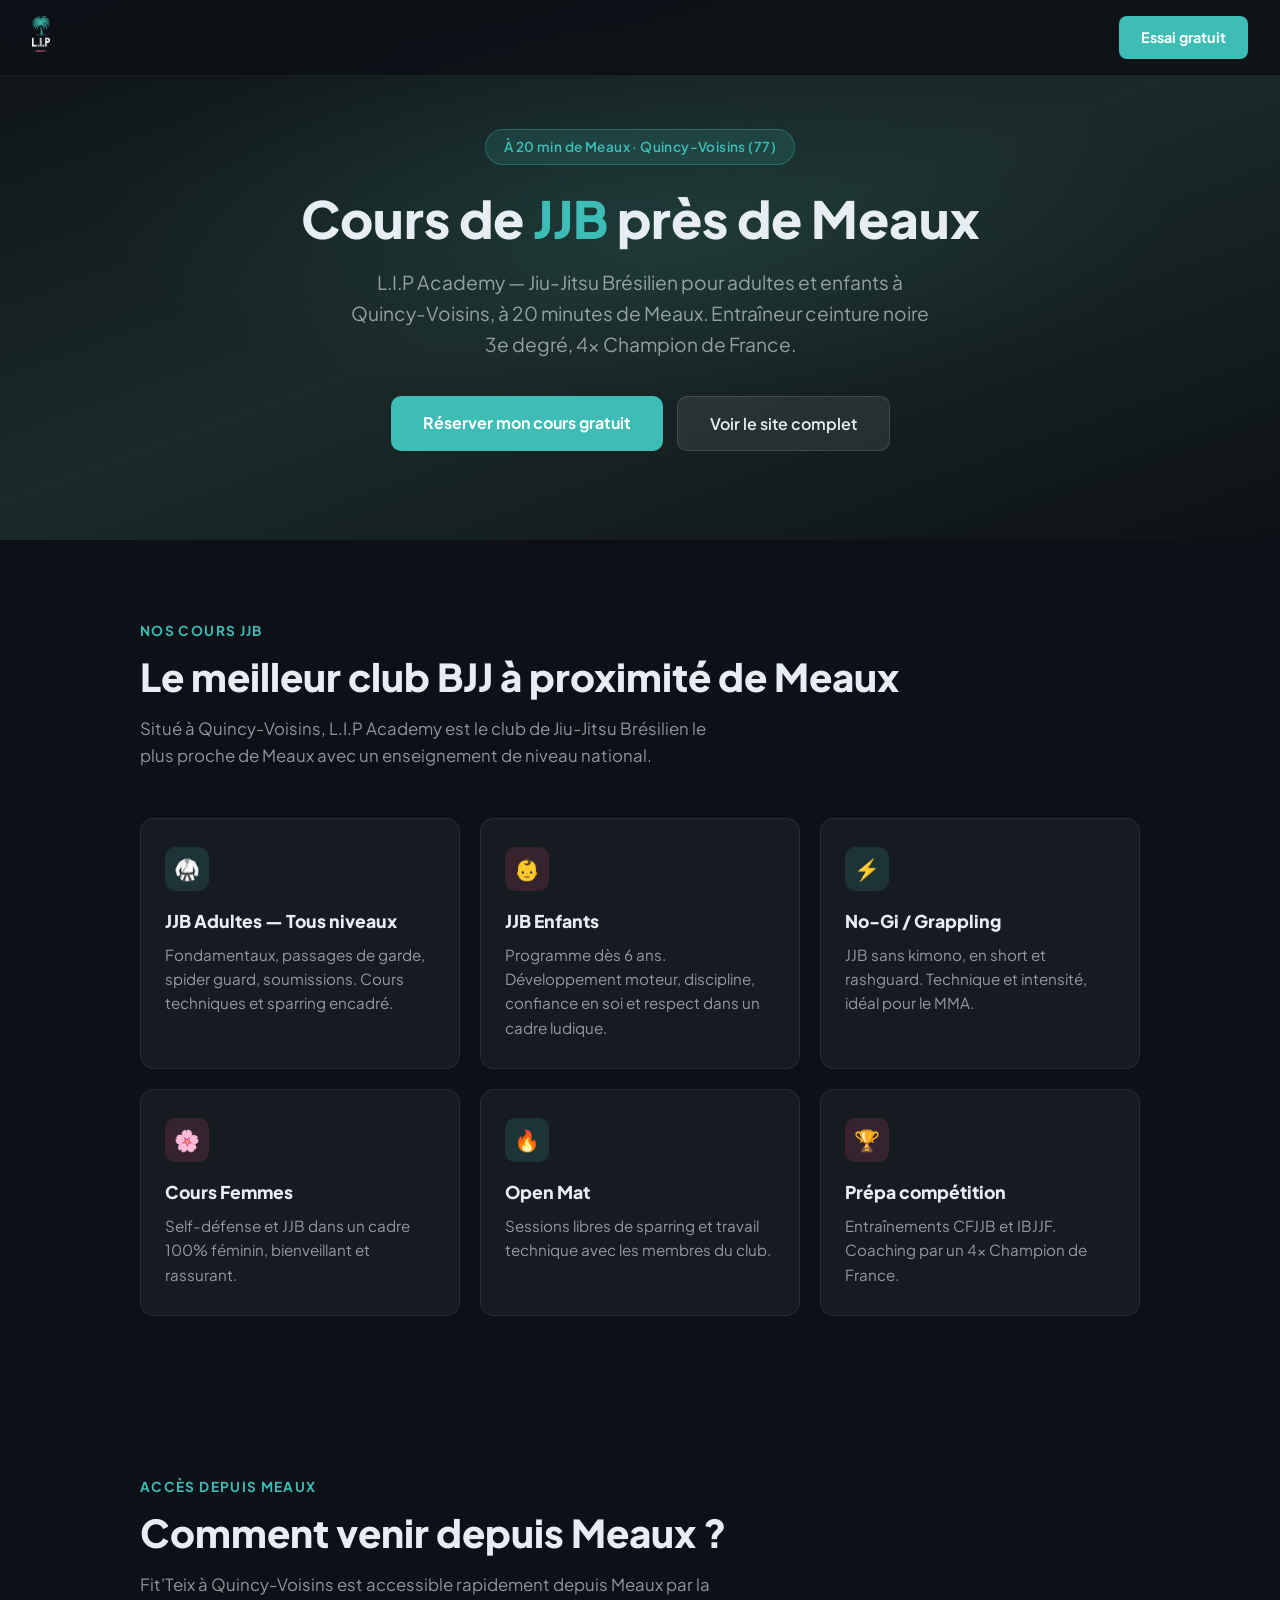
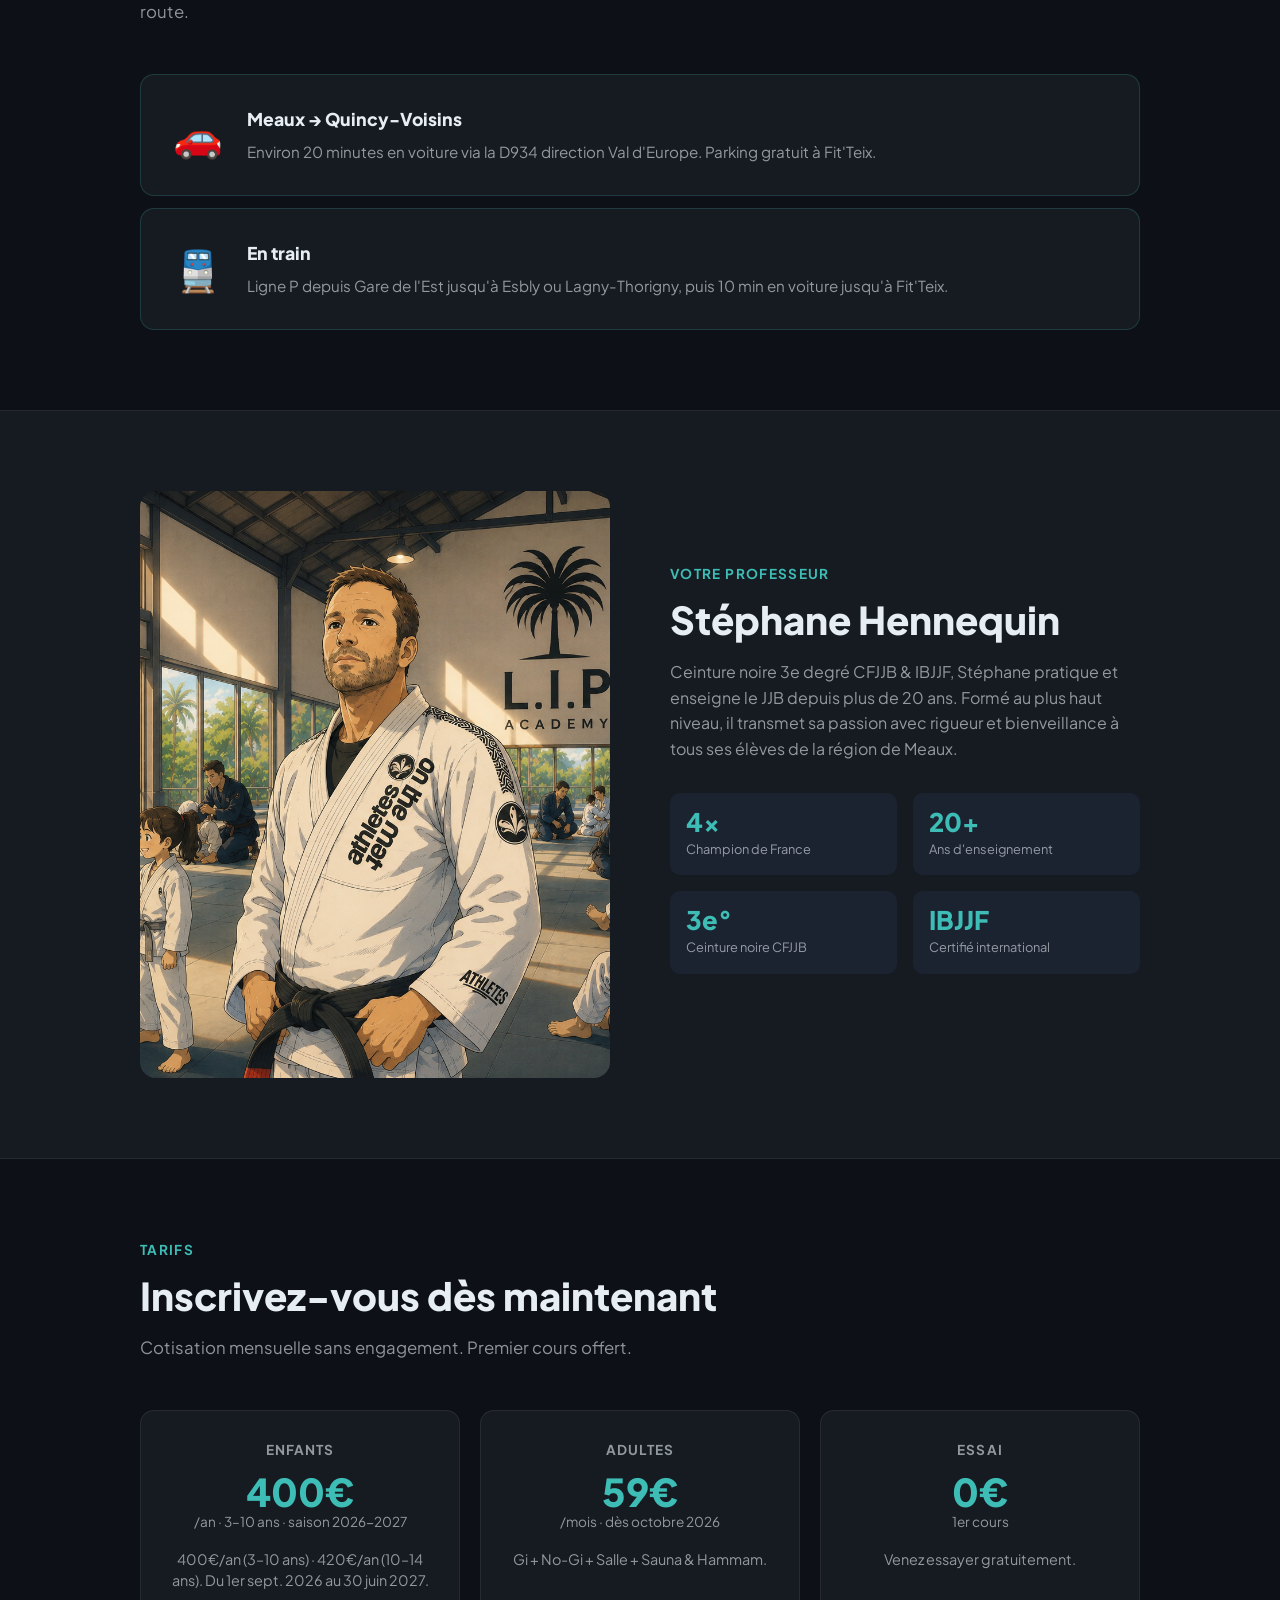
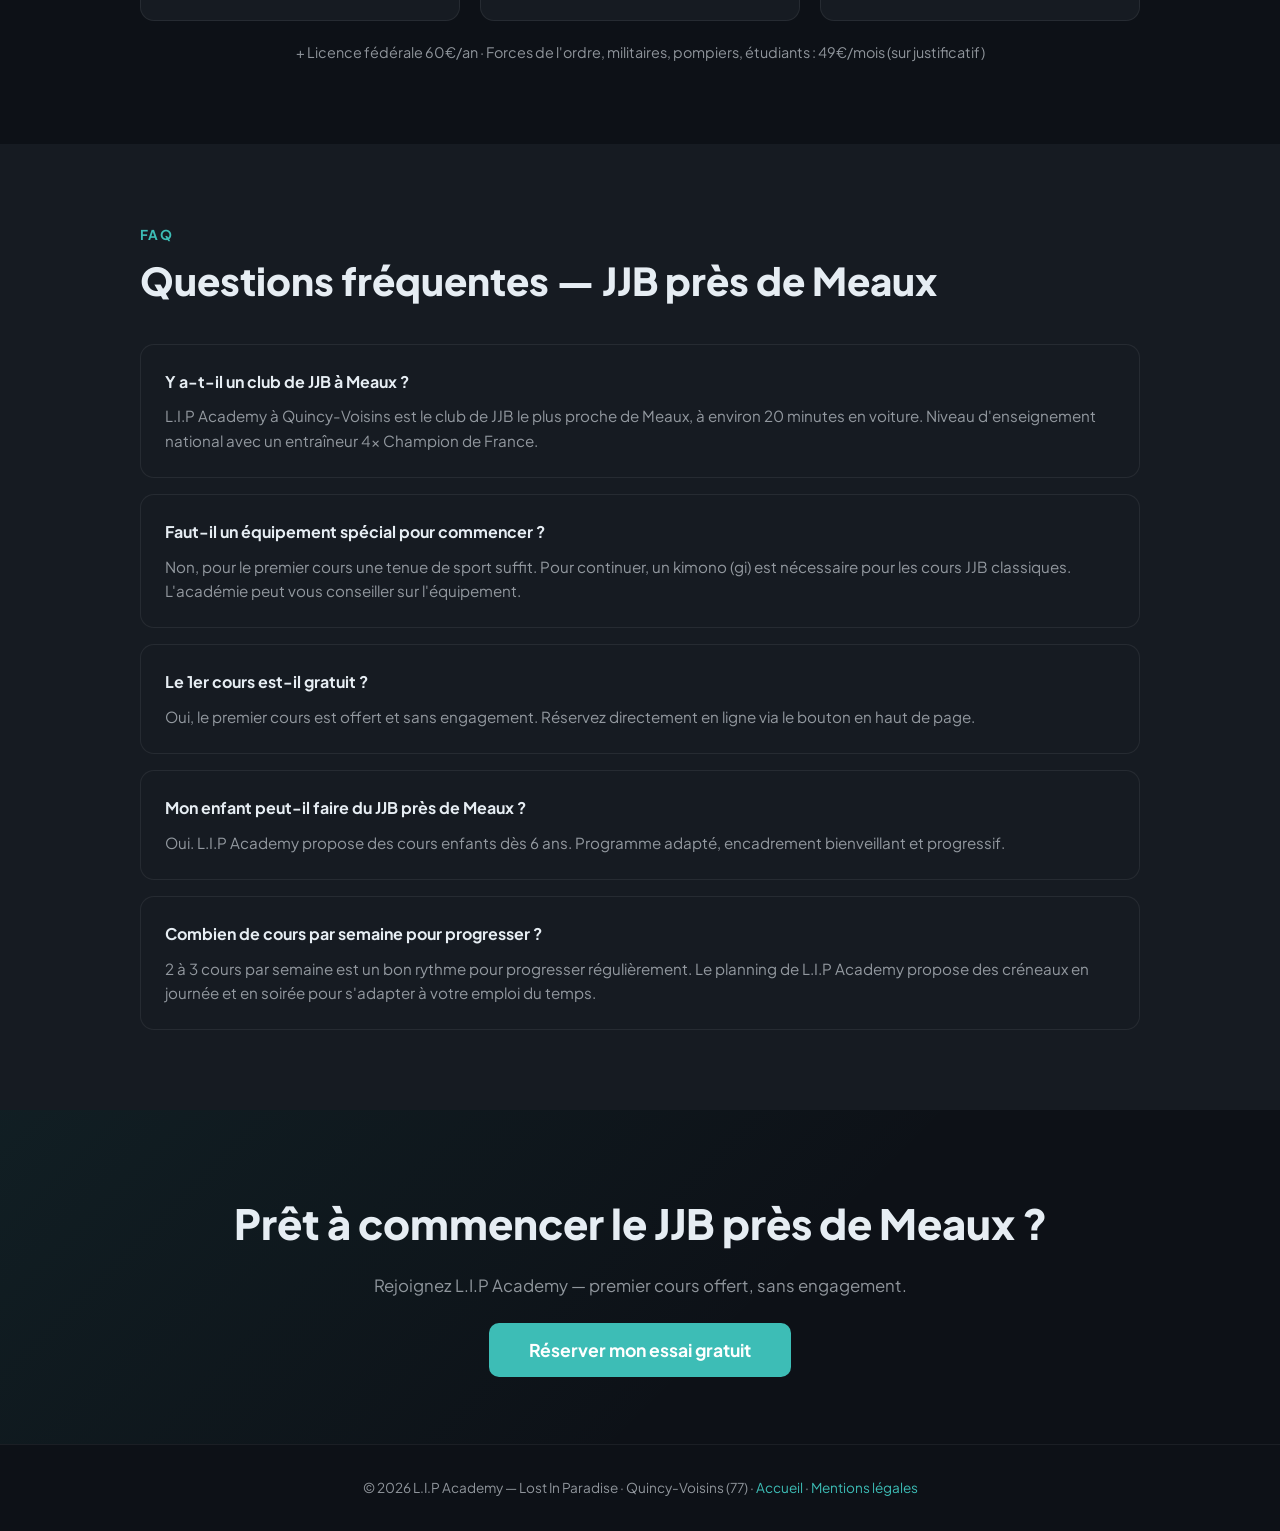
<file: cours-jjb-meaux.html>
<!DOCTYPE html>
<html lang="fr">
<head>
  <meta charset="UTF-8">
  <meta name="viewport" content="width=device-width, initial-scale=1.0">
  <title>Cours JJB Meaux — Jiu-Jitsu Brésilien près de Meaux (77) | L.I.P Academy</title>
  <meta name="description" content="Cours de JJB (Jiu-Jitsu Brésilien) près de Meaux (77). L.I.P Academy à Quincy-Voisins — adultes, enfants, No-Gi, self-défense. Ceinture noire 3e degré, 4× Champion de France. 1er cours gratuit.">
  <meta name="keywords" content="cours JJB Meaux, jiu-jitsu brésilien Meaux, BJJ Meaux, cours jujitsu Meaux, jiu-jitsu Val d'Europe, grappling Meaux, arts martiaux Meaux, club BJJ 77, LIP Academy, Quincy-Voisins">
  <meta name="robots" content="index, follow">
  <link rel="canonical" href="https://lip-academie.com/cours-jjb-meaux.html">
  <link rel="icon" type="image/png" sizes="512x512" href="lip-favicon-512.png">
  <link rel="apple-touch-icon" href="lip-favicon-512.png">

  <!-- Open Graph -->
  <meta property="og:title" content="Cours JJB Meaux — L.I.P Academy">
  <meta property="og:description" content="Cours de Jiu-Jitsu Brésilien près de Meaux (77). Adultes, enfants, No-Gi. 4× Champion de France. 1er cours gratuit.">
  <meta property="og:type" content="website">
  <meta property="og:url" content="https://lip-academie.com/cours-jjb-meaux.html">
  <meta property="og:locale" content="fr_FR">
  <meta property="og:image" content="https://lip-academie.com/img-prof-dojo.png">
  <meta property="og:image:width" content="1536">
  <meta property="og:image:height" content="1024">

  <!-- JSON-LD -->
  <script type="application/ld+json">
  {
    "@context": "https://schema.org",
    "@type": "SportsClub",
    "name": "L.I.P Academy — Lost In Paradise",
    "description": "Cours de Jiu-Jitsu Brésilien (JJB) près de Meaux (77), à Quincy-Voisins. Adultes, enfants, No-Gi, self-défense.",
    "url": "https://lip-academie.com/cours-jjb-meaux.html",
    "address": {
      "@type": "PostalAddress",
      "streetAddress": "Fit'Teix",
      "addressLocality": "Quincy-Voisins",
      "postalCode": "77860",
      "addressCountry": "FR"
    },
    "areaServed": ["Meaux", "Val d'Europe", "Chessy", "Serris", "Lagny-sur-Marne", "Esbly", "Seine-et-Marne"],
    "sport": "Jiu-Jitsu Brésilien",
    "founder": {
      "@type": "Person",
      "name": "Stéphane Hennequin",
      "jobTitle": "Ceinture noire 3e degré CFJJB & IBJJF, 4× Champion de France"
    }
  }
  </script>

  <link rel="preconnect" href="https://fonts.googleapis.com">
  <link rel="preconnect" href="https://fonts.gstatic.com" crossorigin>
  <link href="https://fonts.googleapis.com/css2?family=Plus+Jakarta+Sans:wght@400;500;600;800&display=swap" rel="stylesheet">

  <style>
    *, *::before, *::after { box-sizing: border-box; margin: 0; padding: 0; }
    :root {
      --teal: #3DBDB6; --teal-dark: #2EA09A; --rose: #E8546A;
      --dark: #0D1117; --dark2: #161B22; --dark3: #1C2330;
      --text: #E6EDF3; --text-muted: rgba(230,237,243,.6); --radius: 14px;
    }
    html { scroll-behavior: smooth; }
    body { font-family: 'Plus Jakarta Sans', sans-serif; background: var(--dark); color: var(--text); line-height: 1.6; }
    nav { position: fixed; top: 0; left: 0; right: 0; z-index: 100; padding: 16px 32px; display: flex; align-items: center; justify-content: space-between; background: rgba(13,17,23,.9); backdrop-filter: blur(12px); border-bottom: 1px solid rgba(255,255,255,.06); }
    .nav-logo img { height: 36px; }
    .nav-cta { background: var(--teal); color: #fff; text-decoration: none; padding: 10px 22px; border-radius: 8px; font-weight: 700; font-size: .9rem; transition: background .2s; }
    .nav-cta:hover { background: var(--teal-dark); }
    .hero { min-height: 60vh; display: flex; align-items: center; justify-content: center; text-align: center; padding: 120px 24px 80px; background: linear-gradient(160deg, #0D1117 0%, #1a2a28 50%, #0D1117 100%); position: relative; overflow: hidden; }
    .hero::before { content: ''; position: absolute; inset: 0; background: radial-gradient(ellipse 60% 50% at 50% 40%, rgba(61,189,182,.12) 0%, transparent 70%); }
    .hero-inner { position: relative; max-width: 800px; }
    .hero-badge { display: inline-block; background: rgba(61,189,182,.15); color: var(--teal); border: 1px solid rgba(61,189,182,.3); border-radius: 999px; padding: 6px 18px; font-size: .85rem; font-weight: 600; margin-bottom: 24px; letter-spacing: .03em; }
    .hero h1 { font-size: clamp(2rem, 5vw, 3.2rem); font-weight: 800; line-height: 1.15; margin-bottom: 20px; }
    .hero h1 span { color: var(--teal); }
    .hero p { font-size: clamp(1rem, 2.5vw, 1.2rem); color: var(--text-muted); max-width: 600px; margin: 0 auto 36px; }
    .hero-btns { display: flex; gap: 14px; justify-content: center; flex-wrap: wrap; }
    .btn-primary { background: var(--teal); color: #fff; text-decoration: none; padding: 14px 32px; border-radius: 10px; font-weight: 700; font-size: 1rem; transition: background .2s, transform .15s; }
    .btn-primary:hover { background: var(--teal-dark); transform: translateY(-2px); }
    .btn-secondary { background: rgba(255,255,255,.08); color: var(--text); text-decoration: none; padding: 14px 32px; border-radius: 10px; font-weight: 600; font-size: 1rem; border: 1px solid rgba(255,255,255,.12); transition: background .2s; }
    .btn-secondary:hover { background: rgba(255,255,255,.14); }
    section { padding: 80px 24px; }
    .container { max-width: 1000px; margin: 0 auto; }
    .section-label { color: var(--teal); font-size: .85rem; font-weight: 700; letter-spacing: .1em; text-transform: uppercase; margin-bottom: 12px; }
    .section-title { font-size: clamp(1.6rem, 3.5vw, 2.4rem); font-weight: 800; margin-bottom: 16px; line-height: 1.2; }
    .section-sub { color: var(--text-muted); font-size: 1.05rem; max-width: 600px; margin-bottom: 48px; }
    .cours-grid { display: grid; grid-template-columns: repeat(auto-fit, minmax(260px, 1fr)); gap: 20px; margin-top: 40px; }
    .cours-card { background: var(--dark2); border: 1px solid rgba(255,255,255,.07); border-radius: var(--radius); padding: 28px 24px; }
    .cours-card .cc-icon { width: 44px; height: 44px; border-radius: 10px; display: flex; align-items: center; justify-content: center; font-size: 1.3rem; margin-bottom: 16px; }
    .cc-teal { background: rgba(61,189,182,.15); } .cc-rose { background: rgba(232,84,106,.15); }
    .cours-card h3 { font-size: 1.1rem; font-weight: 800; margin-bottom: 8px; }
    .cours-card p { color: var(--text-muted); font-size: .95rem; line-height: 1.6; }
    .prof-section { background: var(--dark2); border-top: 1px solid rgba(255,255,255,.06); border-bottom: 1px solid rgba(255,255,255,.06); }
    .prof-inner { display: grid; grid-template-columns: 1fr 1fr; gap: 60px; align-items: center; }
    @media (max-width: 700px) { .prof-inner { grid-template-columns: 1fr; gap: 32px; } }
    .prof-img { border-radius: 16px; overflow: hidden; aspect-ratio: 4/5; }
    .prof-img img { width: 100%; height: 100%; object-fit: cover; }
    .prof-stats { display: grid; grid-template-columns: 1fr 1fr; gap: 16px; margin: 32px 0; }
    .stat-box { background: var(--dark3); border-radius: 10px; padding: 16px; }
    .stat-box .stat-val { font-size: 1.6rem; font-weight: 800; color: var(--teal); line-height: 1; margin-bottom: 4px; }
    .stat-box .stat-label { font-size: .8rem; color: var(--text-muted); }
    .tarif-grid { display: grid; grid-template-columns: repeat(auto-fit, minmax(220px, 1fr)); gap: 20px; margin-top: 40px; }
    .tarif-card { background: var(--dark2); border: 1px solid rgba(255,255,255,.07); border-radius: var(--radius); padding: 28px 24px; text-align: center; }
    .tarif-card.featured { border-color: var(--teal); background: rgba(61,189,182,.05); }
    .tarif-name { font-size: .85rem; font-weight: 700; text-transform: uppercase; letter-spacing: .08em; color: var(--text-muted); margin-bottom: 12px; }
    .tarif-price { font-size: 2.4rem; font-weight: 800; color: var(--teal); line-height: 1; }
    .tarif-period { font-size: .85rem; color: var(--text-muted); margin-bottom: 16px; }
    .tarif-desc { font-size: .9rem; color: var(--text-muted); line-height: 1.5; }
    .cta-section { text-align: center; background: linear-gradient(135deg, rgba(61,189,182,.08) 0%, transparent 60%); }
    .cta-section h2 { font-size: clamp(1.8rem, 4vw, 2.6rem); font-weight: 800; margin-bottom: 16px; }
    .cta-section p { color: var(--text-muted); font-size: 1.05rem; margin-bottom: 36px; }
    .faq-list { margin-top: 40px; display: flex; flex-direction: column; gap: 16px; }
    .faq-item { background: var(--dark2); border: 1px solid rgba(255,255,255,.07); border-radius: var(--radius); padding: 24px; }
    .faq-item h3 { font-size: 1rem; font-weight: 700; margin-bottom: 10px; }
    .faq-item p { color: var(--text-muted); font-size: .95rem; line-height: 1.6; }
    .trajet-box { background: var(--dark2); border: 1px solid rgba(61,189,182,.2); border-radius: var(--radius); padding: 28px 32px; margin-top: 32px; display: flex; align-items: center; gap: 24px; flex-wrap: wrap; }
    .trajet-icon { font-size: 2.5rem; }
    .trajet-text h3 { font-size: 1.1rem; font-weight: 800; margin-bottom: 6px; }
    .trajet-text p { color: var(--text-muted); font-size: .95rem; }
    footer { text-align: center; padding: 32px 24px; color: var(--text-muted); font-size: .85rem; border-top: 1px solid rgba(255,255,255,.06); }
    footer a { color: var(--teal); text-decoration: none; }
  </style>
</head>
<body>

  <nav>
    <a class="nav-logo" href="/"><img src="logo-dark.png" alt="L.I.P Academy"></a>
    <a class="nav-cta" href="https://oss-academy.com/academies/lip" target="_blank" rel="noopener">Essai gratuit</a>
  </nav>

  <section class="hero">
    <div class="hero-inner">
      <div class="hero-badge">À 20 min de Meaux · Quincy-Voisins (77)</div>
      <h1>Cours de <span>JJB</span> près de Meaux</h1>
      <p>L.I.P Academy — Jiu-Jitsu Brésilien pour adultes et enfants à Quincy-Voisins, à 20 minutes de Meaux. Entraîneur ceinture noire 3e degré, 4× Champion de France.</p>
      <div class="hero-btns">
        <a href="https://oss-academy.com/academies/lip" target="_blank" rel="noopener" class="btn-primary">Réserver mon cours gratuit</a>
        <a href="/" class="btn-secondary">Voir le site complet</a>
      </div>
    </div>
  </section>

  <section>
    <div class="container">
      <div class="section-label">Nos cours JJB</div>
      <h2 class="section-title">Le meilleur club BJJ à proximité de Meaux</h2>
      <p class="section-sub">Situé à Quincy-Voisins, L.I.P Academy est le club de Jiu-Jitsu Brésilien le plus proche de Meaux avec un enseignement de niveau national.</p>
      <div class="cours-grid">
        <div class="cours-card">
          <div class="cc-icon cc-teal">🥋</div>
          <h3>JJB Adultes — Tous niveaux</h3>
          <p>Fondamentaux, passages de garde, spider guard, soumissions. Cours techniques et sparring encadré.</p>
        </div>
        <div class="cours-card">
          <div class="cc-icon cc-rose">👶</div>
          <h3>JJB Enfants</h3>
          <p>Programme dès 6 ans. Développement moteur, discipline, confiance en soi et respect dans un cadre ludique.</p>
        </div>
        <div class="cours-card">
          <div class="cc-icon cc-teal">⚡</div>
          <h3>No-Gi / Grappling</h3>
          <p>JJB sans kimono, en short et rashguard. Technique et intensité, idéal pour le MMA.</p>
        </div>
        <div class="cours-card">
          <div class="cc-icon cc-rose">🌸</div>
          <h3>Cours Femmes</h3>
          <p>Self-défense et JJB dans un cadre 100% féminin, bienveillant et rassurant.</p>
        </div>
        <div class="cours-card">
          <div class="cc-icon cc-teal">🔥</div>
          <h3>Open Mat</h3>
          <p>Sessions libres de sparring et travail technique avec les membres du club.</p>
        </div>
        <div class="cours-card">
          <div class="cc-icon cc-rose">🏆</div>
          <h3>Prépa compétition</h3>
          <p>Entraînements CFJJB et IBJJF. Coaching par un 4× Champion de France.</p>
        </div>
      </div>
    </div>
  </section>

  <section>
    <div class="container">
      <div class="section-label">Accès depuis Meaux</div>
      <h2 class="section-title">Comment venir depuis Meaux ?</h2>
      <p class="section-sub">Fit'Teix à Quincy-Voisins est accessible rapidement depuis Meaux par la route.</p>
      <div class="trajet-box">
        <div class="trajet-icon">🚗</div>
        <div class="trajet-text">
          <h3>Meaux → Quincy-Voisins</h3>
          <p>Environ 20 minutes en voiture via la D934 direction Val d'Europe. Parking gratuit à Fit'Teix.</p>
        </div>
      </div>
      <div class="trajet-box" style="margin-top:12px">
        <div class="trajet-icon">🚆</div>
        <div class="trajet-text">
          <h3>En train</h3>
          <p>Ligne P depuis Gare de l'Est jusqu'à Esbly ou Lagny-Thorigny, puis 10 min en voiture jusqu'à Fit'Teix.</p>
        </div>
      </div>
    </div>
  </section>

  <section class="prof-section">
    <div class="container">
      <div class="prof-inner">
        <div class="prof-img">
          <img src="img-prof-dojo.png" alt="Stéphane Hennequin — Professeur JJB proche de Meaux" loading="lazy">
        </div>
        <div>
          <div class="section-label">Votre professeur</div>
          <h2 class="section-title">Stéphane Hennequin</h2>
          <p style="color:var(--text-muted);margin-bottom:24px">Ceinture noire 3e degré CFJJB & IBJJF, Stéphane pratique et enseigne le JJB depuis plus de 20 ans. Formé au plus haut niveau, il transmet sa passion avec rigueur et bienveillance à tous ses élèves de la région de Meaux.</p>
          <div class="prof-stats">
            <div class="stat-box"><div class="stat-val">4×</div><div class="stat-label">Champion de France</div></div>
            <div class="stat-box"><div class="stat-val">20+</div><div class="stat-label">Ans d'enseignement</div></div>
            <div class="stat-box"><div class="stat-val">3e°</div><div class="stat-label">Ceinture noire CFJJB</div></div>
            <div class="stat-box"><div class="stat-val">IBJJF</div><div class="stat-label">Certifié international</div></div>
          </div>
        </div>
      </div>
    </div>
  </section>

  <section>
    <div class="container">
      <div class="section-label">Tarifs</div>
      <h2 class="section-title">Inscrivez-vous dès maintenant</h2>
      <p class="section-sub">Cotisation mensuelle sans engagement. Premier cours offert.</p>
      <div class="tarif-grid">
        <div class="tarif-card"><div class="tarif-name">Enfants</div><div class="tarif-price">400€</div><div class="tarif-period">/an · 3–10 ans · saison 2026-2027</div><p class="tarif-desc">400€/an (3–10 ans) · 420€/an (10–14 ans). Du 1er sept. 2026 au 30 juin 2027.</p></div>
        <div class="tarif-card"><div class="tarif-name">Adultes</div><div class="tarif-price">59€</div><div class="tarif-period">/mois · dès octobre 2026</div><p class="tarif-desc">Gi + No-Gi + Salle + Sauna &amp; Hammam.</p></div>
        <div class="tarif-card"><div class="tarif-name">Essai</div><div class="tarif-price">0€</div><div class="tarif-period">1er cours</div><p class="tarif-desc">Venez essayer gratuitement.</p></div>
      </div>
      <p style="margin-top:20px;font-size:.9rem;color:var(--text-muted);text-align:center">+ Licence fédérale 60€/an · Forces de l'ordre, militaires, pompiers, étudiants : 49€/mois (sur justificatif)</p>
    </div>
  </section>

  <section style="background:var(--dark2)">
    <div class="container">
      <div class="section-label">FAQ</div>
      <h2 class="section-title">Questions fréquentes — JJB près de Meaux</h2>
      <div class="faq-list">
        <div class="faq-item">
          <h3>Y a-t-il un club de JJB à Meaux ?</h3>
          <p>L.I.P Academy à Quincy-Voisins est le club de JJB le plus proche de Meaux, à environ 20 minutes en voiture. Niveau d'enseignement national avec un entraîneur 4× Champion de France.</p>
        </div>
        <div class="faq-item">
          <h3>Faut-il un équipement spécial pour commencer ?</h3>
          <p>Non, pour le premier cours une tenue de sport suffit. Pour continuer, un kimono (gi) est nécessaire pour les cours JJB classiques. L'académie peut vous conseiller sur l'équipement.</p>
        </div>
        <div class="faq-item">
          <h3>Le 1er cours est-il gratuit ?</h3>
          <p>Oui, le premier cours est offert et sans engagement. Réservez directement en ligne via le bouton en haut de page.</p>
        </div>
        <div class="faq-item">
          <h3>Mon enfant peut-il faire du JJB près de Meaux ?</h3>
          <p>Oui. L.I.P Academy propose des cours enfants dès 6 ans. Programme adapté, encadrement bienveillant et progressif.</p>
        </div>
        <div class="faq-item">
          <h3>Combien de cours par semaine pour progresser ?</h3>
          <p>2 à 3 cours par semaine est un bon rythme pour progresser régulièrement. Le planning de L.I.P Academy propose des créneaux en journée et en soirée pour s'adapter à votre emploi du temps.</p>
        </div>
      </div>
    </div>
  </section>

  <section class="cta-section">
    <div class="container">
      <h2>Prêt à commencer le JJB près de Meaux ?</h2>
      <p>Rejoignez L.I.P Academy — premier cours offert, sans engagement.</p>
      <a href="https://oss-academy.com/academies/lip" target="_blank" rel="noopener" class="btn-primary" style="font-size:1.1rem;padding:16px 40px">Réserver mon essai gratuit</a>
    </div>
  </section>

  <footer>
    <p>© 2026 L.I.P Academy — Lost In Paradise · Quincy-Voisins (77) · <a href="/">Accueil</a> · <a href="/mentions-legales.html">Mentions légales</a></p>
  </footer>

</body>
</html>
</file>
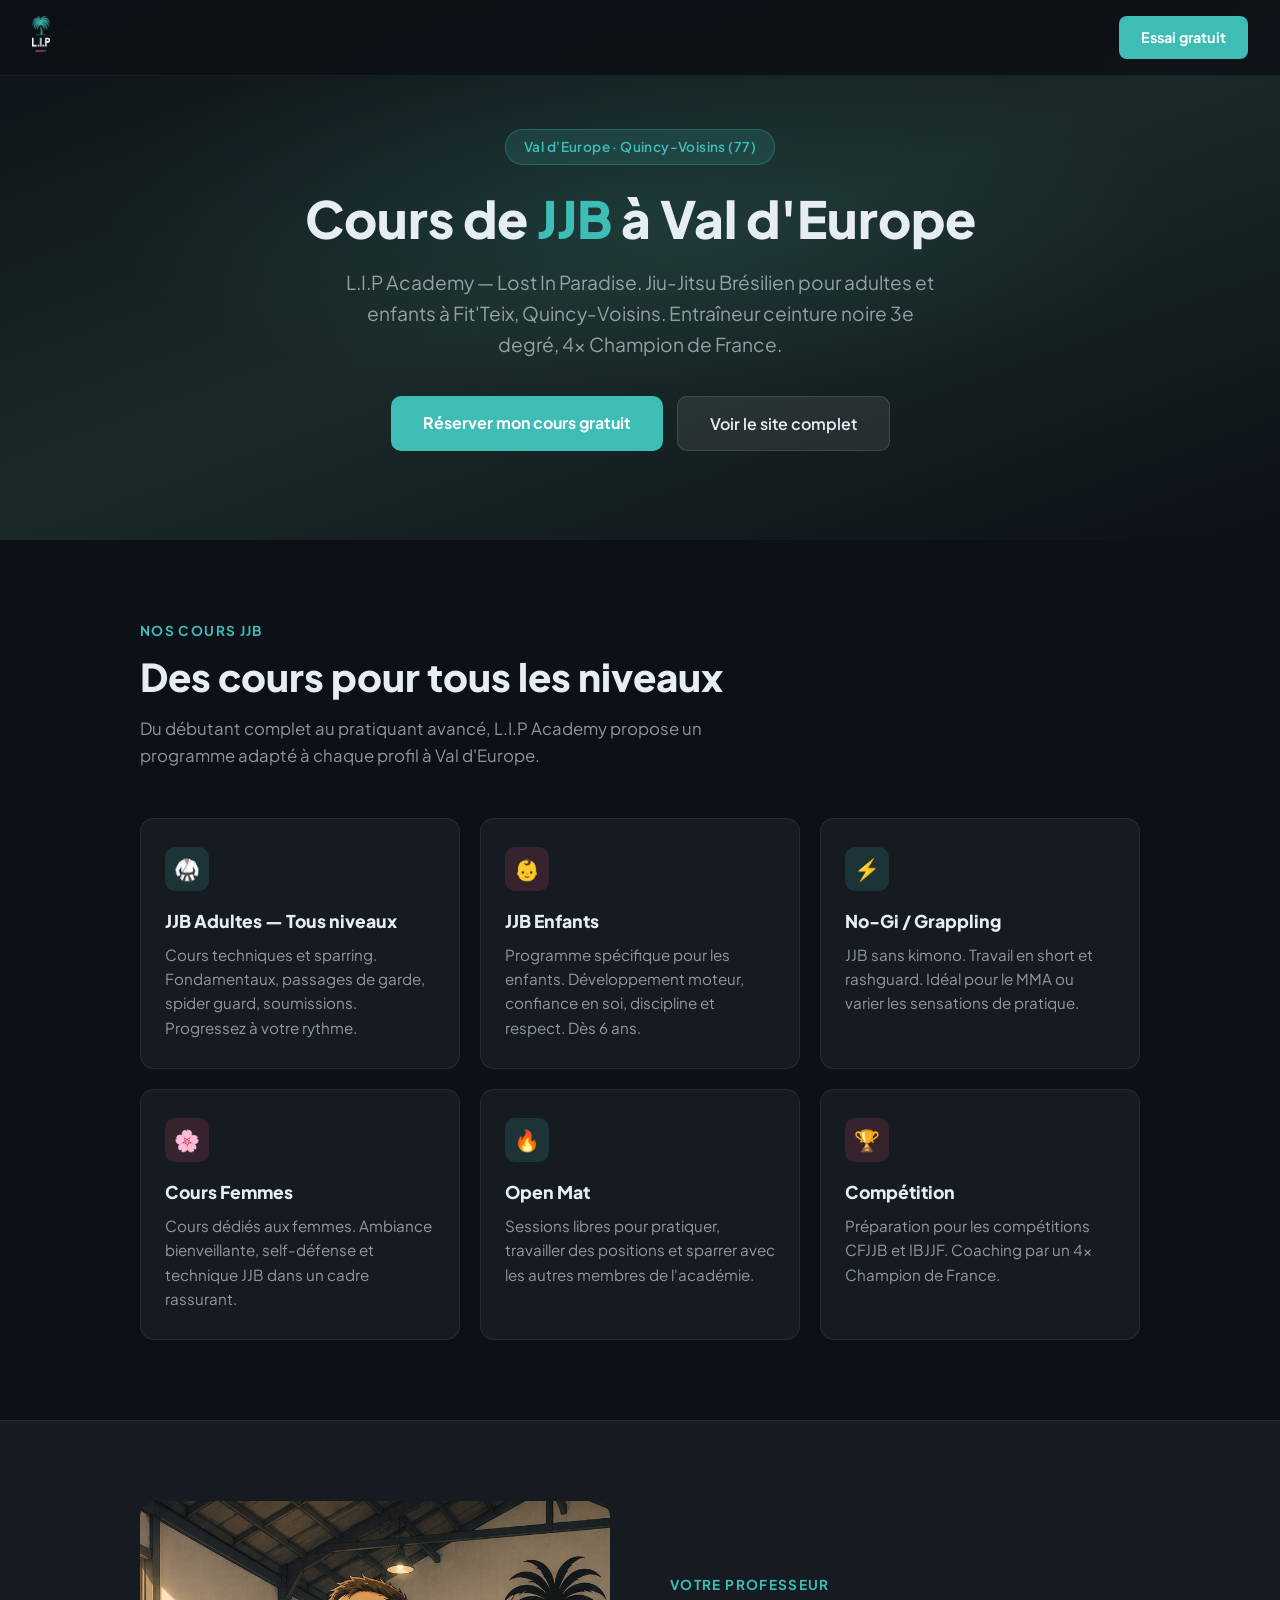
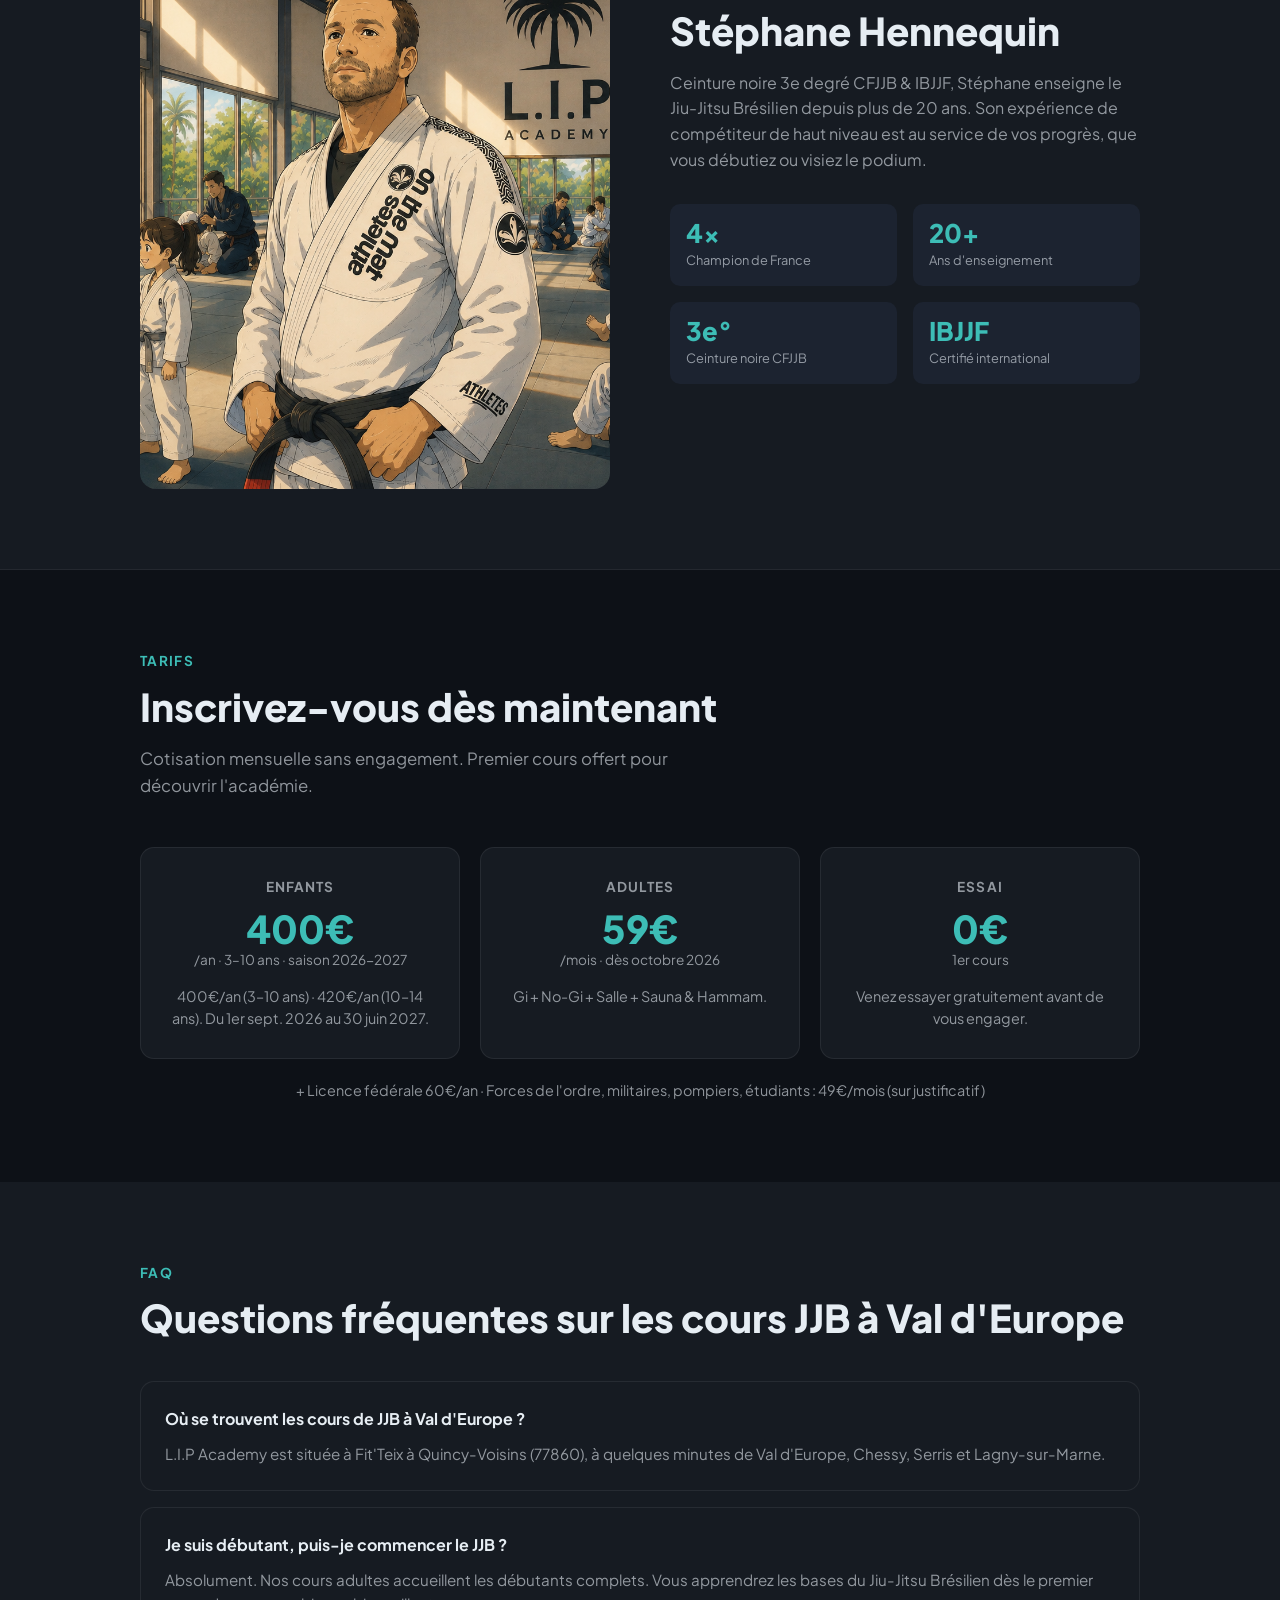
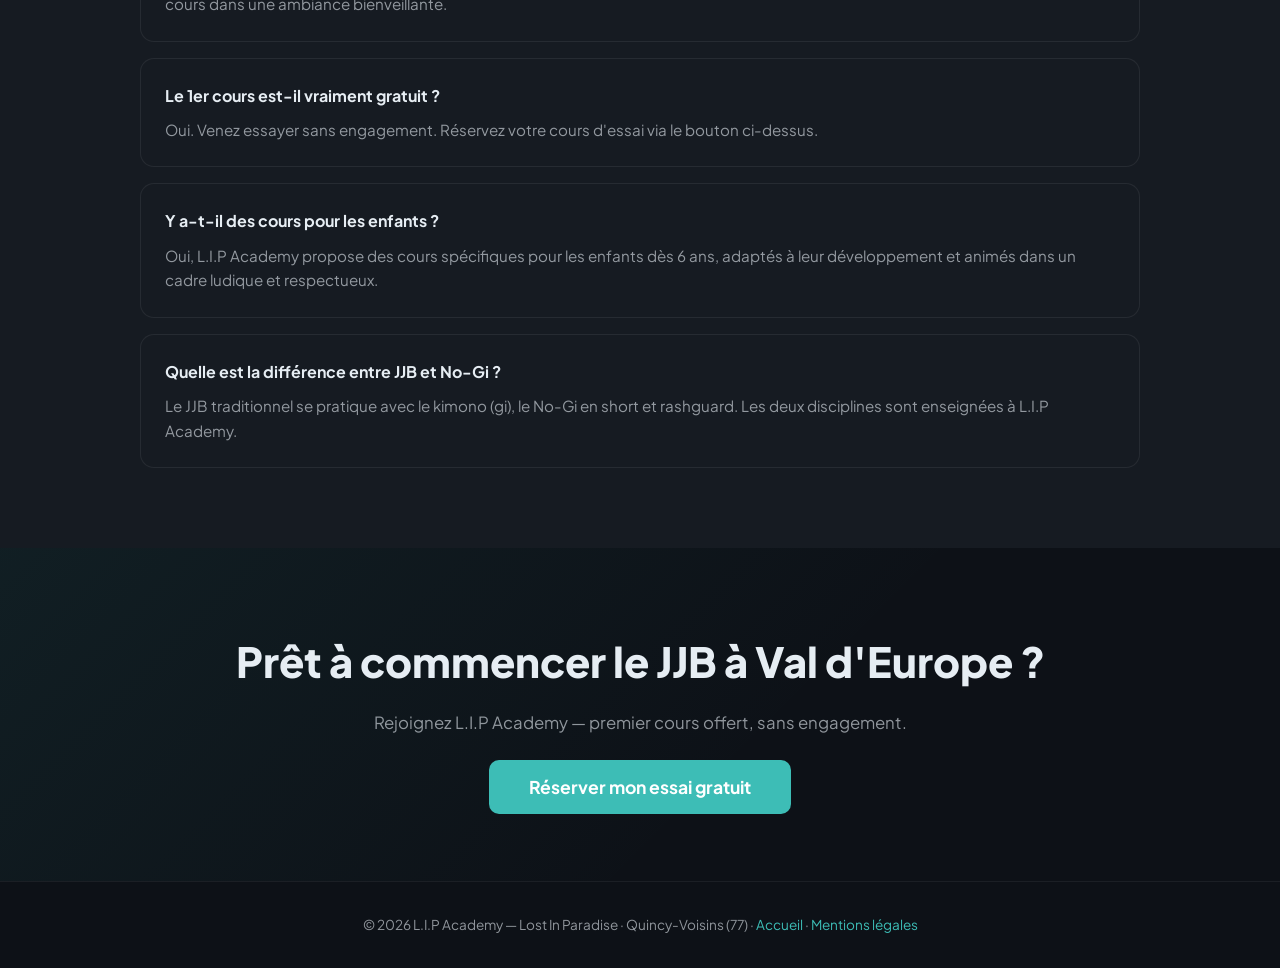
<file: cours-jjb-val-d-europe.html>
<!DOCTYPE html>
<html lang="fr">
<head>
  <meta charset="UTF-8">
  <meta name="viewport" content="width=device-width, initial-scale=1.0">
  <title>Cours JJB Val d'Europe — Jiu-Jitsu Brésilien à Quincy-Voisins (77) | L.I.P Academy</title>
  <meta name="description" content="Cours de JJB (Jiu-Jitsu Brésilien) à Val d'Europe, Quincy-Voisins (77). L.I.P Academy propose des cours adultes, enfants, No-Gi et self-défense. Ceinture noire 3e degré, 4× Champion de France. 1er cours gratuit.">
  <meta name="keywords" content="cours JJB val d'europe, cours jiu-jitsu brésilien val d'europe, BJJ val d'europe, cours jujitsu 77, jiu-jitsu Chessy, jiu-jitsu Serris, jiu-jitsu Meaux, cours grappling val d'europe, arts martiaux val d'europe, LIP Academy, Quincy-Voisins">
  <meta name="robots" content="index, follow">
  <link rel="canonical" href="https://lip-academie.com/cours-jjb-val-d-europe.html">
  <link rel="icon" type="image/png" sizes="512x512" href="lip-favicon-512.png">
  <link rel="apple-touch-icon" href="lip-favicon-512.png">

  <!-- Open Graph -->
  <meta property="og:title" content="Cours JJB Val d'Europe — L.I.P Academy">
  <meta property="og:description" content="Cours de Jiu-Jitsu Brésilien à Val d'Europe (77). Adultes, enfants, No-Gi. 4× Champion de France. 1er cours gratuit.">
  <meta property="og:type" content="website">
  <meta property="og:url" content="https://lip-academie.com/cours-jjb-val-d-europe.html">
  <meta property="og:locale" content="fr_FR">
  <meta property="og:image" content="https://lip-academie.com/img-prof-dojo.png">
  <meta property="og:image:width" content="1536">
  <meta property="og:image:height" content="1024">

  <!-- JSON-LD -->
  <script type="application/ld+json">
  {
    "@context": "https://schema.org",
    "@type": "SportsClub",
    "name": "L.I.P Academy — Lost In Paradise",
    "description": "Cours de Jiu-Jitsu Brésilien (JJB) à Val d'Europe, Quincy-Voisins (77). Adultes, enfants, No-Gi, self-défense.",
    "url": "https://lip-academie.com/cours-jjb-val-d-europe.html",
    "telephone": "",
    "address": {
      "@type": "PostalAddress",
      "streetAddress": "Fit'Teix",
      "addressLocality": "Quincy-Voisins",
      "postalCode": "77860",
      "addressCountry": "FR"
    },
    "geo": {
      "@type": "GeoCoordinates",
      "latitude": 48.9,
      "longitude": 2.78
    },
    "areaServed": ["Val d'Europe", "Chessy", "Serris", "Meaux", "Lagny-sur-Marne", "Esbly", "Seine-et-Marne"],
    "sport": "Jiu-Jitsu Brésilien",
    "founder": {
      "@type": "Person",
      "name": "Stéphane Hennequin",
      "jobTitle": "Ceinture noire 3e degré CFJJB & IBJJF, 4× Champion de France"
    }
  }
  </script>

  <link rel="preconnect" href="https://fonts.googleapis.com">
  <link rel="preconnect" href="https://fonts.gstatic.com" crossorigin>
  <link href="https://fonts.googleapis.com/css2?family=Plus+Jakarta+Sans:wght@400;500;600;800&display=swap" rel="stylesheet">

  <style>
    *, *::before, *::after { box-sizing: border-box; margin: 0; padding: 0; }

    :root {
      --teal: #3DBDB6;
      --teal-dark: #2EA09A;
      --rose: #E8546A;
      --dark: #0D1117;
      --dark2: #161B22;
      --dark3: #1C2330;
      --text: #E6EDF3;
      --text-muted: rgba(230,237,243,.6);
      --radius: 14px;
    }

    html { scroll-behavior: smooth; }

    body {
      font-family: 'Plus Jakarta Sans', sans-serif;
      background: var(--dark);
      color: var(--text);
      line-height: 1.6;
    }

    /* NAV */
    nav {
      position: fixed;
      top: 0; left: 0; right: 0;
      z-index: 100;
      padding: 16px 32px;
      display: flex;
      align-items: center;
      justify-content: space-between;
      background: rgba(13,17,23,.9);
      backdrop-filter: blur(12px);
      border-bottom: 1px solid rgba(255,255,255,.06);
    }

    .nav-logo img { height: 36px; }

    .nav-cta {
      background: var(--teal);
      color: #fff;
      text-decoration: none;
      padding: 10px 22px;
      border-radius: 8px;
      font-weight: 700;
      font-size: .9rem;
      transition: background .2s;
    }
    .nav-cta:hover { background: var(--teal-dark); }

    /* HERO */
    .hero {
      min-height: 60vh;
      display: flex;
      align-items: center;
      justify-content: center;
      text-align: center;
      padding: 120px 24px 80px;
      background: linear-gradient(160deg, #0D1117 0%, #1a2a28 50%, #0D1117 100%);
      position: relative;
      overflow: hidden;
    }

    .hero::before {
      content: '';
      position: absolute;
      inset: 0;
      background: radial-gradient(ellipse 60% 50% at 50% 40%, rgba(61,189,182,.12) 0%, transparent 70%);
    }

    .hero-inner { position: relative; max-width: 800px; }

    .hero-badge {
      display: inline-block;
      background: rgba(61,189,182,.15);
      color: var(--teal);
      border: 1px solid rgba(61,189,182,.3);
      border-radius: 999px;
      padding: 6px 18px;
      font-size: .85rem;
      font-weight: 600;
      margin-bottom: 24px;
      letter-spacing: .03em;
    }

    .hero h1 {
      font-size: clamp(2rem, 5vw, 3.2rem);
      font-weight: 800;
      line-height: 1.15;
      margin-bottom: 20px;
    }

    .hero h1 span { color: var(--teal); }

    .hero p {
      font-size: clamp(1rem, 2.5vw, 1.2rem);
      color: var(--text-muted);
      max-width: 600px;
      margin: 0 auto 36px;
    }

    .hero-btns {
      display: flex;
      gap: 14px;
      justify-content: center;
      flex-wrap: wrap;
    }

    .btn-primary {
      background: var(--teal);
      color: #fff;
      text-decoration: none;
      padding: 14px 32px;
      border-radius: 10px;
      font-weight: 700;
      font-size: 1rem;
      transition: background .2s, transform .15s;
    }
    .btn-primary:hover { background: var(--teal-dark); transform: translateY(-2px); }

    .btn-secondary {
      background: rgba(255,255,255,.08);
      color: var(--text);
      text-decoration: none;
      padding: 14px 32px;
      border-radius: 10px;
      font-weight: 600;
      font-size: 1rem;
      border: 1px solid rgba(255,255,255,.12);
      transition: background .2s;
    }
    .btn-secondary:hover { background: rgba(255,255,255,.14); }

    /* SECTIONS */
    section { padding: 80px 24px; }

    .container { max-width: 1000px; margin: 0 auto; }

    .section-label {
      color: var(--teal);
      font-size: .85rem;
      font-weight: 700;
      letter-spacing: .1em;
      text-transform: uppercase;
      margin-bottom: 12px;
    }

    .section-title {
      font-size: clamp(1.6rem, 3.5vw, 2.4rem);
      font-weight: 800;
      margin-bottom: 16px;
      line-height: 1.2;
    }

    .section-sub {
      color: var(--text-muted);
      font-size: 1.05rem;
      max-width: 600px;
      margin-bottom: 48px;
    }

    /* CARDS COURS */
    .cours-grid {
      display: grid;
      grid-template-columns: repeat(auto-fit, minmax(260px, 1fr));
      gap: 20px;
      margin-top: 40px;
    }

    .cours-card {
      background: var(--dark2);
      border: 1px solid rgba(255,255,255,.07);
      border-radius: var(--radius);
      padding: 28px 24px;
    }

    .cours-card .cc-icon {
      width: 44px; height: 44px;
      border-radius: 10px;
      display: flex; align-items: center; justify-content: center;
      font-size: 1.3rem;
      margin-bottom: 16px;
    }
    .cc-teal { background: rgba(61,189,182,.15); }
    .cc-rose { background: rgba(232,84,106,.15); }

    .cours-card h3 {
      font-size: 1.1rem;
      font-weight: 800;
      margin-bottom: 8px;
    }

    .cours-card p {
      color: var(--text-muted);
      font-size: .95rem;
      line-height: 1.6;
    }

    /* PROF */
    .prof-section {
      background: var(--dark2);
      border-top: 1px solid rgba(255,255,255,.06);
      border-bottom: 1px solid rgba(255,255,255,.06);
    }

    .prof-inner {
      display: grid;
      grid-template-columns: 1fr 1fr;
      gap: 60px;
      align-items: center;
    }

    @media (max-width: 700px) {
      .prof-inner { grid-template-columns: 1fr; gap: 32px; }
    }

    .prof-img {
      border-radius: 16px;
      overflow: hidden;
      aspect-ratio: 4/5;
    }
    .prof-img img { width: 100%; height: 100%; object-fit: cover; }

    .prof-stats {
      display: grid;
      grid-template-columns: 1fr 1fr;
      gap: 16px;
      margin: 32px 0;
    }

    .stat-box {
      background: var(--dark3);
      border-radius: 10px;
      padding: 16px;
    }

    .stat-box .stat-val {
      font-size: 1.6rem;
      font-weight: 800;
      color: var(--teal);
      line-height: 1;
      margin-bottom: 4px;
    }

    .stat-box .stat-label {
      font-size: .8rem;
      color: var(--text-muted);
    }

    /* TARIFS */
    .tarif-grid {
      display: grid;
      grid-template-columns: repeat(auto-fit, minmax(220px, 1fr));
      gap: 20px;
      margin-top: 40px;
    }

    .tarif-card {
      background: var(--dark2);
      border: 1px solid rgba(255,255,255,.07);
      border-radius: var(--radius);
      padding: 28px 24px;
      text-align: center;
    }

    .tarif-card.featured {
      border-color: var(--teal);
      background: rgba(61,189,182,.05);
    }

    .tarif-name {
      font-size: .85rem;
      font-weight: 700;
      text-transform: uppercase;
      letter-spacing: .08em;
      color: var(--text-muted);
      margin-bottom: 12px;
    }

    .tarif-price {
      font-size: 2.4rem;
      font-weight: 800;
      color: var(--teal);
      line-height: 1;
    }

    .tarif-period {
      font-size: .85rem;
      color: var(--text-muted);
      margin-bottom: 16px;
    }

    .tarif-desc {
      font-size: .9rem;
      color: var(--text-muted);
      line-height: 1.5;
    }

    /* CTA FINAL */
    .cta-section {
      text-align: center;
      background: linear-gradient(135deg, rgba(61,189,182,.08) 0%, transparent 60%);
    }

    .cta-section h2 {
      font-size: clamp(1.8rem, 4vw, 2.6rem);
      font-weight: 800;
      margin-bottom: 16px;
    }

    .cta-section p {
      color: var(--text-muted);
      font-size: 1.05rem;
      margin-bottom: 36px;
    }

    /* FAQ */
    .faq-list { margin-top: 40px; display: flex; flex-direction: column; gap: 16px; }

    .faq-item {
      background: var(--dark2);
      border: 1px solid rgba(255,255,255,.07);
      border-radius: var(--radius);
      padding: 24px;
    }

    .faq-item h3 {
      font-size: 1rem;
      font-weight: 700;
      margin-bottom: 10px;
    }

    .faq-item p {
      color: var(--text-muted);
      font-size: .95rem;
      line-height: 1.6;
    }

    /* FOOTER */
    footer {
      text-align: center;
      padding: 32px 24px;
      color: var(--text-muted);
      font-size: .85rem;
      border-top: 1px solid rgba(255,255,255,.06);
    }

    footer a { color: var(--teal); text-decoration: none; }
  </style>
</head>
<body>

  <nav>
    <a class="nav-logo" href="/">
      <img src="logo-dark.png" alt="L.I.P Academy">
    </a>
    <a class="nav-cta" href="https://oss-academy.com/academies/lip" target="_blank" rel="noopener">Essai gratuit</a>
  </nav>

  <!-- HERO -->
  <section class="hero">
    <div class="hero-inner">
      <div class="hero-badge">Val d'Europe · Quincy-Voisins (77)</div>
      <h1>Cours de <span>JJB</span> à Val d'Europe</h1>
      <p>L.I.P Academy — Lost In Paradise. Jiu-Jitsu Brésilien pour adultes et enfants à Fit'Teix, Quincy-Voisins. Entraîneur ceinture noire 3e degré, 4× Champion de France.</p>
      <div class="hero-btns">
        <a href="https://oss-academy.com/academies/lip" target="_blank" rel="noopener" class="btn-primary">Réserver mon cours gratuit</a>
        <a href="/" class="btn-secondary">Voir le site complet</a>
      </div>
    </div>
  </section>

  <!-- COURS -->
  <section>
    <div class="container">
      <div class="section-label">Nos cours JJB</div>
      <h2 class="section-title">Des cours pour tous les niveaux</h2>
      <p class="section-sub">Du débutant complet au pratiquant avancé, L.I.P Academy propose un programme adapté à chaque profil à Val d'Europe.</p>

      <div class="cours-grid">
        <div class="cours-card">
          <div class="cc-icon cc-teal">🥋</div>
          <h3>JJB Adultes — Tous niveaux</h3>
          <p>Cours techniques et sparring. Fondamentaux, passages de garde, spider guard, soumissions. Progressez à votre rythme.</p>
        </div>
        <div class="cours-card">
          <div class="cc-icon cc-rose">👶</div>
          <h3>JJB Enfants</h3>
          <p>Programme spécifique pour les enfants. Développement moteur, confiance en soi, discipline et respect. Dès 6 ans.</p>
        </div>
        <div class="cours-card">
          <div class="cc-icon cc-teal">⚡</div>
          <h3>No-Gi / Grappling</h3>
          <p>JJB sans kimono. Travail en short et rashguard. Idéal pour le MMA ou varier les sensations de pratique.</p>
        </div>
        <div class="cours-card">
          <div class="cc-icon cc-rose">🌸</div>
          <h3>Cours Femmes</h3>
          <p>Cours dédiés aux femmes. Ambiance bienveillante, self-défense et technique JJB dans un cadre rassurant.</p>
        </div>
        <div class="cours-card">
          <div class="cc-icon cc-teal">🔥</div>
          <h3>Open Mat</h3>
          <p>Sessions libres pour pratiquer, travailler des positions et sparrer avec les autres membres de l'académie.</p>
        </div>
        <div class="cours-card">
          <div class="cc-icon cc-rose">🏆</div>
          <h3>Compétition</h3>
          <p>Préparation pour les compétitions CFJJB et IBJJF. Coaching par un 4× Champion de France.</p>
        </div>
      </div>
    </div>
  </section>

  <!-- PROF -->
  <section class="prof-section">
    <div class="container">
      <div class="prof-inner">
        <div class="prof-img">
          <img src="img-prof-dojo.png" alt="Stéphane Hennequin — Professeur JJB Val d'Europe" loading="lazy">
        </div>
        <div>
          <div class="section-label">Votre professeur</div>
          <h2 class="section-title">Stéphane Hennequin</h2>
          <p style="color:var(--text-muted);margin-bottom:24px">Ceinture noire 3e degré CFJJB & IBJJF, Stéphane enseigne le Jiu-Jitsu Brésilien depuis plus de 20 ans. Son expérience de compétiteur de haut niveau est au service de vos progrès, que vous débutiez ou visiez le podium.</p>

          <div class="prof-stats">
            <div class="stat-box">
              <div class="stat-val">4×</div>
              <div class="stat-label">Champion de France</div>
            </div>
            <div class="stat-box">
              <div class="stat-val">20+</div>
              <div class="stat-label">Ans d'enseignement</div>
            </div>
            <div class="stat-box">
              <div class="stat-val">3e°</div>
              <div class="stat-label">Ceinture noire CFJJB</div>
            </div>
            <div class="stat-box">
              <div class="stat-val">IBJJF</div>
              <div class="stat-label">Certifié international</div>
            </div>
          </div>
        </div>
      </div>
    </div>
  </section>

  <!-- TARIFS -->
  <section>
    <div class="container">
      <div class="section-label">Tarifs</div>
      <h2 class="section-title">Inscrivez-vous dès maintenant</h2>
      <p class="section-sub">Cotisation mensuelle sans engagement. Premier cours offert pour découvrir l'académie.</p>

      <div class="tarif-grid">
        <div class="tarif-card">
          <div class="tarif-name">Enfants</div>
          <div class="tarif-price">400€</div>
          <div class="tarif-period">/an · 3–10 ans · saison 2026-2027</div>
          <p class="tarif-desc">400€/an (3–10 ans) · 420€/an (10–14 ans). Du 1er sept. 2026 au 30 juin 2027.</p>
        </div>
        <div class="tarif-card">
          <div class="tarif-name">Adultes</div>
          <div class="tarif-price">59€</div>
          <div class="tarif-period">/mois · dès octobre 2026</div>
          <p class="tarif-desc">Gi + No-Gi + Salle + Sauna &amp; Hammam.</p>
        </div>
        <div class="tarif-card">
          <div class="tarif-name">Essai</div>
          <div class="tarif-price">0€</div>
          <div class="tarif-period">1er cours</div>
          <p class="tarif-desc">Venez essayer gratuitement avant de vous engager.</p>
        </div>
      </div>

      <p style="margin-top:20px;font-size:.9rem;color:var(--text-muted);text-align:center">
        + Licence fédérale 60€/an · Forces de l'ordre, militaires, pompiers, étudiants : 49€/mois (sur justificatif)
      </p>
    </div>
  </section>

  <!-- FAQ -->
  <section style="background:var(--dark2)">
    <div class="container">
      <div class="section-label">FAQ</div>
      <h2 class="section-title">Questions fréquentes sur les cours JJB à Val d'Europe</h2>

      <div class="faq-list">
        <div class="faq-item">
          <h3>Où se trouvent les cours de JJB à Val d'Europe ?</h3>
          <p>L.I.P Academy est située à Fit'Teix à Quincy-Voisins (77860), à quelques minutes de Val d'Europe, Chessy, Serris et Lagny-sur-Marne.</p>
        </div>
        <div class="faq-item">
          <h3>Je suis débutant, puis-je commencer le JJB ?</h3>
          <p>Absolument. Nos cours adultes accueillent les débutants complets. Vous apprendrez les bases du Jiu-Jitsu Brésilien dès le premier cours dans une ambiance bienveillante.</p>
        </div>
        <div class="faq-item">
          <h3>Le 1er cours est-il vraiment gratuit ?</h3>
          <p>Oui. Venez essayer sans engagement. Réservez votre cours d'essai via le bouton ci-dessus.</p>
        </div>
        <div class="faq-item">
          <h3>Y a-t-il des cours pour les enfants ?</h3>
          <p>Oui, L.I.P Academy propose des cours spécifiques pour les enfants dès 6 ans, adaptés à leur développement et animés dans un cadre ludique et respectueux.</p>
        </div>
        <div class="faq-item">
          <h3>Quelle est la différence entre JJB et No-Gi ?</h3>
          <p>Le JJB traditionnel se pratique avec le kimono (gi), le No-Gi en short et rashguard. Les deux disciplines sont enseignées à L.I.P Academy.</p>
        </div>
      </div>
    </div>
  </section>

  <!-- CTA FINAL -->
  <section class="cta-section">
    <div class="container">
      <h2>Prêt à commencer le JJB à Val d'Europe ?</h2>
      <p>Rejoignez L.I.P Academy — premier cours offert, sans engagement.</p>
      <a href="https://oss-academy.com/academies/lip" target="_blank" rel="noopener" class="btn-primary" style="font-size:1.1rem;padding:16px 40px">Réserver mon essai gratuit</a>
    </div>
  </section>

  <footer>
    <p>© 2026 L.I.P Academy — Lost In Paradise · Quincy-Voisins (77) · <a href="/">Accueil</a> · <a href="/mentions-legales.html">Mentions légales</a></p>
  </footer>

</body>
</html>
</file>
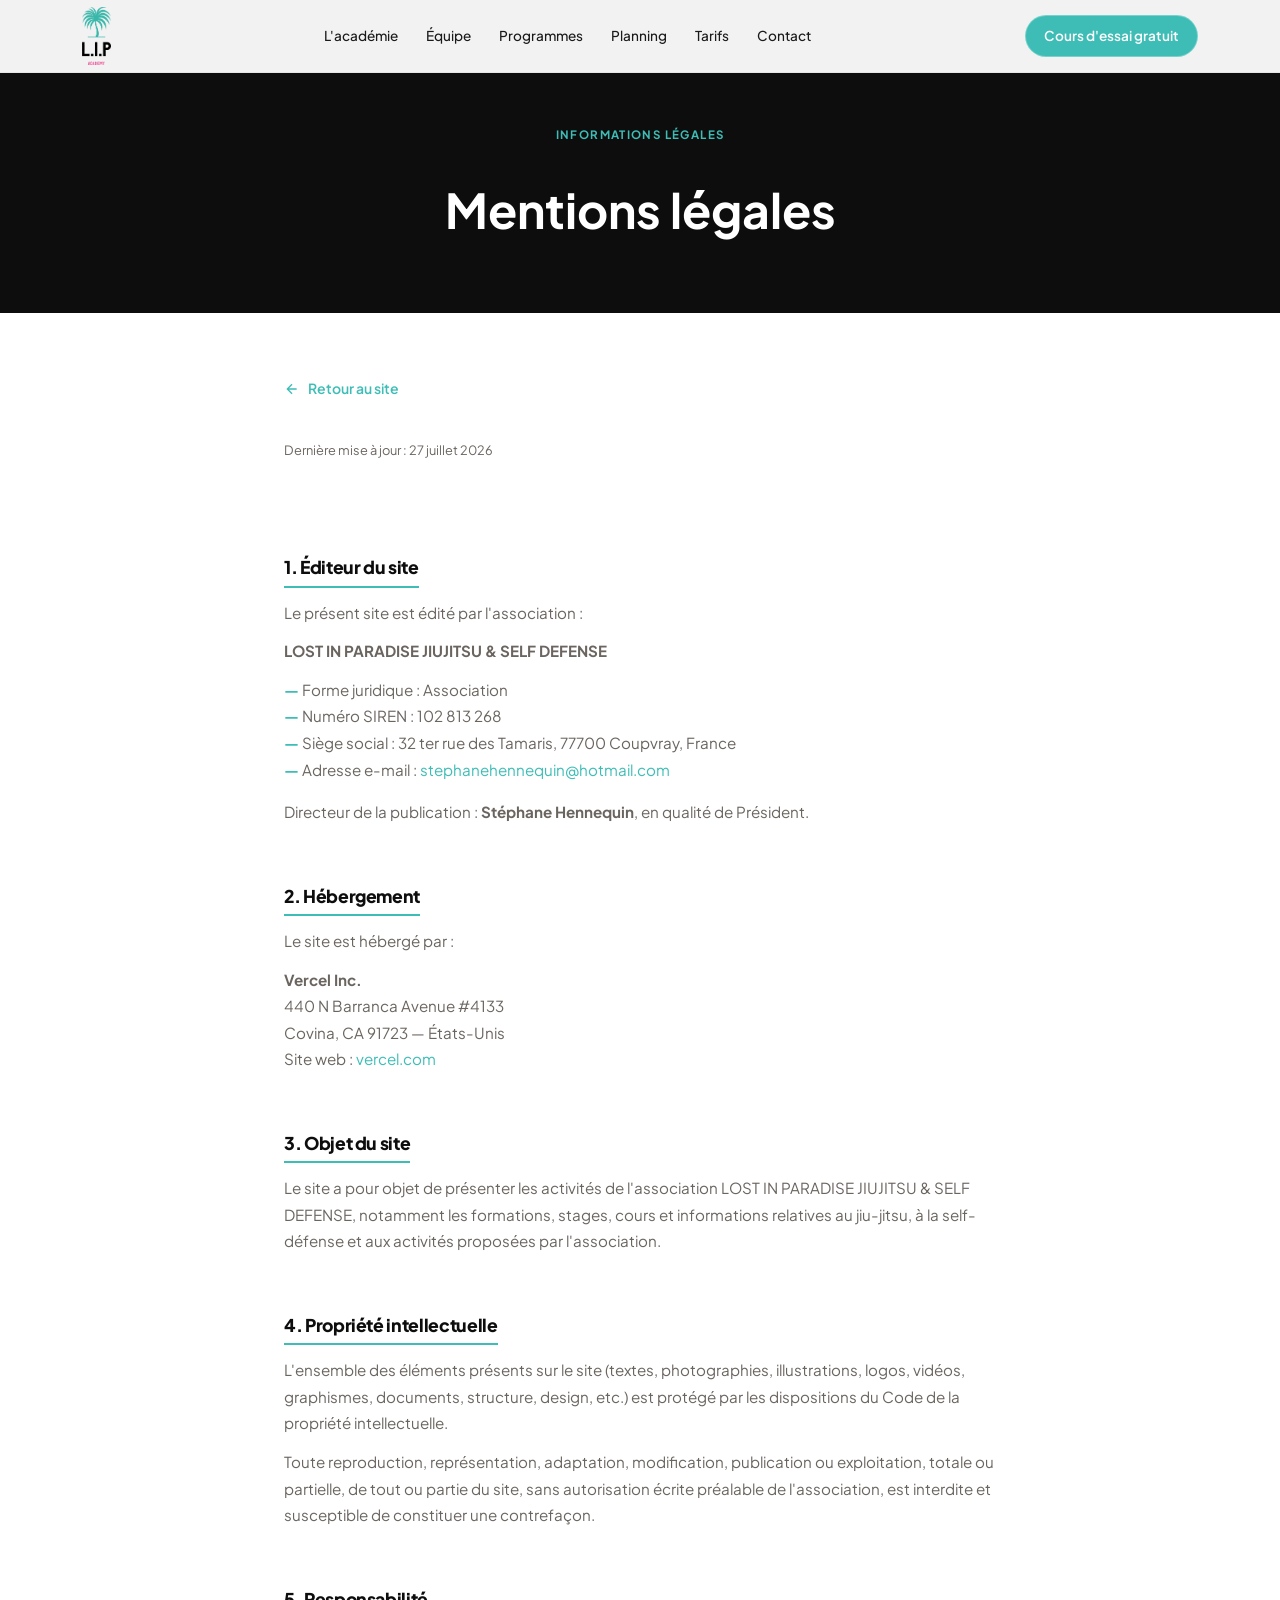
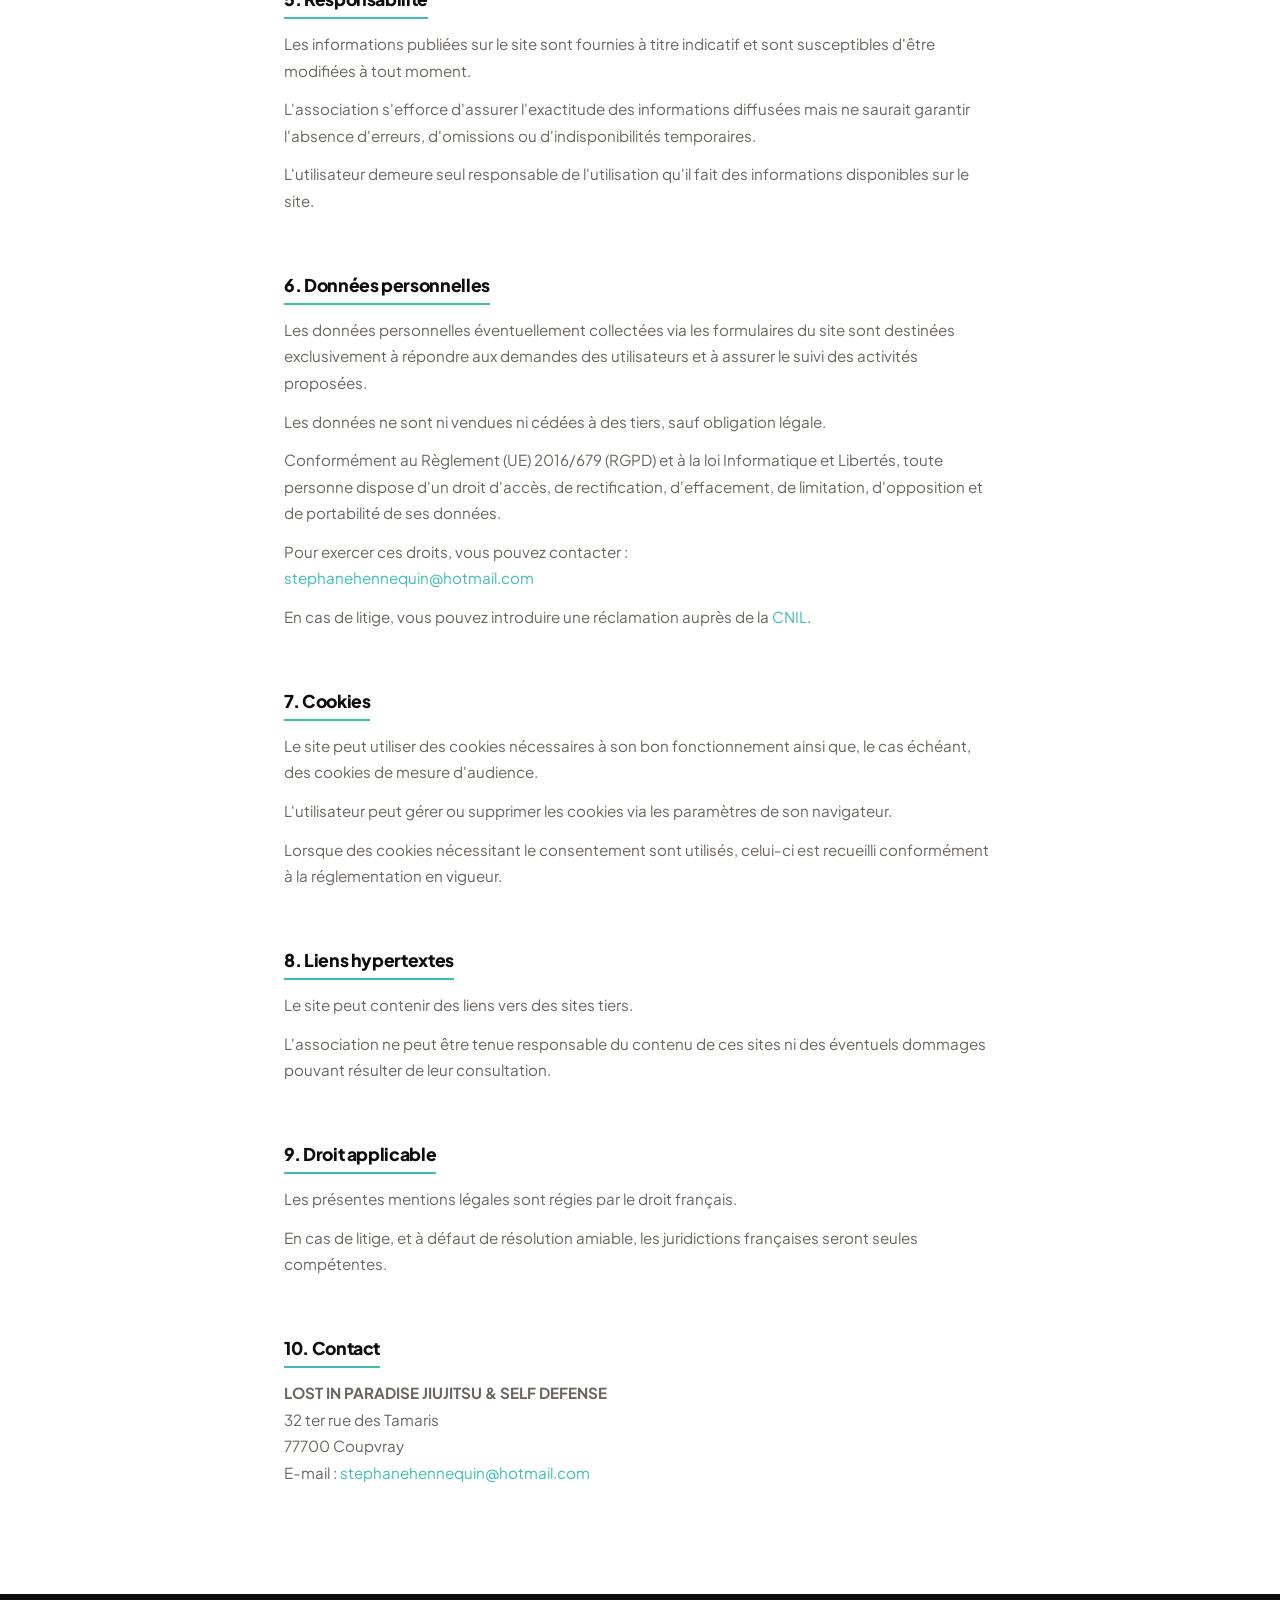
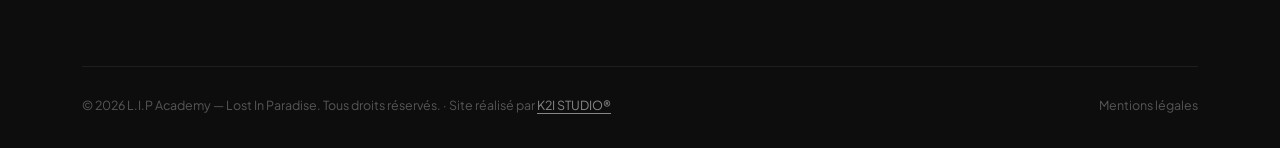
<file: mentions-legales.html>
<!DOCTYPE html>
<html lang="fr">
<head>
  <meta charset="UTF-8">
  <meta name="viewport" content="width=device-width, initial-scale=1.0">
  <title>Mentions légales — L.I.P Academy</title>
  <meta name="description" content="Mentions légales de L.I.P Academy — Lost In Paradise Jiujitsu & Self Defense.">
  <meta name="robots" content="noindex">
  <link rel="preconnect" href="https://fonts.googleapis.com">
  <link rel="preconnect" href="https://fonts.gstatic.com" crossorigin>
  <link href="https://fonts.googleapis.com/css2?family=Plus+Jakarta+Sans:ital,wght@0,300;0,400;0,500;0,600;0,700;0,800;1,400&display=swap" rel="stylesheet">
  <link rel="stylesheet" href="styles.css?v=25">
  <style>
    .legal-hero {
      background: var(--black);
      padding: 120px 0 64px;
      text-align: center;
    }
    .legal-hero .eyebrow { color: var(--teal); }
    .legal-hero h1 { color: #fff; margin: 12px 0 0; font-size: clamp(2rem, 4vw, 3rem); }

    .legal-body {
      max-width: 760px;
      margin: 0 auto;
      padding: 64px 24px 96px;
    }
    .legal-body h2 {
      font-size: 1.1rem;
      font-weight: 800;
      color: var(--black);
      margin: 48px 0 12px;
      padding-bottom: 8px;
      border-bottom: 2px solid var(--teal);
      display: inline-block;
    }
    .legal-body p {
      font-size: .95rem;
      color: var(--muted);
      line-height: 1.75;
      margin-bottom: 12px;
    }
    .legal-body ul {
      margin: 8px 0 16px 0;
      padding: 0;
      list-style: none;
    }
    .legal-body ul li {
      font-size: .95rem;
      color: var(--muted);
      line-height: 1.75;
      padding-left: 18px;
      position: relative;
    }
    .legal-body ul li::before {
      content: '—';
      position: absolute;
      left: 0;
      color: var(--teal);
      font-weight: 700;
    }
    .legal-body a { color: var(--teal); text-underline-offset: 3px; }
    .legal-date {
      font-size: .8rem;
      color: var(--muted);
      margin-bottom: 48px;
      display: block;
    }
    .back-link {
      display: inline-flex;
      align-items: center;
      gap: 8px;
      font-size: .875rem;
      font-weight: 600;
      color: var(--teal);
      text-decoration: none;
      margin-bottom: 40px;
    }
    .back-link:hover { opacity: .75; }
  </style>
</head>
<body>
<div class="site-wrapper">

  <!-- NAV -->
  <header class="nav scrolled" id="nav">
    <div class="nav-inner">
      <a href="index.html" class="nav-logo">
        <img src="logo-color.png" alt="L.I.P Academy" class="logo-img logo-light">
        <img src="logo-dark.png" alt="L.I.P Academy" class="logo-img logo-dark-img">
      </a>
      <nav class="nav-links">
        <a href="index.html#academie">L'académie</a>
        <a href="index.html#professeur">Équipe</a>
        <a href="index.html#programmes">Programmes</a>
        <a href="index.html#planning">Planning</a>
        <a href="index.html#tarifs">Tarifs</a>
        <a href="index.html#contact">Contact</a>
      </nav>
      <a href="https://oss-academy.com/academies/lip" target="_blank" rel="noopener" class="nav-cta">Cours d'essai gratuit</a>
    </div>
  </header>

  <!-- HERO -->
  <div class="legal-hero">
    <div class="container">
      <span class="eyebrow">Informations légales</span>
      <h1>Mentions légales</h1>
    </div>
  </div>

  <!-- CONTENT -->
  <div class="legal-body">
    <a href="index.html" class="back-link">
      <svg width="16" height="16" viewBox="0 0 24 24" fill="none" stroke="currentColor" stroke-width="2"><path d="M19 12H5M12 5l-7 7 7 7"/></svg>
      Retour au site
    </a>

    <span class="legal-date">Dernière mise à jour : 27 juillet 2026</span>

    <h2>1. Éditeur du site</h2>
    <p>Le présent site est édité par l'association :</p>
    <p><strong>LOST IN PARADISE JIUJITSU &amp; SELF DEFENSE</strong></p>
    <ul>
      <li>Forme juridique : Association</li>
      <li>Numéro SIREN : 102 813 268</li>
      <li>Siège social : 32 ter rue des Tamaris, 77700 Coupvray, France</li>
      <li>Adresse e-mail : <a href="mailto:stephanehennequin@hotmail.com">stephanehennequin@hotmail.com</a></li>
    </ul>
    <p>Directeur de la publication : <strong>Stéphane Hennequin</strong>, en qualité de Président.</p>

    <h2>2. Hébergement</h2>
    <p>Le site est hébergé par :</p>
    <p>
      <strong>Vercel Inc.</strong><br>
      440 N Barranca Avenue #4133<br>
      Covina, CA 91723 — États-Unis<br>
      Site web : <a href="https://vercel.com" target="_blank" rel="noopener">vercel.com</a>
    </p>

    <h2>3. Objet du site</h2>
    <p>Le site a pour objet de présenter les activités de l'association LOST IN PARADISE JIUJITSU &amp; SELF DEFENSE, notamment les formations, stages, cours et informations relatives au jiu-jitsu, à la self-défense et aux activités proposées par l'association.</p>

    <h2>4. Propriété intellectuelle</h2>
    <p>L'ensemble des éléments présents sur le site (textes, photographies, illustrations, logos, vidéos, graphismes, documents, structure, design, etc.) est protégé par les dispositions du Code de la propriété intellectuelle.</p>
    <p>Toute reproduction, représentation, adaptation, modification, publication ou exploitation, totale ou partielle, de tout ou partie du site, sans autorisation écrite préalable de l'association, est interdite et susceptible de constituer une contrefaçon.</p>

    <h2>5. Responsabilité</h2>
    <p>Les informations publiées sur le site sont fournies à titre indicatif et sont susceptibles d'être modifiées à tout moment.</p>
    <p>L'association s'efforce d'assurer l'exactitude des informations diffusées mais ne saurait garantir l'absence d'erreurs, d'omissions ou d'indisponibilités temporaires.</p>
    <p>L'utilisateur demeure seul responsable de l'utilisation qu'il fait des informations disponibles sur le site.</p>

    <h2>6. Données personnelles</h2>
    <p>Les données personnelles éventuellement collectées via les formulaires du site sont destinées exclusivement à répondre aux demandes des utilisateurs et à assurer le suivi des activités proposées.</p>
    <p>Les données ne sont ni vendues ni cédées à des tiers, sauf obligation légale.</p>
    <p>Conformément au Règlement (UE) 2016/679 (RGPD) et à la loi Informatique et Libertés, toute personne dispose d'un droit d'accès, de rectification, d'effacement, de limitation, d'opposition et de portabilité de ses données.</p>
    <p>Pour exercer ces droits, vous pouvez contacter :<br>
    <a href="mailto:stephanehennequin@hotmail.com">stephanehennequin@hotmail.com</a></p>
    <p>En cas de litige, vous pouvez introduire une réclamation auprès de la <a href="https://www.cnil.fr" target="_blank" rel="noopener">CNIL</a>.</p>

    <h2>7. Cookies</h2>
    <p>Le site peut utiliser des cookies nécessaires à son bon fonctionnement ainsi que, le cas échéant, des cookies de mesure d'audience.</p>
    <p>L'utilisateur peut gérer ou supprimer les cookies via les paramètres de son navigateur.</p>
    <p>Lorsque des cookies nécessitant le consentement sont utilisés, celui-ci est recueilli conformément à la réglementation en vigueur.</p>

    <h2>8. Liens hypertextes</h2>
    <p>Le site peut contenir des liens vers des sites tiers.</p>
    <p>L'association ne peut être tenue responsable du contenu de ces sites ni des éventuels dommages pouvant résulter de leur consultation.</p>

    <h2>9. Droit applicable</h2>
    <p>Les présentes mentions légales sont régies par le droit français.</p>
    <p>En cas de litige, et à défaut de résolution amiable, les juridictions françaises seront seules compétentes.</p>

    <h2>10. Contact</h2>
    <p>
      <strong>LOST IN PARADISE JIUJITSU &amp; SELF DEFENSE</strong><br>
      32 ter rue des Tamaris<br>
      77700 Coupvray<br>
      E-mail : <a href="mailto:stephanehennequin@hotmail.com">stephanehennequin@hotmail.com</a>
    </p>
  </div>

  <!-- FOOTER -->
  <footer class="footer">
    <div class="container">
      <div class="footer-bottom">
        <p>&copy; 2026 L.I.P Academy — Lost In Paradise. Tous droits réservés. · Site réalisé par <a href="https://k2istudio.com" target="_blank" rel="noopener" style="color:rgba(255,255,255,.5);text-decoration:underline;text-underline-offset:3px">K2I STUDIO®</a></p>
        <div class="footer-legal">
          <a href="mentions-legales.html">Mentions légales</a>
        </div>
      </div>
    </div>
  </footer>

</div>
</body>
</html>
</file>
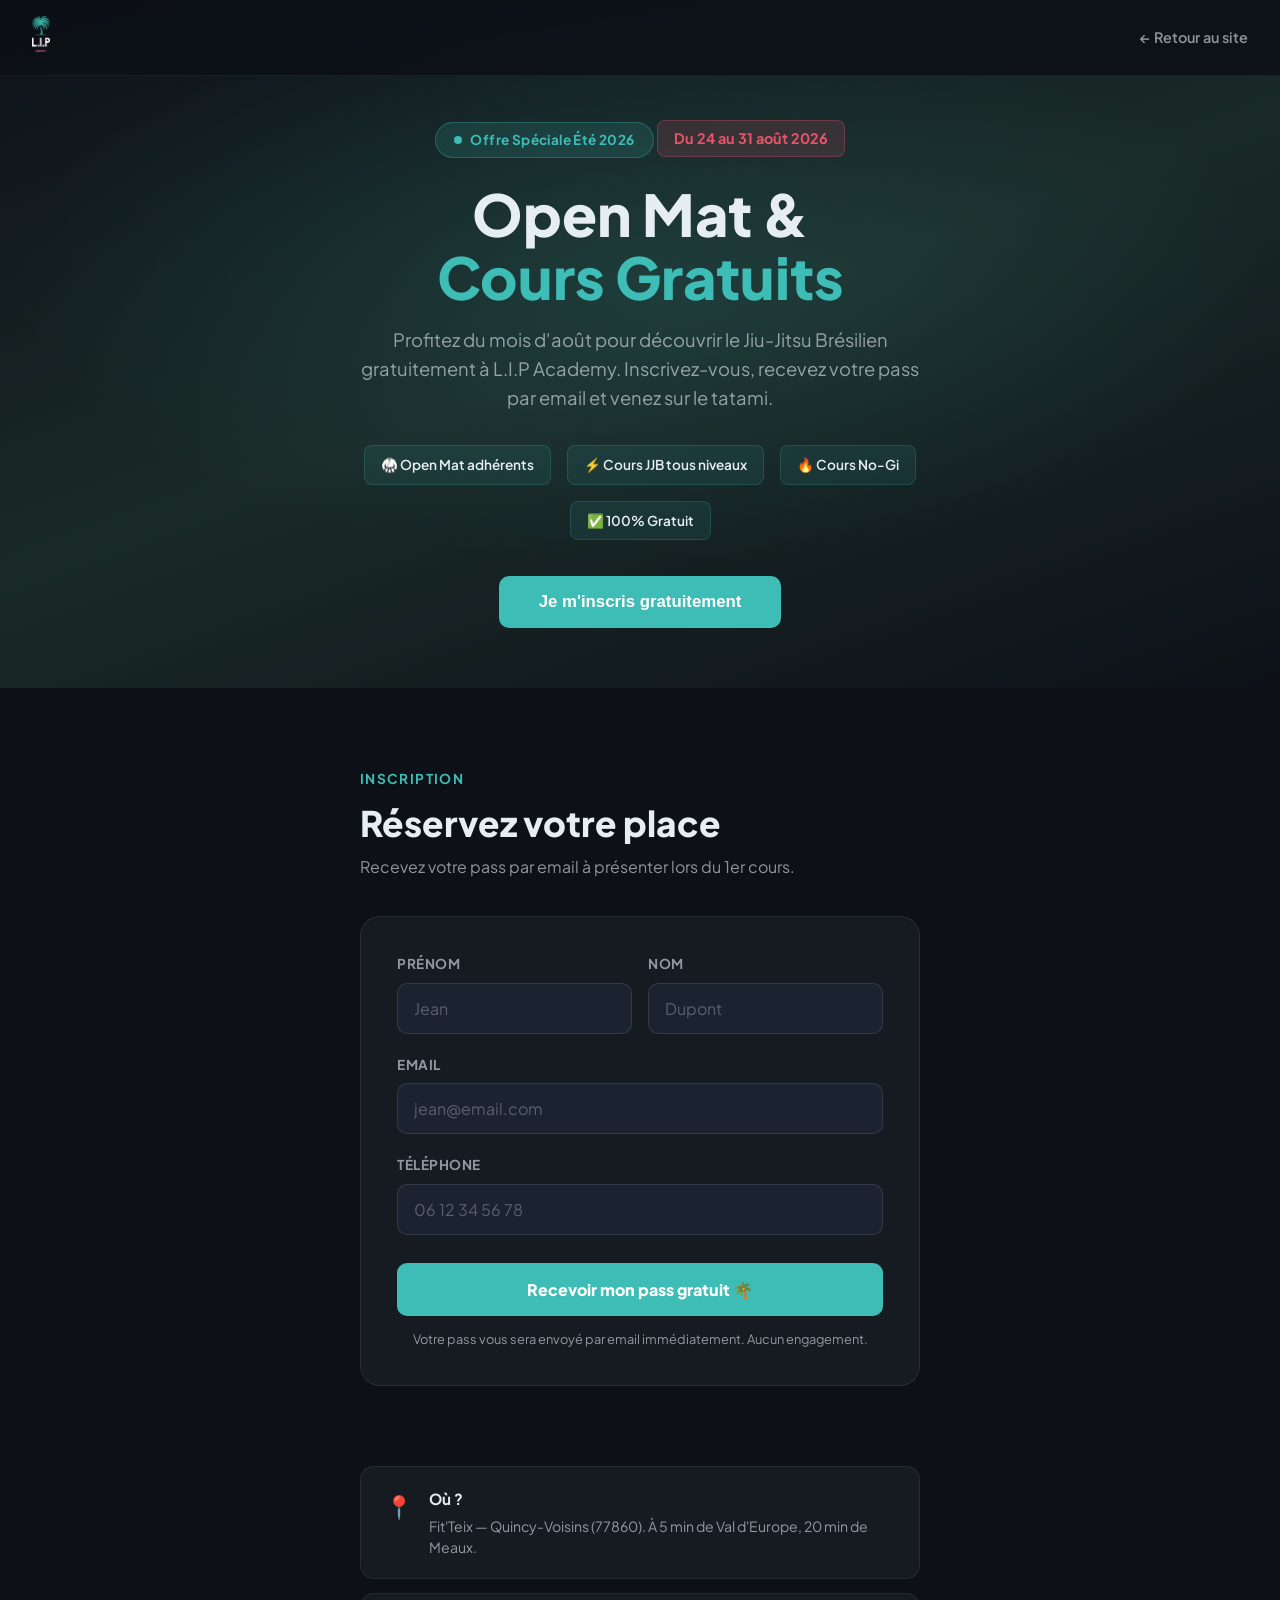
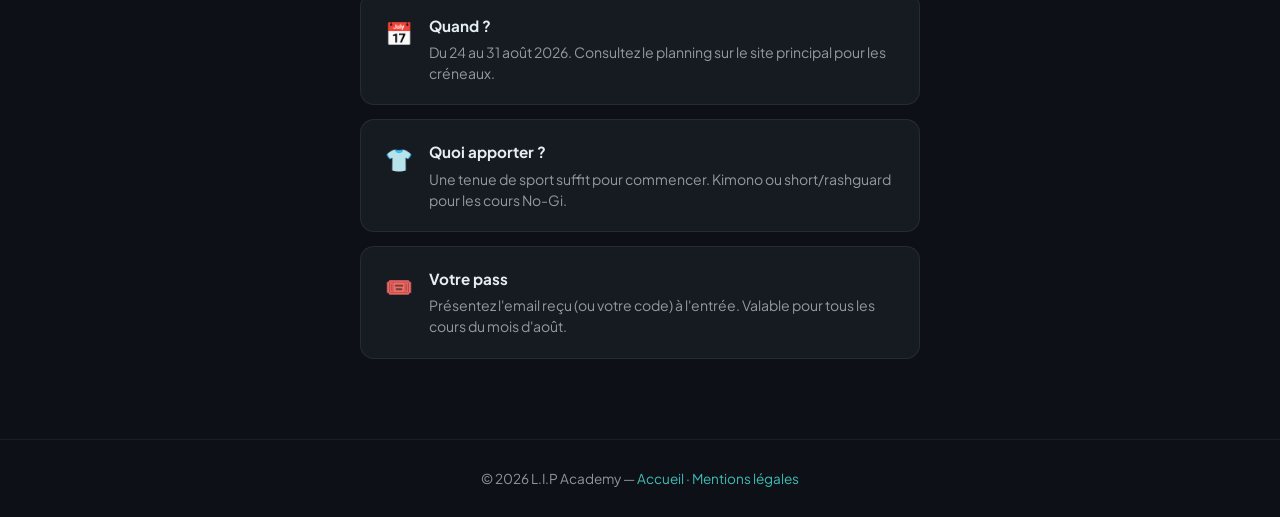
<file: open-mat-aout.html>
<!DOCTYPE html>
<html lang="fr">
<head>
  <meta charset="UTF-8">
  <meta name="viewport" content="width=device-width, initial-scale=1.0">
  <title>Open Mat Gratuit Spécial Été — Août 2026 | L.I.P Academy</title>
  <meta name="description" content="Open Mat et cours de JJB gratuits tout le mois d'août 2026 à L.I.P Academy, Quincy-Voisins (77). Inscription en ligne, pass à présenter au 1er cours.">
  <meta name="robots" content="index, follow">
  <link rel="canonical" href="https://lip-academie.com/open-mat-aout.html">
  <link rel="icon" type="image/png" sizes="512x512" href="lip-favicon-512.png">
  <link rel="apple-touch-icon" href="lip-favicon-512.png">
  <link rel="preconnect" href="https://fonts.googleapis.com">
  <link rel="preconnect" href="https://fonts.gstatic.com" crossorigin>
  <link href="https://fonts.googleapis.com/css2?family=Plus+Jakarta+Sans:wght@400;500;600;800&display=swap" rel="stylesheet">
  <style>
    *, *::before, *::after { box-sizing: border-box; margin: 0; padding: 0; }
    :root {
      --teal: #3DBDB6; --teal-dark: #2EA09A; --rose: #E8546A;
      --dark: #0D1117; --dark2: #161B22; --dark3: #1C2330;
      --text: #E6EDF3; --text-muted: rgba(230,237,243,.6); --radius: 14px;
    }
    html { scroll-behavior: smooth; }
    body { font-family: 'Plus Jakarta Sans', sans-serif; background: var(--dark); color: var(--text); line-height: 1.6; min-height: 100vh; }

    nav { position: fixed; top: 0; left: 0; right: 0; z-index: 100; padding: 16px 32px; display: flex; align-items: center; justify-content: space-between; background: rgba(13,17,23,.9); backdrop-filter: blur(12px); border-bottom: 1px solid rgba(255,255,255,.06); }
    .nav-logo img { height: 36px; }
    .nav-back { color: var(--text-muted); text-decoration: none; font-size: .9rem; font-weight: 600; display: flex; align-items: center; gap: 6px; transition: color .2s; }
    .nav-back:hover { color: var(--teal); }

    .hero { min-height: 55vh; display: flex; align-items: center; justify-content: center; text-align: center; padding: 120px 24px 60px; background: linear-gradient(160deg, #0D1117 0%, #1a2a28 50%, #0D1117 100%); position: relative; overflow: hidden; }
    .hero::before { content: ''; position: absolute; inset: 0; background: radial-gradient(ellipse 70% 60% at 50% 40%, rgba(61,189,182,.14) 0%, transparent 70%); }
    .hero-inner { position: relative; max-width: 700px; }
    .hero-badge { display: inline-flex; align-items: center; gap: 8px; background: rgba(61,189,182,.15); color: var(--teal); border: 1px solid rgba(61,189,182,.3); border-radius: 999px; padding: 6px 18px; font-size: .85rem; font-weight: 700; margin-bottom: 24px; letter-spacing: .03em; }
    .badge-dot { width: 8px; height: 8px; background: var(--teal); border-radius: 50%; animation: pulse 1.5s infinite; }
    @keyframes pulse { 0%,100%{opacity:1;transform:scale(1)} 50%{opacity:.5;transform:scale(.8)} }
    .hero h1 { font-size: clamp(2.2rem, 5.5vw, 3.6rem); font-weight: 800; line-height: 1.1; margin-bottom: 16px; }
    .hero h1 span { color: var(--teal); }
    .hero-date { display: inline-block; background: rgba(232,84,106,.15); color: #E8546A; border: 1px solid rgba(232,84,106,.3); border-radius: 8px; padding: 6px 16px; font-size: .9rem; font-weight: 700; margin-bottom: 20px; }
    .hero p { font-size: clamp(1rem, 2.5vw, 1.15rem); color: var(--text-muted); max-width: 560px; margin: 0 auto 32px; }

    .included { display: flex; gap: 16px; justify-content: center; flex-wrap: wrap; margin-bottom: 36px; }
    .incl-chip { background: rgba(61,189,182,.1); border: 1px solid rgba(61,189,182,.2); border-radius: 8px; padding: 8px 16px; font-size: .85rem; font-weight: 600; color: var(--text); }

    .scroll-cta { background: var(--teal); color: #fff; text-decoration: none; padding: 16px 40px; border-radius: 10px; font-weight: 800; font-size: 1.05rem; display: inline-block; transition: background .2s, transform .15s; cursor: pointer; border: none; }
    .scroll-cta:hover { background: var(--teal-dark); transform: translateY(-2px); }

    /* FORM SECTION */
    .form-section { padding: 80px 24px; }
    .form-wrap { max-width: 560px; margin: 0 auto; }
    .section-label { color: var(--teal); font-size: .85rem; font-weight: 700; letter-spacing: .1em; text-transform: uppercase; margin-bottom: 12px; }
    .section-title { font-size: clamp(1.6rem, 3.5vw, 2.2rem); font-weight: 800; margin-bottom: 10px; line-height: 1.2; }
    .section-sub { color: var(--text-muted); font-size: 1rem; margin-bottom: 36px; }

    .form-card { background: var(--dark2); border: 1px solid rgba(255,255,255,.08); border-radius: 20px; padding: 36px; }
    .form-group { margin-bottom: 20px; }
    .form-row { display: grid; grid-template-columns: 1fr 1fr; gap: 16px; }
    @media (max-width: 500px) { .form-row { grid-template-columns: 1fr; } }
    label { display: block; font-size: .85rem; font-weight: 700; color: var(--text-muted); margin-bottom: 8px; letter-spacing: .04em; text-transform: uppercase; }
    input { width: 100%; background: var(--dark3); border: 1px solid rgba(255,255,255,.1); border-radius: 10px; padding: 14px 16px; color: var(--text); font-family: inherit; font-size: 1rem; outline: none; transition: border-color .2s; }
    input:focus { border-color: var(--teal); }
    input::placeholder { color: rgba(230,237,243,.3); }
    .submit-btn { width: 100%; background: var(--teal); color: #fff; border: none; border-radius: 10px; padding: 16px; font-family: inherit; font-size: 1rem; font-weight: 800; cursor: pointer; transition: background .2s, transform .15s; margin-top: 8px; }
    .submit-btn:hover { background: var(--teal-dark); transform: translateY(-1px); }
    .submit-btn:disabled { opacity: .6; cursor: not-allowed; transform: none; }
    .form-note { font-size: .8rem; color: var(--text-muted); text-align: center; margin-top: 14px; line-height: 1.5; }

    /* SUCCESS */
    .success-box { display: none; text-align: center; padding: 40px 24px; }
    .success-box.show { display: block; }
    .success-icon { font-size: 3rem; margin-bottom: 16px; }
    .success-box h3 { font-size: 1.5rem; font-weight: 800; margin-bottom: 10px; }
    .success-box p { color: var(--text-muted); font-size: 1rem; line-height: 1.6; }
    .pass-code { display: inline-block; background: rgba(61,189,182,.1); border: 1px solid rgba(61,189,182,.3); border-radius: 8px; padding: 8px 20px; font-size: 1.2rem; font-weight: 800; color: var(--teal); letter-spacing: .1em; margin: 16px 0; }

    /* INFO CARDS */
    .info-section { padding: 0 24px 80px; }
    .info-grid { max-width: 560px; margin: 0 auto; display: grid; gap: 14px; }
    .info-card { background: var(--dark2); border: 1px solid rgba(255,255,255,.07); border-radius: var(--radius); padding: 20px 24px; display: flex; align-items: flex-start; gap: 16px; }
    .info-icon { font-size: 1.4rem; flex-shrink: 0; margin-top: 2px; }
    .info-card h4 { font-size: .95rem; font-weight: 700; margin-bottom: 4px; }
    .info-card p { font-size: .88rem; color: var(--text-muted); line-height: 1.5; }

    footer { text-align: center; padding: 28px 24px; color: var(--text-muted); font-size: .85rem; border-top: 1px solid rgba(255,255,255,.06); }
    footer a { color: var(--teal); text-decoration: none; }
  </style>
</head>
<body>

  <nav>
    <a class="nav-logo" href="/"><img src="logo-dark.png" alt="L.I.P Academy"></a>
    <a class="nav-back" href="/">← Retour au site</a>
  </nav>

  <section class="hero">
    <div class="hero-inner">
      <div class="hero-badge"><span class="badge-dot"></span> Offre Spéciale Été 2026</div>
      <div class="hero-date">Du 24 au 31 août 2026</div>
      <h1>Open Mat &amp;<br><span>Cours Gratuits</span></h1>
      <p>Profitez du mois d'août pour découvrir le Jiu-Jitsu Brésilien gratuitement à L.I.P Academy. Inscrivez-vous, recevez votre pass par email et venez sur le tatami.</p>
      <div class="included">
        <div class="incl-chip">🥋 Open Mat adhérents</div>
        <div class="incl-chip">⚡ Cours JJB tous niveaux</div>
        <div class="incl-chip">🔥 Cours No-Gi</div>
        <div class="incl-chip">✅ 100% Gratuit</div>
      </div>
      <button class="scroll-cta" onclick="document.getElementById('form-section').scrollIntoView({behavior:'smooth'})">Je m'inscris gratuitement</button>
    </div>
  </section>

  <section class="form-section" id="form-section">
    <div class="form-wrap">
      <div class="section-label">Inscription</div>
      <h2 class="section-title">Réservez votre place</h2>
      <p class="section-sub">Recevez votre pass par email à présenter lors du 1er cours.</p>

      <div class="form-card">
        <form id="openmat-form" novalidate>
          <div class="form-row">
            <div class="form-group">
              <label for="prenom">Prénom</label>
              <input type="text" id="prenom" name="prenom" placeholder="Jean" required>
            </div>
            <div class="form-group">
              <label for="nom">Nom</label>
              <input type="text" id="nom" name="nom" placeholder="Dupont" required>
            </div>
          </div>
          <div class="form-group">
            <label for="email">Email</label>
            <input type="email" id="email" name="email" placeholder="jean@email.com" required>
          </div>
          <div class="form-group">
            <label for="tel">Téléphone</label>
            <input type="tel" id="tel" name="tel" placeholder="06 12 34 56 78" required>
          </div>
          <button type="submit" class="submit-btn">Recevoir mon pass gratuit 🌴</button>
          <p class="form-note">Votre pass vous sera envoyé par email immédiatement. Aucun engagement.</p>
        </form>
        <div class="success-box" id="success-box">
          <div class="success-icon">🌴</div>
          <h3>Inscription confirmée !</h3>
          <div class="pass-code" id="pass-display"></div>
          <p>Votre pass a été envoyé par email.<br>Présentez-le lors de votre premier cours entre le 10 et le 31 août à Fit'Teix, Quincy-Voisins.</p>
        </div>
      </div>
    </div>
  </section>

  <section class="info-section">
    <div class="info-grid">
      <div class="info-card">
        <div class="info-icon">📍</div>
        <div>
          <h4>Où ?</h4>
          <p>Fit'Teix — Quincy-Voisins (77860). À 5 min de Val d'Europe, 20 min de Meaux.</p>
        </div>
      </div>
      <div class="info-card">
        <div class="info-icon">📅</div>
        <div>
          <h4>Quand ?</h4>
          <p>Du 24 au 31 août 2026. Consultez le planning sur le site principal pour les créneaux.</p>
        </div>
      </div>
      <div class="info-card">
        <div class="info-icon">👕</div>
        <div>
          <h4>Quoi apporter ?</h4>
          <p>Une tenue de sport suffit pour commencer. Kimono ou short/rashguard pour les cours No-Gi.</p>
        </div>
      </div>
      <div class="info-card">
        <div class="info-icon">🎟️</div>
        <div>
          <h4>Votre pass</h4>
          <p>Présentez l'email reçu (ou votre code) à l'entrée. Valable pour tous les cours du mois d'août.</p>
        </div>
      </div>
    </div>
  </section>

  <footer>
    <p>© 2026 L.I.P Academy — <a href="/">Accueil</a> · <a href="/mentions-legales.html">Mentions légales</a></p>
  </footer>

  <script>
    document.getElementById('openmat-form').addEventListener('submit', async function(e) {
      e.preventDefault();
      const btn = this.querySelector('.submit-btn');
      btn.disabled = true;
      btn.textContent = 'Envoi en cours…';

      const prenom = this.prenom.value.trim();
      const nom = this.nom.value.trim();
      const email = this.email.value.trim();
      const tel = this.tel.value.trim();

      if (!prenom || !nom || !email || !tel) {
        btn.textContent = 'Merci de remplir tous les champs';
        btn.disabled = false;
        return;
      }

      try {
        await fetch('/api/openmat', {
          method: 'POST',
          headers: { 'Content-Type': 'application/json' },
          body: JSON.stringify({ prenom, nom, email, tel }),
        });
      } catch (_) {}

      const code = `LIP-${tel.replace(/\s/g, '').slice(-4)}-${prenom.slice(0,2).toUpperCase()}`;
      document.getElementById('pass-display').textContent = code;
      this.style.display = 'none';
      document.getElementById('success-box').classList.add('show');
    });
  </script>
</body>
</html>
</file>
<file: styles.css>
/* ===== RESET ===== */
*, *::before, *::after { box-sizing: border-box; margin: 0; padding: 0; }

:root {
  --black: #0D0D0D;
  --dark: #111111;
  --dark-2: #1A1A1A;
  --dark-3: #2A2A2A;
  --white: #FFFFFF;
  --off: #F7F6F4;
  --border: #E8E6E3;
  --text: #1A1A1A;
  --muted: #6B6560;
  --teal: #3DBDB6;
  --teal-dark: #2EA09A;
  --teal-pale: #EBF8F7;
  --rose: #F72585;
  --rose-dark: #D41070;
  --rose-pale: #FEE8F3;
  --font: 'Plus Jakarta Sans', system-ui, sans-serif;
  --serif: 'Plus Jakarta Sans', system-ui, sans-serif;
  --radius: 12px;
  --radius-lg: 20px;
  --shadow: 0 2px 8px rgba(0,0,0,.06), 0 8px 24px rgba(0,0,0,.06);
  --shadow-lg: 0 8px 32px rgba(0,0,0,.12);
}

html { scroll-behavior: smooth; }
body { font-family: var(--font); color: var(--text); background: var(--white); line-height: 1.65; -webkit-font-smoothing: antialiased; }
.site-wrapper { overflow-x: hidden; }
img { display: block; max-width: 100%; }
a { text-decoration: none; color: inherit; }
ul { list-style: none; }
em { font-style: italic; }

.container { width: 100%; max-width: 1180px; margin: 0 auto; padding: 0 32px; }

/* ===== BUTTONS ===== */
.btn-teal {
  display: inline-flex; align-items: center; gap: 8px;
  padding: 13px 26px; background: var(--teal); color: #fff;
  font-family: var(--font); font-size: .9rem; font-weight: 600;
  border-radius: 100px; border: none; cursor: pointer;
  transition: background .2s, transform .15s, box-shadow .2s;
  white-space: nowrap;
}
.btn-teal:hover { background: var(--teal-dark); transform: translateY(-1px); box-shadow: 0 4px 20px rgba(61,189,182,.35); }

.btn-ghost {
  display: inline-flex; align-items: center; padding: 13px 26px;
  background: rgba(255,255,255,.1); color: #fff;
  font-family: var(--font); font-size: .9rem; font-weight: 500;
  border-radius: 100px; border: 1.5px solid rgba(255,255,255,.3);
  cursor: pointer; transition: background .2s, border-color .2s;
  backdrop-filter: blur(8px);
}
.btn-ghost:hover { background: rgba(255,255,255,.2); border-color: rgba(255,255,255,.5); }

.btn-outline {
  display: inline-flex; align-items: center; padding: 11px 22px;
  background: transparent; color: var(--text);
  font-family: var(--font); font-size: .875rem; font-weight: 600;
  border-radius: 100px; border: 1.5px solid var(--border);
  cursor: pointer; transition: all .2s;
}
.btn-outline:hover { border-color: var(--teal); color: var(--teal); }

.btn-sm { padding: 9px 18px; font-size: .825rem; }
.btn-lg { padding: 16px 36px; font-size: 1rem; }
.btn-full { width: 100%; justify-content: center; border-radius: var(--radius); }

.link-rose { color: var(--rose); font-size: .875rem; font-weight: 600; transition: color .2s; }
.link-rose:hover { color: var(--rose-dark); }

/* ===== NAV ===== */
.nav {
  position: fixed; top: 0; left: 0; right: 0; z-index: 100;
  background: transparent;
  transition: background .3s, backdrop-filter .3s, border-color .3s;
  border-bottom: 1px solid transparent;
}
.nav.scrolled {
  background: rgba(255,255,255,.95);
  backdrop-filter: blur(16px);
  -webkit-backdrop-filter: blur(16px);
  border-bottom-color: var(--border);
}
.nav.scrolled .nav-links a { color: var(--text); }
.nav.scrolled .nav-links a:hover { color: var(--teal); }
.nav.scrolled .nav-cta { background: var(--teal); color: #fff; }
.nav.scrolled .nav-cta:hover { background: var(--teal-dark); }
.nav.scrolled .burger span { background: var(--black); }

.nav-inner {
  display: flex; align-items: center; gap: 24px;
  padding: 0 32px; height: 72px; max-width: 1180px; margin: 0 auto;
}

.nav-logo { display: flex; align-items: center; flex-shrink: 0; cursor: pointer; }
.logo-img { height: 58px; width: auto; }
/* Hero sombre : logo fond noir (texte blanc visible sur fond sombre) */
.logo-light { display: none; }
.logo-dark-img { display: block; }
/* Nav scrollée (fond blanc) : logo couleur (fond blanc invisible sur blanc) */
.nav.scrolled .logo-dark-img { display: none; }
.nav.scrolled .logo-light { display: block; }

.nav-links { display: flex; align-items: center; gap: 4px; flex: 1; justify-content: center; }
.nav-links a {
  color: rgba(255,255,255,.85); font-size: .85rem; font-weight: 500;
  padding: 6px 12px; border-radius: 8px;
  transition: color .2s, background .2s; cursor: pointer;
}
.nav-links a:hover { color: #fff; background: rgba(255,255,255,.1); }

/* Dropdown partenaires */
.nav-dropdown { position: relative; }
.nav-dropdown-toggle { cursor: pointer; color: rgba(255,255,255,.85) !important; font-size: .85rem; font-weight: 500; padding: 8px 12px; border-radius: 8px; text-decoration: none; }
.nav-dropdown-toggle:hover { color: #fff !important; background: rgba(255,255,255,.1); }
.nav.scrolled .nav-dropdown-toggle { color: var(--text) !important; }
.nav.scrolled .nav-dropdown-toggle:hover { color: var(--teal) !important; }
.nav-dropdown-menu {
  display: none;
  position: absolute;
  top: calc(100% + 8px);
  left: 50%;
  transform: translateX(-50%);
  background: #ffffff;
  border: 1px solid rgba(0,0,0,.1);
  border-radius: 10px;
  padding: 8px;
  min-width: 200px;
  z-index: 200;
  box-shadow: 0 12px 32px rgba(0,0,0,.15);
}
.nav-dropdown:hover .nav-dropdown-menu { display: flex; flex-direction: column; }
.nav-dropdown-menu a { color: #1a1a1a !important; font-size: .85rem; font-weight: 600; padding: 10px 14px !important; border-radius: 7px; text-decoration: none; white-space: nowrap; background: none !important; }
.nav-dropdown-menu a:hover { background: rgba(61,189,182,.1) !important; color: var(--teal) !important; }

.nav-cta {
  padding: 9px 18px; background: rgba(255,255,255,.15);
  color: #fff; font-size: .85rem; font-weight: 600;
  border-radius: 100px; border: 1.5px solid rgba(255,255,255,.3);
  transition: all .2s; white-space: nowrap; flex-shrink: 0; cursor: pointer;
  backdrop-filter: blur(8px);
}
.nav-cta:hover { background: rgba(255,255,255,.25); }

.burger {
  display: none; flex-direction: column; justify-content: center; gap: 5px;
  background: rgba(255,255,255,.1); border: 1.5px solid rgba(255,255,255,.25);
  border-radius: 8px; cursor: pointer; padding: 8px; width: 40px; height: 40px;
  transition: background .2s; margin-left: auto;
}
.burger span { display: block; width: 18px; height: 1.5px; background: #fff; border-radius: 2px; transition: all .25s; }
.nav.scrolled .burger { background: var(--off); border-color: var(--border); }
.nav.scrolled .burger span { background: var(--black); }
.burger.open span:nth-child(1) { transform: translateY(6.5px) rotate(45deg); }
.burger.open span:nth-child(2) { opacity: 0; transform: scaleX(0); }
.burger.open span:nth-child(3) { transform: translateY(-6.5px) rotate(-45deg); }

/* Overlay */
.drawer-overlay {
  display: none; position: fixed; inset: 0;
  background: rgba(0,0,0,.5); z-index: 149;
  backdrop-filter: blur(4px);
}
.drawer-overlay.open { display: block; }

/* Mobile drawer — slide depuis la droite */
.nav-drawer {
  position: fixed; top: 0; right: 0; bottom: 0;
  width: min(360px, 90vw);
  background: var(--white); z-index: 150;
  display: flex; flex-direction: column;
  padding: 0;
  transform: translateX(100%);
  transition: transform .3s cubic-bezier(.4,0,.2,1);
  box-shadow: -8px 0 32px rgba(0,0,0,.15);
}
.nav-drawer.open { transform: translateX(0); }

.drawer-header {
  display: flex; align-items: center; justify-content: space-between;
  padding: 20px 24px; border-bottom: 1px solid var(--border);
}
.drawer-logo { height: 40px; width: auto; }
.drawer-close {
  width: 36px; height: 36px; border-radius: 8px;
  background: var(--off); border: 1px solid var(--border);
  display: flex; align-items: center; justify-content: center;
  cursor: pointer; transition: background .2s;
}
.drawer-close svg { width: 18px; height: 18px; color: var(--text); }
.drawer-close:hover { background: var(--border); }

.drawer-links {
  display: flex; flex-direction: column;
  padding: 12px 0; flex: 1; overflow-y: auto;
}
.drawer-links a {
  font-size: 1.1rem; font-weight: 600; color: var(--text);
  padding: 16px 24px; border-bottom: 1px solid var(--off);
  transition: color .2s, background .2s; cursor: pointer;
  display: block;
}
.drawer-links a:hover { color: var(--teal); background: var(--teal-pale); }

.drawer-cta {
  margin: 20px 24px 32px;
  display: block; text-align: center;
  background: var(--teal); color: #fff;
  padding: 14px 24px; border-radius: 100px;
  font-size: .95rem; font-weight: 700;
  transition: background .2s; cursor: pointer;
}
.drawer-cta:hover { background: var(--teal-dark); }

/* ===== HERO ===== */
.hero {
  position: relative; min-height: 100vh;
  display: flex; align-items: center; justify-content: center;
  overflow: hidden; background: var(--black);
}
.hero-media { position: absolute; inset: 0; z-index: 0; }
.hero-video {
  position: absolute; inset: 0;
  width: 100%; height: 100%;
  object-fit: cover; object-position: center;
}
.hero-vignette {
  position: absolute; inset: 0;
  background: linear-gradient(to bottom, rgba(13,13,13,.3) 0%, rgba(13,13,13,.6) 60%, rgba(13,13,13,.85) 100%);
}
.hero-content {
  position: relative; z-index: 1; text-align: center;
  max-width: 820px; padding: 120px 32px 100px;
}
.hero-eyebrow {
  display: inline-block; font-size: .75rem; font-weight: 600;
  letter-spacing: .12em; text-transform: uppercase;
  color: var(--teal); margin-bottom: 24px;
}
.hero-h1 {
  font-family: var(--font); font-size: clamp(3rem, 8vw, 6.5rem); font-weight: 800; letter-spacing: -0.03em;
  color: #fff; line-height: 1.0; margin-bottom: 24px; letter-spacing: -.02em;
}
.hero-h1 em { color: var(--teal); font-style: italic; }
.hero-h2 {
  font-family: var(--font); font-size: clamp(1.1rem, 3vw, 1.6rem); font-weight: 500;
  color: rgba(255,255,255,.65); letter-spacing: .01em; margin-top: -12px; margin-bottom: 28px;
}
.hero-sub {
  font-size: 1.1rem; color: rgba(255,255,255,.65);
  line-height: 1.7; margin-bottom: 40px;
}
.hero-actions { display: flex; gap: 14px; justify-content: center; flex-wrap: wrap; }
.hero-scroll {
  position: absolute; bottom: 32px; left: 50%;
  transform: translateX(-50%);
  display: flex; flex-direction: column; align-items: center; gap: 8px;
  color: rgba(255,255,255,.4); font-size: .72rem; letter-spacing: .1em;
  text-transform: uppercase; z-index: 1;
  animation: scrollBounce 2s ease-in-out infinite;
}
@keyframes scrollBounce { 0%,100%{transform:translateX(-50%) translateY(0)} 50%{transform:translateX(-50%) translateY(6px)} }

/* ===== STATS BAR ===== */
.stats-bar { background: var(--black); border-top: 1px solid rgba(255,255,255,.06); }
.stats-inner {
  max-width: 1180px; margin: 0 auto; padding: 0 32px;
  display: flex; align-items: center; justify-content: center;
  flex-wrap: wrap;
}
.stat-item {
  display: flex; flex-direction: column; align-items: center;
  padding: 28px 48px; text-align: center;
}
.stat-item strong { font-family: var(--font); font-size: 2.2rem; color: var(--teal); line-height: 1; }
.stat-item span { font-size: .78rem; color: rgba(255,255,255,.45); margin-top: 4px; }
.stat-divider { width: 1px; height: 36px; background: rgba(255,255,255,.1); }

/* ===== SECTIONS ===== */
.section { padding: 100px 0; }
.section-dark { background: var(--dark); padding: 100px 0; }
.bg-off { background: var(--off); }
.bg-teal-pale { background: var(--teal-pale); }

.section-head { margin-bottom: 56px; }
.section-head.centered { text-align: center; }
.section-note { color: var(--muted); margin-top: 10px; font-size: .9rem; }

.eyebrow {
  display: inline-block; font-size: .72rem; font-weight: 700;
  letter-spacing: .12em; text-transform: uppercase;
  color: var(--teal); margin-bottom: 14px;
}
.eyebrow.light { color: var(--teal); }

h2 {
  font-family: var(--font); font-size: clamp(2rem, 4vw, 3.2rem); font-weight: 800; letter-spacing: -0.02em; line-height: 1.1;
  color: var(--text); line-height: 1.15; letter-spacing: -.02em;
}
h2 em { color: var(--teal); }
h2.light { color: #fff; }
h2.light em { color: var(--teal); }

/* ===== SPLIT ===== */
.split {
  display: grid; grid-template-columns: 1fr 1fr;
  gap: 80px; align-items: center;
}
.split.reverse .split-visual { order: -1; }

.split-text .eyebrow { display: block; }
.split-text h2 { margin-bottom: 24px; }
.split-text .lead {
  font-size: 1.1rem; font-weight: 500; color: var(--text);
  margin-bottom: 20px; line-height: 1.65;
}
.split-text p { color: var(--muted); margin-bottom: 16px; line-height: 1.75; }
.split-text .btn-teal { margin-top: 8px; }

/* ===== PHOTO FRAMES ===== */
.photo-frame {
  border-radius: var(--radius-lg); overflow: hidden;
  background: var(--off); border: 1px solid var(--border);
}
.photo-frame.tall { aspect-ratio: 3/4; }

/* Carousel dojo */
.dojo-carousel { position: relative; border-radius: var(--radius-lg); overflow: hidden; aspect-ratio: 3/4; background: var(--off); }
.dojo-track { display: flex; height: 100%; transition: transform .45s cubic-bezier(.4,0,.2,1); }
.dojo-track img { flex: 0 0 100%; width: 100%; height: 100%; object-fit: cover; }
.dojo-prev, .dojo-next { position: absolute; top: 50%; transform: translateY(-50%); background: rgba(0,0,0,.45); border: none; color: #fff; font-size: 1.6rem; width: 40px; height: 40px; border-radius: 50%; cursor: pointer; display: flex; align-items: center; justify-content: center; z-index: 2; transition: background .2s; }
.dojo-prev { left: 10px; }
.dojo-next { right: 10px; }
.dojo-prev:hover, .dojo-next:hover { background: rgba(61,189,182,.8); }
.dojo-dots { position: absolute; bottom: 12px; left: 50%; transform: translateX(-50%); display: flex; gap: 6px; z-index: 2; }
.dojo-dot { width: 7px; height: 7px; border-radius: 50%; background: rgba(255,255,255,.4); cursor: pointer; transition: background .2s; border: none; padding: 0; }
.dojo-dot.active { background: #3DBDB6; }
.dark-frame { background: var(--dark-2); border-color: rgba(255,255,255,.08); }
.photo-placeholder {
  width: 100%; height: 100%; min-height: 320px;
  display: flex; flex-direction: column; align-items: center;
  justify-content: center; gap: 12px; color: #999; font-size: .85rem;
}
.photo-placeholder svg { width: 64px; height: 64px; opacity: .4; }
.photo-placeholder.dark { color: rgba(255,255,255,.3); }

/* ===== VALEURS STRIP ===== */
.valeurs-strip {
  display: flex; align-items: center; justify-content: center;
  flex-wrap: wrap; gap: 0;
  border-top: 1px solid var(--border); border-bottom: 1px solid var(--border);
  margin-top: 80px;
}
.valeur-item {
  display: flex; align-items: center; gap: 10px;
  padding: 20px 32px; font-size: .875rem; font-weight: 600;
  border-right: 1px solid var(--border);
  transition: color .2s, background .2s; cursor: default;
}
.valeur-item:last-child { border-right: none; }
.valeur-item svg { width: 16px; height: 16px; color: var(--teal); flex-shrink: 0; }
.valeur-item:hover { color: var(--teal); background: var(--teal-pale); }

/* ===== EDITORIAL / PHILOSOPHIE ===== */
.editorial-inner {
  display: grid; grid-template-columns: 1fr 1fr;
  gap: 80px; align-items: center;
}
.editorial-quote blockquote {
  font-family: var(--font); font-size: clamp(1.4rem, 2.5vw, 2rem); font-weight: 700; letter-spacing: -0.02em;
  color: #fff; line-height: 1.4; font-style: italic;
}
.editorial-quote blockquote em { color: var(--teal); font-style: normal; }
.editorial-pillars { display: flex; flex-direction: column; gap: 28px; }
.ep-item {
  display: flex; gap: 20px; align-items: flex-start;
  padding: 20px; border-radius: var(--radius);
  border: 1px solid rgba(255,255,255,.07);
  transition: border-color .2s, background .2s;
}
.ep-item:hover { border-color: var(--teal); background: rgba(61,189,182,.05); }
.ep-num {
  font-family: var(--font); font-size: 1.4rem; color: var(--teal);
  opacity: .6; flex-shrink: 0; line-height: 1;
}
.ep-item h4 { font-size: .95rem; color: #fff; font-weight: 600; margin-bottom: 6px; }
.ep-item p { font-size: .875rem; color: rgba(255,255,255,.5); line-height: 1.65; }

/* ===== BENEFITS ===== */
.benefits-grid {
  display: grid; grid-template-columns: repeat(4, 1fr);
  gap: 16px;
}
.benefit-card {
  background: var(--white); border: 1px solid var(--border);
  border-radius: var(--radius-lg); padding: 28px 24px;
  transition: box-shadow .25s, transform .2s, border-color .2s; cursor: default;
}
.benefit-card:hover { box-shadow: var(--shadow-lg); transform: translateY(-2px); border-color: var(--teal); }
.benefit-wide { grid-column: span 4; display: flex; align-items: flex-start; gap: 24px; }
.benefit-wide .bc-icon { flex-shrink: 0; }
.bc-icon {
  width: 46px; height: 46px; border-radius: 12px;
  display: flex; align-items: center; justify-content: center; margin-bottom: 16px;
}
.bc-icon svg { width: 22px; height: 22px; }
.bc-icon.teal { background: var(--teal-pale); color: var(--teal); }
.bc-icon.rose { background: var(--rose-pale); color: var(--rose); }
.benefit-card h3 { font-size: .95rem; font-weight: 700; margin-bottom: 4px; }
.bc-sub { font-size: .78rem; color: var(--muted); font-style: italic; margin-bottom: 10px; }
.benefit-card p { font-size: .875rem; color: var(--muted); line-height: 1.65; }

/* ===== PROGRAMMES ===== */
.prog-grid {
  display: grid; grid-template-columns: repeat(3, 1fr);
  gap: 20px; margin-bottom: 24px;
}
.prog-card {
  border-radius: var(--radius-lg); padding: 32px 28px;
  border: 1.5px solid var(--border);
  transition: box-shadow .2s, border-color .2s;
}
.prog-card:hover { box-shadow: var(--shadow-lg); border-color: var(--teal); }
.prog-hero {
  background: var(--black); border-color: var(--black);
  color: #fff;
}
.prog-hero:hover { border-color: var(--teal); }
.prog-tag {
  display: inline-block; padding: 4px 12px; border-radius: 100px;
  font-size: .72rem; font-weight: 700; letter-spacing: .07em;
  text-transform: uppercase; margin-bottom: 14px;
}
.prog-tag.teal { background: var(--teal-pale); color: var(--teal-dark); }
.prog-tag.rose { background: var(--rose-pale); color: var(--rose-dark); }
.prog-hero .prog-tag.rose { background: rgba(247,37,133,.2); color: #fb7185; }
.prog-card h3 { font-size: 1.15rem; font-weight: 700; margin-bottom: 12px; }
.prog-hero h3 { color: #fff; }
.prog-card > p { font-size: .875rem; color: var(--muted); margin-bottom: 20px; line-height: 1.65; }
.prog-note {
  font-size: .8rem; color: var(--teal-dark); background: var(--teal-pale);
  border-left: 3px solid var(--teal); border-radius: 0 var(--radius) var(--radius) 0;
  padding: 10px 14px; margin-bottom: 20px !important; line-height: 1.55;
}
.prog-hero > p { color: rgba(255,255,255,.6); }
.prog-hero .prog-note { background: rgba(61,189,182,.15); color: rgba(255,255,255,.85); border-left-color: var(--teal); }
.prog-card ul { display: flex; flex-direction: column; gap: 8px; margin-bottom: 24px; }
.prog-card li {
  font-size: .85rem; color: var(--muted);
  padding-left: 16px; position: relative;
}
.prog-hero li { color: rgba(255,255,255,.65); }
.prog-card li::before {
  content: ''; position: absolute; left: 0; top: 7px;
  width: 6px; height: 6px; border-radius: 50%; background: var(--teal);
}
.prog-hero .btn-outline {
  border-color: rgba(255,255,255,.25); color: #fff;
}
.prog-hero .btn-outline:hover { border-color: var(--teal); color: var(--teal); }

.specials-grid { display: grid; grid-template-columns: repeat(3, 1fr); gap: 16px; }
.special-card {
  display: flex; align-items: flex-start; gap: 16px;
  padding: 24px; border: 1px solid var(--border);
  border-radius: var(--radius); transition: border-color .2s;
}
.special-card:hover { border-color: var(--teal); }
.special-icon {
  width: 40px; height: 40px; border-radius: 10px;
  display: flex; align-items: center; justify-content: center; flex-shrink: 0;
}
.special-icon svg { width: 20px; height: 20px; }
.special-icon.teal { background: var(--teal-pale); color: var(--teal); }
.special-icon.rose { background: var(--rose-pale); color: var(--rose); }
.special-card h4 { font-size: .9rem; font-weight: 700; margin-bottom: 6px; }
.special-card p { font-size: .85rem; color: var(--muted); line-height: 1.6; margin-bottom: 6px; }

/* ===== DISCIPLINES ===== */
.disciplines-list {
  display: grid; grid-template-columns: repeat(3, 1fr);
  gap: 12px; margin-bottom: 28px;
}
.disc-item {
  display: flex; align-items: center; gap: 12px;
  padding: 16px 20px; background: var(--white);
  border: 1px solid var(--border); border-radius: var(--radius);
  font-size: .9rem; font-weight: 500;
  transition: border-color .2s; cursor: default;
}
.disc-item:hover { border-color: var(--teal); }
.disc-dot { width: 8px; height: 8px; border-radius: 50%; flex-shrink: 0; }
.disc-dot.teal { background: var(--teal); }
.disc-dot.rose { background: var(--rose); }

.stages-note {
  display: flex; align-items: center; gap: 16px;
  background: var(--white); border: 1px solid var(--border);
  border-radius: var(--radius-lg); padding: 20px 24px;
  flex-wrap: wrap;
}
.stages-note svg { width: 20px; height: 20px; color: var(--teal); flex-shrink: 0; }
.stages-note p { font-size: .875rem; color: var(--muted); flex: 1; }
.stages-note strong { color: var(--text); }

/* ===== PLANNING ===== */
/* Planning tabs */
.planning-tabs {
  display: flex; gap: 8px; margin-bottom: 28px;
}
.ptab {
  padding: 10px 22px; border-radius: 100px; font-size: .875rem; font-weight: 600;
  border: 1.5px solid var(--border); background: transparent; color: var(--muted);
  cursor: pointer; transition: all .2s; font-family: var(--font);
}
.ptab.active { background: var(--black); color: #fff; border-color: var(--black); }
.planning-wrap.hidden { display: none; }
.planning-wrap.tab-prives-wrap { display: block; }

.planning-wrap {
  display: grid; grid-template-columns: repeat(5, 1fr);
  gap: 16px; margin-bottom: 32px;
}
.planning-wrap.seven-cols {
  grid-template-columns: repeat(7, minmax(175px, 1fr));
  overflow-x: auto; padding-bottom: 8px;
}
.time-slot.tag-grappling { background: #F0EDFF; }
.time-slot.tag-grappling strong { color: #5B4FCF; }
.time-slot.tag-openmat { background: #FFF4E5; }
.time-slot.tag-openmat strong { color: #C96A00; }
.time-slot.tag-nogi { background: #FFE8E8; }
.time-slot.tag-nogi strong { color: #C0392B; }
.time-slot.tag-kids { background: #FFF0FB; }
.time-slot.tag-kids strong { color: #C0188E; }
.time-slot.tag-kids2 { background: #FEFBE0; }
.time-slot.tag-kids2 strong { color: #8A7A00; }
.time-slot.tag-bases { background: #E6F7F7; }
.time-slot.tag-bases strong { color: #1A7A74; }
.time-slot.tag-petits { background: #EFE8FF; }
.time-slot.tag-petits strong { color: #6B21A8; }
.time-slot.tag-sparring { background: #E8F5E9; }
.time-slot.tag-sparring strong { color: #2E7D32; }
.time-slot.tag-femmes { background: #FCE4EC; }
.time-slot.tag-femmes strong { color: #AD1457; }
.planning-block {
  border: 1px solid var(--border); border-radius: var(--radius-lg); padding: 20px 16px;
}
.planning-label {
  display: flex; align-items: center; gap: 8px;
  font-size: .78rem; font-weight: 700; letter-spacing: .07em;
  text-transform: uppercase; color: var(--muted); margin-bottom: 20px;
}
.planning-label svg { width: 16px; height: 16px; color: var(--teal); }
.time-slots { display: flex; flex-direction: column; gap: 8px; }
.time-slot {
  display: flex; flex-direction: column; gap: 4px;
  padding: 12px 14px; background: var(--off);
  border-radius: 8px;
}
.time-slot .ts-time {
  display: flex; align-items: center; gap: 4px;
  font-size: .875rem;
}
.time-slot strong { color: var(--black); font-weight: 700; }
.time-slot span { color: var(--muted); font-size: .9rem; }
.time-slot em { font-size: .78rem; font-weight: 600; color: var(--muted); font-style: normal; }
.time-slot.coming {
  font-size: .85rem; color: var(--muted); font-style: italic;
  flex-direction: row; align-items: center; gap: 6px;
}
.time-slot.coming a { color: var(--teal); font-style: normal; }

/* ===== COURS PRIVÉS ===== */
.prives-header { text-align: center; margin-bottom: 32px; }
.prives-title { font-size: 1.5rem; font-weight: 700; color: var(--text); margin: 0 0 4px; }
.prives-sub { color: var(--muted); font-size: .95rem; margin: 0 0 12px; }
.prives-badge {
  display: inline-block; background: var(--teal); color: #fff;
  font-size: .75rem; font-weight: 700; letter-spacing: .08em; text-transform: uppercase;
  padding: 4px 14px; border-radius: 99px;
}
.prives-grid {
  display: grid; grid-template-columns: 1fr 1fr; gap: 24px; max-width: 860px; margin: 0 auto;
}
@media (max-width: 640px) { .prives-grid { grid-template-columns: 1fr; } }
.prive-card {
  background: var(--off); border: 1px solid var(--border); border-radius: var(--radius-lg);
  padding: 32px 28px; display: flex; flex-direction: column; align-items: center; gap: 20px;
  text-align: center;
}
.prive-card.featured { border-color: var(--teal); background: rgba(61,189,182,.05); }
.prive-coach img {
  width: 90px; height: 90px; border-radius: 50%; object-fit: cover; object-position: top;
  border: 3px solid var(--teal);
}
.prive-coaches-row { display: flex; flex-wrap: wrap; gap: 10px; justify-content: center; }
.prive-coaches-row img {
  width: 60px; height: 60px; border-radius: 50%; object-fit: cover; object-position: top;
  border: 2px solid var(--border);
}
.prive-info { display: flex; flex-direction: column; align-items: center; gap: 10px; }
.prive-label {
  font-size: .7rem; font-weight: 700; letter-spacing: .1em; text-transform: uppercase;
  color: var(--teal);
}
.prive-info h4 { font-size: 1rem; font-weight: 600; color: var(--text); margin: 0; line-height: 1.4; }
.prive-info h4 strong { color: var(--text); }
.prive-desc { font-size: .875rem; color: var(--muted); margin: 0; line-height: 1.5; }
.prive-price {
  font-size: 3rem; font-weight: 800; color: var(--text); line-height: 1;
}
.prive-price span { font-size: 1.5rem; font-weight: 600; color: var(--muted); }
.prive-btn { margin-top: 4px; padding: 10px 28px; font-size: .9rem; }

.planning-cta { margin-top: 32px; text-align: center; }
.planning-meta {
  display: flex; gap: 32px; justify-content: center; flex-wrap: wrap;
}
.planning-meta span {
  display: flex; align-items: center; gap: 8px;
  font-size: .875rem; color: var(--muted);
}
.planning-meta svg { width: 16px; height: 16px; color: var(--teal); }
.planning-meta strong { color: var(--text); }

/* ===== PROFESSEUR ===== */
.prof-split {
  display: grid; grid-template-columns: 380px 1fr;
  gap: 80px; align-items: start;
}
.prof-info .eyebrow { display: block; }
.prof-info h2 { margin-bottom: 36px; }
.prof-creds {
  display: flex; gap: 0;
  border: 1px solid rgba(255,255,255,.08);
  border-radius: var(--radius); overflow: hidden; margin-bottom: 36px;
}
.cred {
  flex: 1; display: flex; flex-direction: column; align-items: center;
  padding: 20px 16px; border-right: 1px solid rgba(255,255,255,.08);
  text-align: center;
}
.cred:last-child { border-right: none; }
.cred-val { font-family: var(--font); font-size: 2rem; line-height: 1; }
.cred-val.teal { color: var(--teal); }
.cred-lbl { font-size: .75rem; color: rgba(255,255,255,.45); margin-top: 4px; }

.palmares { margin-bottom: 28px; }
.palmares h5, .specialites h5 {
  font-size: .72rem; font-weight: 700; letter-spacing: .1em;
  text-transform: uppercase; color: rgba(255,255,255,.4); margin-bottom: 14px;
}
.palm-list { display: flex; flex-direction: column; gap: 10px; }
.palm-list li {
  display: flex; align-items: center; gap: 10px;
  font-size: .9rem; color: rgba(255,255,255,.8); font-weight: 500;
}
.palm-list li svg { width: 16px; height: 16px; color: var(--teal); flex-shrink: 0; }

.specialites { margin-bottom: 28px; }
.spec-pills { display: flex; gap: 8px; flex-wrap: wrap; }
.pill {
  padding: 6px 14px; background: rgba(61,189,182,.15);
  color: var(--teal); border: 1px solid rgba(61,189,182,.25);
  border-radius: 100px; font-size: .8rem; font-weight: 600;
}
.belt-badge {
  display: flex; align-items: center; gap: 12px;
  margin-top: 14px; padding: 12px 16px;
  border: 1px solid rgba(255,255,255,.1); border-radius: var(--radius);
}
.belt-visual {
  height: 14px; width: 40px;
  background: linear-gradient(90deg, #1a1a1a 35%, #fff 35%, #fff 65%, #cc0000 65%);
  border-radius: 3px; border: 1px solid rgba(255,255,255,.2); flex-shrink: 0;
}
.belt-badge span { font-size: .85rem; color: rgba(255,255,255,.75); font-weight: 500; }
.prof-quote {
  font-size: .9rem; color: rgba(255,255,255,.5); font-style: italic;
  padding: 16px 20px; border-left: 2px solid var(--teal);
  background: rgba(61,189,182,.05); border-radius: 0 var(--radius) var(--radius) 0;
  line-height: 1.65;
}

/* ===== TEAM GRID ===== */
.team-grid {
  display: grid; grid-template-columns: repeat(3, 1fr);
  gap: 24px; margin-top: 8px;
}
.team-card {
  background: rgba(255,255,255,.04); border: 1px solid rgba(255,255,255,.08);
  border-radius: var(--radius-lg); overflow: hidden;
  transition: border-color .2s, box-shadow .2s;
}
.team-card.featured { background: rgba(61,189,182,.06); border-color: rgba(61,189,182,.2); }
.team-card.team-card-centered { grid-column: 2; }
.team-card.placeholder { opacity: .6; }
.team-photo {
  position: relative; aspect-ratio: 3/4; overflow: hidden;
  background: rgba(255,255,255,.04);
}
.team-photo img { width: 100%; height: 100%; object-fit: cover; object-position: top; }
.team-photo.empty {
  display: flex; flex-direction: column; align-items: center; justify-content: center; gap: 16px;
}
.team-photo.empty svg { width: 64px; height: 64px; color: rgba(255,255,255,.2); }
.team-role {
  position: absolute; top: 14px; left: 14px;
  background: var(--teal); color: #fff;
  font-size: .7rem; font-weight: 700; letter-spacing: .08em;
  text-transform: uppercase; padding: 4px 10px; border-radius: 100px;
}
.team-role.coming { background: rgba(255,255,255,.15); }
.team-info { padding: 24px; }
.team-info h3 { font-size: 1.15rem; font-weight: 700; color: #fff; margin-bottom: 12px; }
.team-info h3.muted { color: rgba(255,255,255,.4); }
.team-belt {
  display: flex; align-items: center; gap: 10px; margin-bottom: 16px;
}
.team-belt .belt-visual { width: 32px; height: 10px; flex-shrink: 0; }
.team-belt span { font-size: .8rem; color: rgba(255,255,255,.5); }
.team-stats {
  display: flex; flex-wrap: wrap; gap: 6px 16px;
  margin-bottom: 16px;
}
.team-stats span { font-size: .8rem; color: rgba(255,255,255,.55); }
.team-stats strong { color: var(--teal); }
.team-palmares {
  display: flex; flex-direction: column; gap: 6px; margin-bottom: 16px;
}
.team-palmares li {
  font-size: .8rem; color: rgba(255,255,255,.65);
  padding-left: 14px; position: relative; line-height: 1.4;
}
.team-palmares li::before {
  content: '—'; position: absolute; left: 0; color: var(--teal); font-size: .7rem;
}
.team-desc { font-size: .85rem; color: rgba(255,255,255,.4); line-height: 1.6; }

/* ===== NEWSLETTER ===== */
.newsletter-wrap {
  display: grid; grid-template-columns: 1fr 1fr;
  gap: 80px; align-items: center;
}
.newsletter-text h2 { margin-bottom: 12px; }
.newsletter-text p { color: var(--muted); font-size: .95rem; line-height: 1.65; }
.newsletter-form { display: flex; flex-direction: column; gap: 12px; }
.nl-row {
  display: flex; gap: 10px;
}
.nl-row input {
  flex: 1; padding: 14px 18px; border: 1.5px solid var(--border);
  border-radius: 100px; font-family: var(--font); font-size: .9rem;
  background: var(--white); color: var(--text); outline: none;
  transition: border-color .2s;
}
.nl-row input:focus { border-color: var(--teal); }
.nl-disclaimer { font-size: .75rem; color: var(--muted); }

/* ===== PREMIÈRE SÉANCE ===== */
.steps-row {
  display: flex; align-items: flex-start; justify-content: center;
  gap: 0; flex-wrap: wrap; margin-bottom: 48px;
}
.step-item { flex: 1; min-width: 160px; text-align: center; padding: 0 20px; }
.step-circle {
  width: 52px; height: 52px; border-radius: 50%;
  background: var(--teal); color: #fff;
  font-family: var(--font); font-size: 1.3rem;
  display: flex; align-items: center; justify-content: center;
  margin: 0 auto 16px; box-shadow: 0 4px 16px rgba(61,189,182,.35);
}
.step-item h4 { font-size: .95rem; font-weight: 700; margin-bottom: 8px; }
.step-item p { font-size: .85rem; color: var(--muted); line-height: 1.6; }
.step-arrow {
  font-size: 1.4rem; color: var(--teal); padding-top: 18px; flex-shrink: 0;
}
.seance-info {
  display: flex; flex-direction: column; gap: 12px;
  max-width: 440px; margin: 0 auto 40px;
}
.si-item {
  display: flex; align-items: center; gap: 10px;
  font-size: .9rem; color: var(--text);
}
.si-item svg { width: 18px; height: 18px; color: var(--teal); flex-shrink: 0; }
.si-item em { color: var(--muted); font-style: normal; }
.centered-cta { text-align: center; }

/* ===== DOJO ===== */
.dojo-feats { display: flex; flex-direction: column; gap: 24px; }
.df-row {
  display: flex; align-items: flex-start; gap: 16px;
}
.df-row svg { width: 20px; height: 20px; color: var(--teal); flex-shrink: 0; margin-top: 2px; }
.df-row strong { display: block; font-weight: 700; font-size: .95rem; margin-bottom: 3px; }
.df-row p { font-size: .875rem; color: var(--muted); }

/* ===== TARIFS ===== */
.tarif-grid {
  display: grid; grid-template-columns: repeat(3, 1fr);
  gap: 16px; margin-bottom: 28px;
}
.tarif-grid-3 { grid-template-columns: repeat(3, 1fr); }
.tarif-grid-2 { grid-template-columns: repeat(2, minmax(0, 420px)); justify-content: center; }
.tarif-card {
  position: relative; border: 1.5px solid var(--border);
  border-radius: var(--radius-lg); padding: 32px 28px;
  transition: box-shadow .2s, border-color .2s;
  display: flex; flex-direction: column; background: var(--white);
}
.tarif-card:hover { box-shadow: var(--shadow-lg); border-color: var(--teal); }
.tarif-featured { border-color: var(--teal); background: var(--teal-pale); }
.tarif-badge {
  display: inline-block; padding: 3px 10px; background: var(--teal);
  color: #fff; border-radius: 100px; font-size: .7rem; font-weight: 700;
  letter-spacing: .06em; text-transform: uppercase; margin-bottom: 12px;
  align-self: flex-start;
}
.tarif-card h4 { font-size: 1.05rem; font-weight: 700; margin-bottom: 4px; }
.tarif-sub { font-size: .8rem; color: var(--muted); margin-bottom: 16px; }
.tarif-val {
  font-family: var(--font); font-size: 2.8rem; font-weight: 800;
  color: var(--teal); line-height: 1; margin-bottom: 20px;
  display: flex; align-items: flex-end; gap: 4px;
}
.tarif-unit { font-size: 1rem; font-weight: 600; line-height: 1.4; }
.tarif-unit small { display: block; font-size: .7rem; font-weight: 500; color: var(--muted); }
.tarif-includes {
  display: flex; flex-direction: column; gap: 10px;
  margin-bottom: 24px; flex: 1;
}
.tarif-includes li {
  display: flex; align-items: flex-start; gap: 10px;
  font-size: .875rem; color: var(--text); line-height: 1.4;
}
.tarif-includes li svg { width: 16px; height: 16px; color: var(--teal); flex-shrink: 0; margin-top: 2px; }

/* Tarifs secondaires */
.tarif-secondary {
  display: flex; gap: 12px; flex-wrap: wrap; margin-bottom: 24px;
}
.tarif-mini {
  flex: 1; min-width: 220px;
  display: flex; justify-content: space-between; align-items: center;
  gap: 16px; padding: 16px 20px;
  border: 1.5px solid var(--border); border-radius: var(--radius-lg);
  background: var(--white);
}
.tarif-mini strong { display: block; font-size: .9rem; font-weight: 700; color: var(--text); }
.tarif-mini span { font-size: .78rem; color: var(--muted); }
.tarif-mini-val { font-size: 1.3rem; font-weight: 800; color: var(--teal); white-space: nowrap; }
.tarif-mini-val small { font-size: .65rem; font-weight: 500; color: var(--muted); }
.tarif-mini-free .tarif-free { color: #2E7D32; }

/* Bannière réduction spéciale */
.tarif-reduc-banner {
  display: flex; align-items: center; gap: 16px;
  background: var(--black); color: #fff;
  border-radius: var(--radius-lg); padding: 20px 28px;
  margin-top: 8px;
}
.tarif-reduc-banner svg { width: 28px; height: 28px; color: var(--teal); flex-shrink: 0; }
.tarif-reduc-banner strong { font-size: 1rem; font-weight: 800; }
.tarif-reduc-banner span { display: block; font-size: .78rem; color: rgba(255,255,255,.55); margin-top: 2px; }

/* ===== TÉMOIGNAGES ===== */
.temo-grid {
  display: grid; grid-template-columns: repeat(3, 1fr); gap: 20px;
}
.temo-card {
  background: var(--off); border: 1px solid var(--border);
  border-radius: var(--radius-lg); padding: 28px;
  transition: box-shadow .2s, transform .2s; cursor: default;
}
.temo-card:hover { box-shadow: var(--shadow-lg); transform: translateY(-2px); }
.temo-stars { color: #F59E0B; font-size: 1rem; margin-bottom: 14px; letter-spacing: 2px; }
.temo-card > p { font-size: .9rem; color: var(--muted); line-height: 1.7; font-style: italic; margin-bottom: 20px; }
.temo-author { display: flex; align-items: center; gap: 12px; }
.temo-av {
  width: 40px; height: 40px; border-radius: 50%;
  background: var(--black); color: #fff;
  display: flex; align-items: center; justify-content: center;
  font-weight: 700; font-size: .9rem; flex-shrink: 0;
}
.temo-author strong { display: block; font-size: .9rem; }
.temo-author span { font-size: .78rem; color: var(--muted); }

/* ===== VISION ===== */
.vision-section {
  background: var(--black); padding: 120px 0; text-align: center;
}
.vision-wrap { max-width: 680px; margin: 0 auto; padding: 0 32px; }
.vision-logo { height: 100px; width: auto; margin: 0 auto 40px; }
.vision-h2 {
  font-family: var(--font); font-size: clamp(2rem, 4vw, 3.2rem); font-weight: 800; letter-spacing: -0.02em; line-height: 1.1;
  color: #fff; line-height: 1.2; letter-spacing: -.02em; margin-bottom: 20px;
}
.vision-h2 em { color: var(--teal); }
.vision-wrap > p { color: rgba(255,255,255,.55); font-size: 1rem; line-height: 1.75; margin-bottom: 40px; }
.mantra {
  display: flex; align-items: center; justify-content: center;
  gap: 14px; margin-bottom: 48px; flex-wrap: wrap;
}
.mantra span { font-family: var(--font); font-size: 1.6rem; color: #fff; }
.mantra-dot { color: var(--teal); }

/* ===== CONTACT ===== */
.contact-wrap {
  display: grid; grid-template-columns: 320px 1fr;
  gap: 64px; align-items: start;
}
.contact-side h3 { font-size: 1.3rem; font-weight: 700; margin-bottom: 12px; }
.contact-side > p { font-size: .9rem; color: var(--muted); margin-bottom: 24px; line-height: 1.65; }
.contact-infos { display: flex; flex-direction: column; gap: 10px; margin-bottom: 24px; }
.ci {
  display: flex; align-items: flex-start; gap: 10px;
  font-size: .875rem; color: var(--muted); line-height: 1.5;
}
.ci svg { width: 16px; height: 16px; color: var(--teal); flex-shrink: 0; margin-top: 2px; }
.map-embed {
  border-radius: var(--radius); overflow: hidden;
  border: 1px solid var(--border); margin-top: 4px;
}
.socials { display: flex; gap: 10px; }
.social-btn {
  width: 40px; height: 40px; border-radius: 10px;
  background: var(--off); border: 1px solid var(--border);
  display: flex; align-items: center; justify-content: center;
  color: var(--muted); transition: all .2s; cursor: pointer;
}
.social-btn svg { width: 18px; height: 18px; }
.social-btn:hover { background: var(--teal); border-color: var(--teal); color: #fff; }

/* ===== FORM ===== */
.contact-form { display: flex; flex-direction: column; gap: 18px; }
.form-row { display: grid; grid-template-columns: 1fr 1fr; gap: 14px; }
.fg { display: flex; flex-direction: column; gap: 6px; }
.fg label { font-size: .825rem; font-weight: 600; color: var(--text); }
.req { color: var(--rose); }
.fg input, .fg select, .fg textarea {
  padding: 11px 14px; border: 1.5px solid var(--border);
  border-radius: var(--radius); font-family: var(--font); font-size: .9rem;
  color: var(--text); background: var(--white); outline: none;
  transition: border-color .2s, box-shadow .2s; -webkit-appearance: none;
}
.fg input:focus, .fg select:focus, .fg textarea:focus {
  border-color: var(--teal); box-shadow: 0 0 0 3px rgba(61,189,182,.12);
}
.fg textarea { resize: vertical; min-height: 110px; }
.form-hint { font-size: .78rem; color: var(--muted); text-align: center; }

/* ===== FOOTER ===== */
.footer { background: var(--black); padding: 72px 0 32px; }
.footer-top {
  display: grid; grid-template-columns: 240px 1fr;
  gap: 80px; margin-bottom: 56px; align-items: start;
}
.footer-brand .footer-logo { height: 72px; width: auto; margin-bottom: 16px; }
.footer-brand p { font-size: .85rem; color: rgba(255,255,255,.4); line-height: 1.7; }
.footer-mantra { font-family: var(--font); font-style: italic; color: var(--teal); font-size: .875rem; margin-top: 10px; }
.footer-cols { display: grid; grid-template-columns: repeat(3, 1fr); gap: 40px; }
.footer-col h6 { font-size: .7rem; font-weight: 700; letter-spacing: .12em; text-transform: uppercase; color: rgba(255,255,255,.35); margin-bottom: 16px; }
.footer-col a { display: block; font-size: .85rem; color: rgba(255,255,255,.5); margin-bottom: 10px; transition: color .2s; cursor: pointer; }
.footer-col a:hover { color: rgba(255,255,255,.9); }
.footer-seo {
  font-size: .72rem; color: rgba(255,255,255,.2); line-height: 1.6;
  padding-bottom: 20px; text-align: center;
}
.footer-bottom {
  padding-top: 28px; border-top: 1px solid rgba(255,255,255,.07);
  display: flex; align-items: center; justify-content: space-between; flex-wrap: wrap; gap: 12px;
}
.footer-bottom p { font-size: .78rem; color: rgba(255,255,255,.3); }
.footer-legal { display: flex; gap: 20px; }
.footer-legal a { font-size: .78rem; color: rgba(255,255,255,.3); transition: color .2s; cursor: pointer; }
.footer-legal a:hover { color: rgba(255,255,255,.7); }

/* ===== RESPONSIVE ===== */
@media (max-width: 1024px) {
  .nav-links { display: none; }
  .nav-cta { display: none; }
  .burger { display: flex; }
  .split { grid-template-columns: 1fr; gap: 48px; }
  .team-grid { grid-template-columns: repeat(2, 1fr); }
  .team-card.team-card-centered { grid-column: 1 / -1; max-width: 340px; margin: 0 auto; }
  .newsletter-wrap { grid-template-columns: 1fr; gap: 40px; }
  .split.reverse .split-visual { order: 0; }
  .editorial-inner { grid-template-columns: 1fr; gap: 48px; }
  .benefits-grid { grid-template-columns: repeat(2, 1fr); }
  .benefit-wide { grid-column: span 2; }
  .prog-grid { grid-template-columns: 1fr; }
  .specials-grid { grid-template-columns: 1fr 1fr; }
  .planning-wrap { grid-template-columns: repeat(2, 1fr); }
  .planning-tabs { flex-wrap: wrap; }
  .prof-split { grid-template-columns: 1fr; gap: 48px; }
  .tarif-grid { grid-template-columns: repeat(2, 1fr); }
  .contact-wrap { grid-template-columns: 1fr; gap: 40px; }
  .footer-top { grid-template-columns: 1fr; gap: 40px; }
  .footer-cols { grid-template-columns: repeat(3, 1fr); }
  .temo-grid { grid-template-columns: 1fr; }
  .disciplines-list { grid-template-columns: repeat(2, 1fr); }
}

@media (max-width: 768px) {
  .planning-wrap { grid-template-columns: 1fr; }
  .team-grid { grid-template-columns: 1fr; }
  .team-card.team-card-centered { grid-column: 1; }
  .nl-row { flex-direction: column; }
  .nl-row input { border-radius: var(--radius); }
  .nl-row .btn-teal { border-radius: var(--radius); justify-content: center; }
  .container { padding: 0 20px; }
  .nav-inner { padding: 0 20px; }
  .section, .section-dark { padding: 72px 0; }
  .hero-content { padding: 100px 20px 80px; }
  .stats-inner { flex-direction: column; gap: 0; }
  .stat-item { width: 100%; border-bottom: 1px solid rgba(255,255,255,.06); }
  .stat-divider { display: none; }
  .hero-actions { flex-direction: column; align-items: center; }
  .valeurs-strip { flex-direction: column; }
  .valeur-item { width: 100%; border-right: none; border-bottom: 1px solid var(--border); }
  .benefits-grid { grid-template-columns: 1fr; }
  .benefit-wide { grid-column: span 1; flex-direction: column; }
  .steps-row { flex-direction: column; align-items: center; }
  .step-arrow { transform: rotate(90deg); }
  .tarif-grid { grid-template-columns: 1fr; }
  .specials-grid { grid-template-columns: 1fr; }
  .form-row { grid-template-columns: 1fr; }
  .footer-cols { grid-template-columns: 1fr 1fr; }
  .footer-bottom { flex-direction: column; text-align: center; }
  .footer-legal { justify-content: center; }
  .vision-logo { height: 80px; }
  .mantra span { font-size: 1.2rem; }
  .disciplines-list { grid-template-columns: 1fr; }
  .stages-note { flex-direction: column; align-items: flex-start; }
  .prof-creds { flex-direction: column; }
  .cred { border-right: none; border-bottom: 1px solid rgba(255,255,255,.08); }
  .cred:last-child { border-bottom: none; }
  .reductions { flex-direction: column; align-items: center; }
}

@media (max-width: 480px) {
  .prog-grid { grid-template-columns: 1fr; }
  .tarif-grid { grid-template-columns: 1fr; }
  .footer-cols { grid-template-columns: 1fr; }
  .hero-h1 { font-size: clamp(2.4rem, 10vw, 3.5rem); }
}

/* ===== ANIMATIONS ===== */
@media (prefers-reduced-motion: no-preference) {
  .fade-up { opacity: 0; transform: translateY(24px); transition: opacity .6s ease, transform .6s ease; }
  .fade-up.visible { opacity: 1; transform: translateY(0); }
  .fade-up-delay { transition-delay: .1s; }
  .fade-up-delay-2 { transition-delay: .2s; }
}
@media (prefers-reduced-motion: reduce) {
  *, *::before, *::after { transition-duration: .01ms !important; animation-duration: .01ms !important; }
}
</file>
